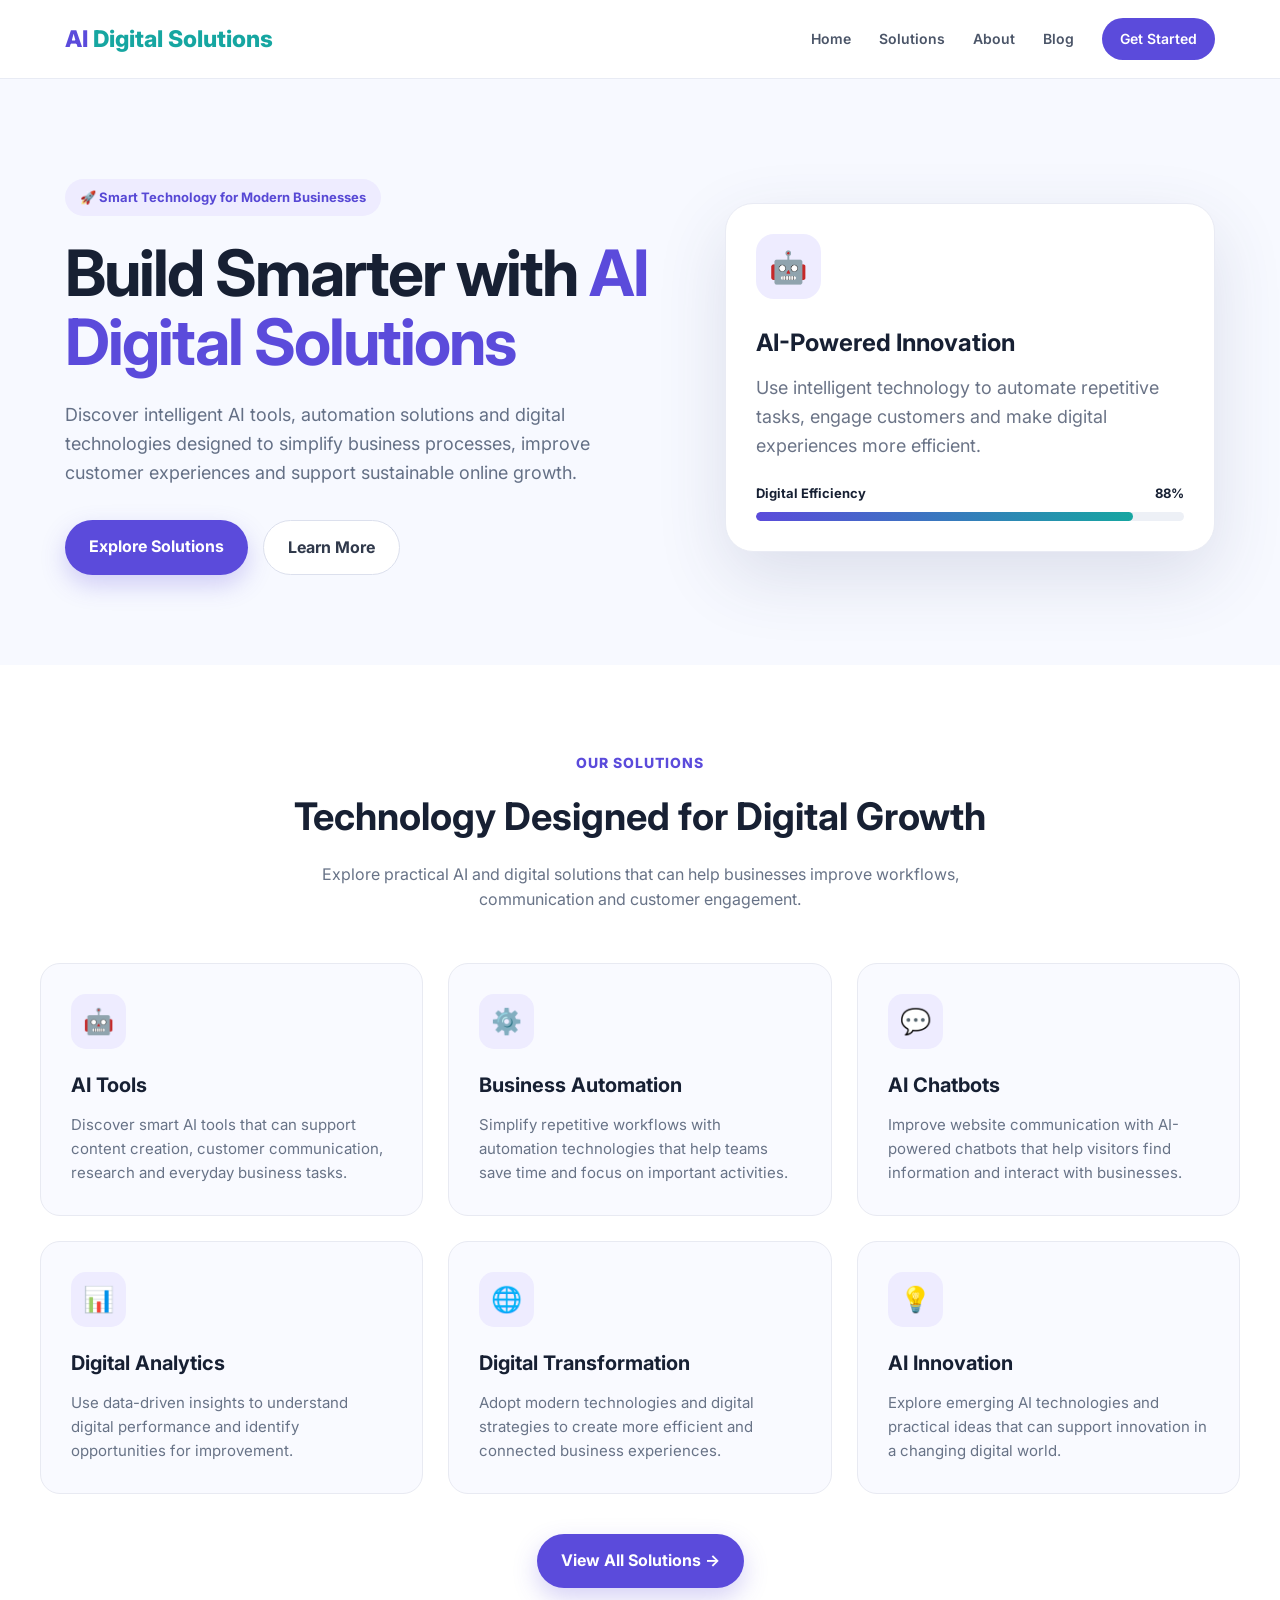
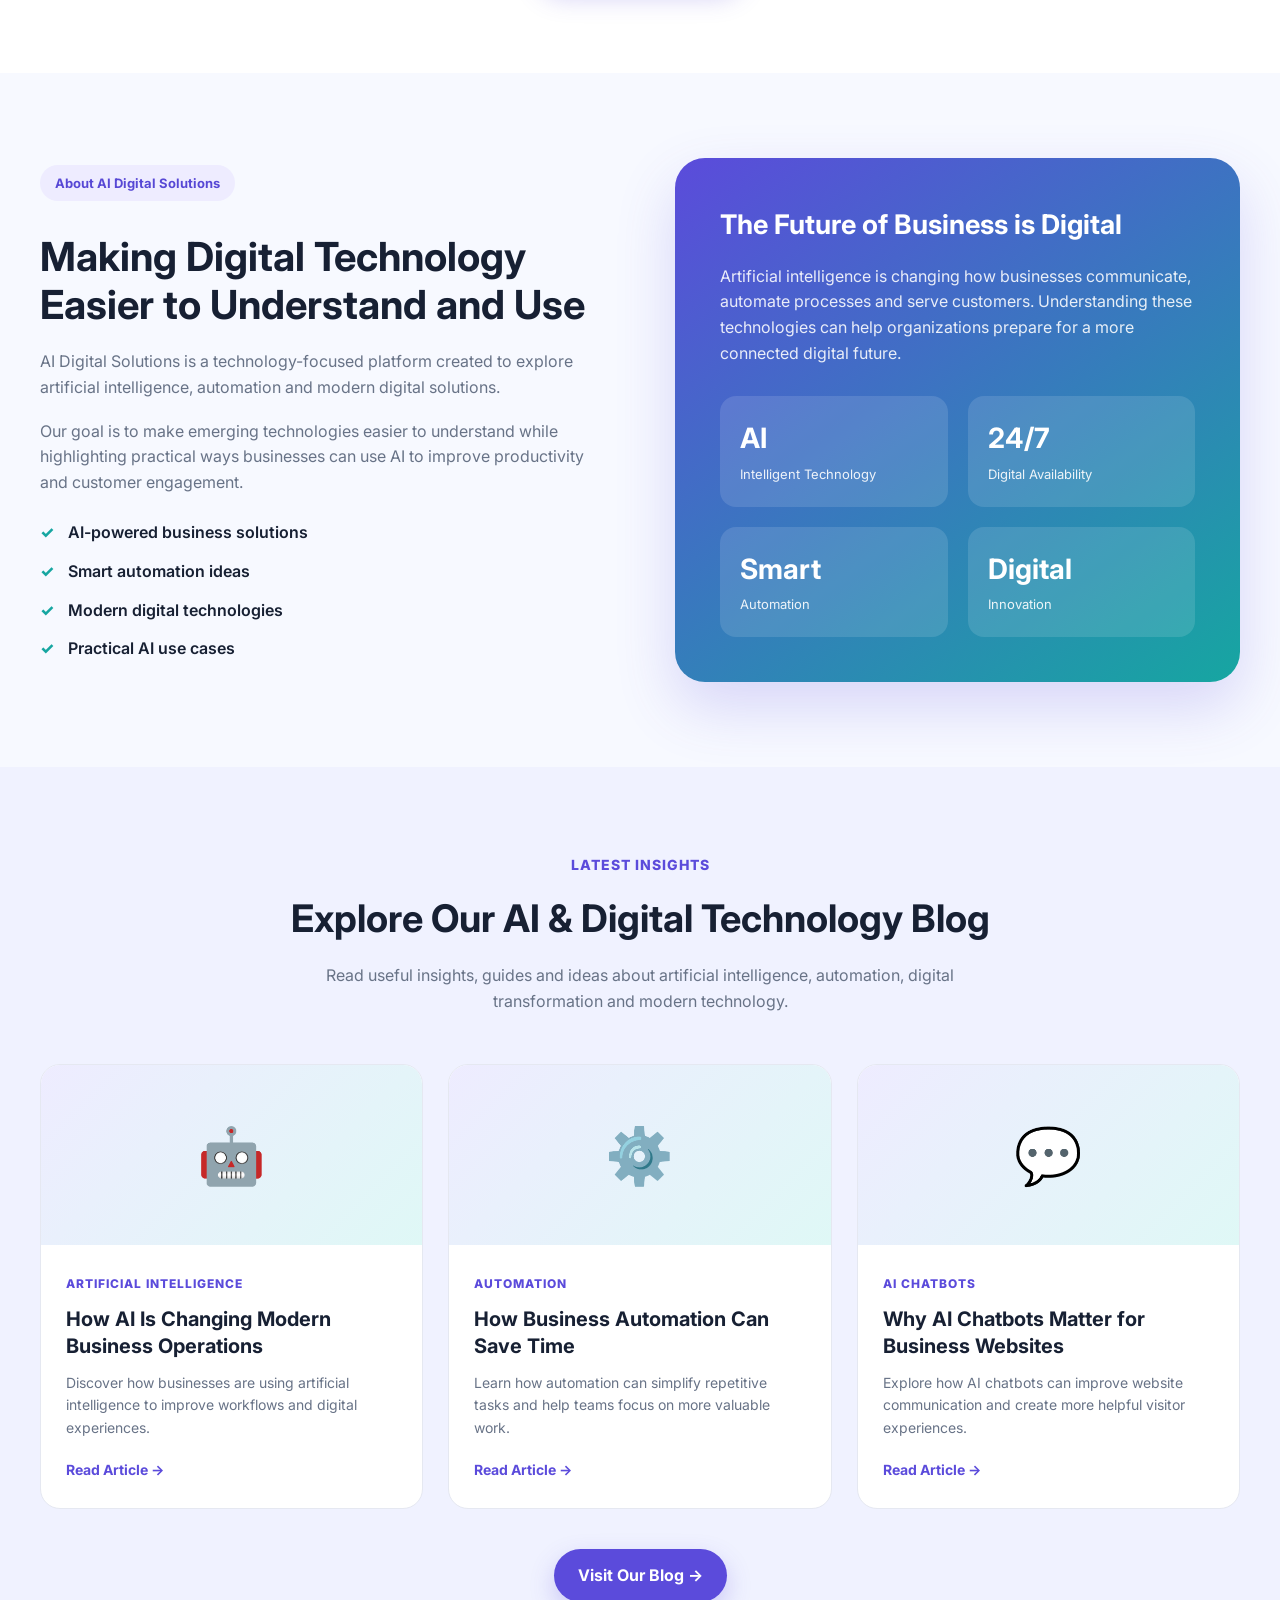
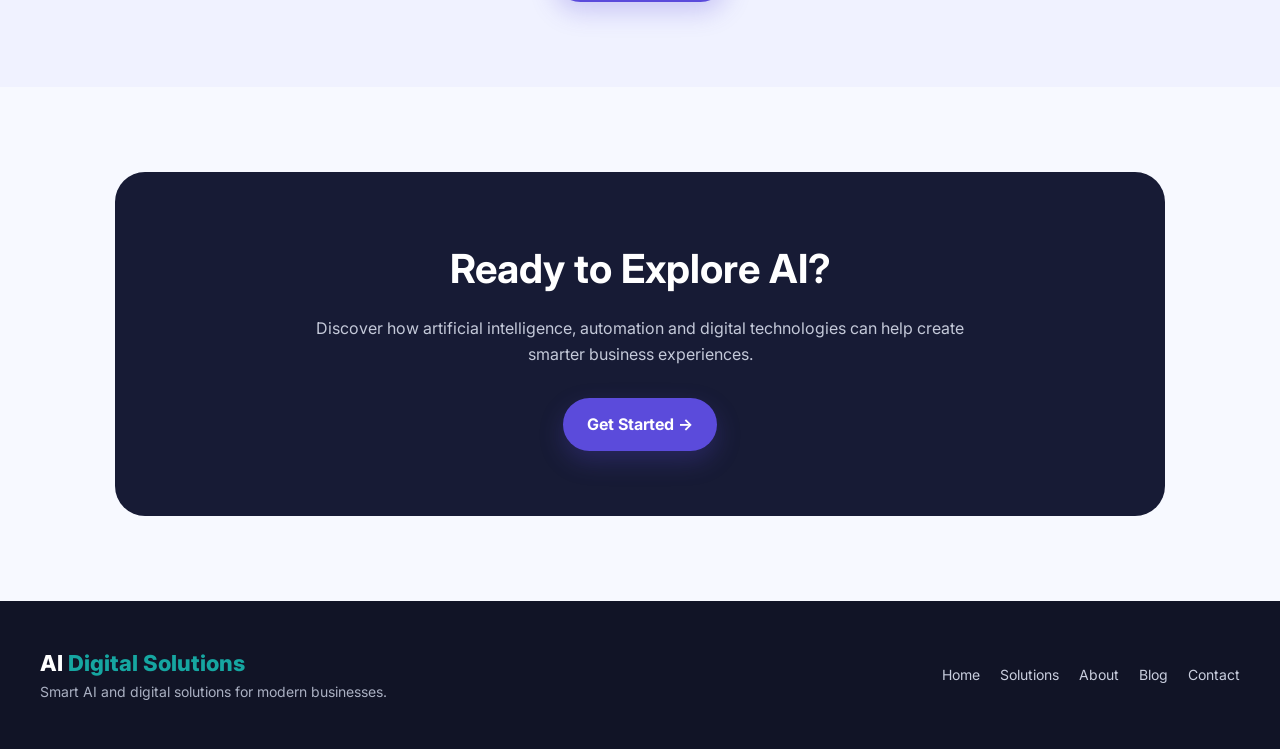
<file: index.html>
<!DOCTYPE html>
<html lang="en">

<head>

    <meta charset="UTF-8">

    <meta name="viewport" content="width=device-width, initial-scale=1.0">
<meta name="google-site-verification" content="googlea0cccf19293e3e19.html" />
    <meta name="description"
        content="AI Digital Solutions offers AI tools, automation, and digital solutions to improve business productivity, customer engagement, efficiency, and online growth.
">

    <meta name="keywords"
        content="AI Digital Solutions, AI tools, AI solutions, digital solutions, AI automation, business automation, AI technology, digital transformation">

    <meta name="author" content="AI Digital Solutions">

    <meta name="robots" content="index, follow">

    <!-- Replace this with your actual website URL -->
    <link rel="canonical" href="https://your-domain.com/">

    <title>AI Digital Solutions | Smart AI Tools & Digital Solutions</title>

    <!-- Google Font -->

    <link rel="preconnect" href="https://fonts.googleapis.com">

    <link rel="preconnect" href="https://fonts.gstatic.com" crossorigin>

    <link
        href="https://fonts.googleapis.com/css2?family=Inter:wght@400;500;600;700;800&display=swap"
        rel="stylesheet">


    <style>

        * {
            margin: 0;
            padding: 0;
            box-sizing: border-box;
        }


        html {
            scroll-behavior: smooth;
        }


        body {
            font-family: "Inter", sans-serif;
            background: #f7f9ff;
            color: #172033;
            line-height: 1.6;
        }


        a {
            text-decoration: none;
            color: inherit;
        }


        /* =========================
           NAVBAR
        ========================= */

        header {
            position: sticky;
            top: 0;
            z-index: 1000;

            background: rgba(255, 255, 255, 0.94);

            backdrop-filter: blur(12px);

            border-bottom: 1px solid #e8ebf4;
        }


        .navbar {
            max-width: 1200px;

            margin: auto;

            padding: 18px 25px;

            display: flex;

            justify-content: space-between;

            align-items: center;
        }


        .logo {
            font-size: 23px;

            font-weight: 800;

            color: #5b4bdb;
        }


        .logo span {
            color: #16a6a1;
        }


        nav {
            display: flex;

            gap: 28px;

            align-items: center;
        }


        nav a {
            font-size: 14px;

            font-weight: 600;

            color: #4b5568;

            transition: 0.3s;
        }


        nav a:hover {
            color: #5b4bdb;
        }


        .nav-button {
            background: #5b4bdb;

            color: white !important;

            padding: 10px 18px;

            border-radius: 25px;
        }


        .nav-button:hover {
            background: #4636c4;
        }


        /* =========================
           HERO
        ========================= */

        .hero {
            max-width: 1200px;

            margin: auto;

            padding: 100px 25px 90px;

            display: grid;

            grid-template-columns: 1.1fr 0.9fr;

            gap: 60px;

            align-items: center;
        }


        .badge {
            display: inline-block;

            padding: 8px 15px;

            background: #eeecff;

            color: #5748d5;

            border-radius: 30px;

            font-size: 13px;

            font-weight: 700;

            margin-bottom: 22px;
        }


        .hero h1 {
            font-size: clamp(40px, 5vw, 68px);

            line-height: 1.08;

            margin-bottom: 25px;

            letter-spacing: -2px;
        }


        .hero h1 span {
            color: #5b4bdb;
        }


        .hero p {
            max-width: 650px;

            font-size: 18px;

            color: #647086;

            margin-bottom: 32px;
        }


        .hero-buttons {
            display: flex;

            gap: 15px;

            flex-wrap: wrap;
        }


        .primary-btn,
        .secondary-btn {
            display: inline-block;

            padding: 14px 24px;

            border-radius: 30px;

            font-weight: 700;

            transition: 0.3s;
        }


        .primary-btn {
            background: #5b4bdb;

            color: white;

            box-shadow:
                0 10px 25px rgba(91, 75, 219, 0.25);
        }


        .primary-btn:hover {
            transform: translateY(-3px);

            background: #4636c4;
        }


        .secondary-btn {
            border: 1px solid #dce0ed;

            background: white;

            color: #30394b;
        }


        .secondary-btn:hover {
            transform: translateY(-3px);

            border-color: #5b4bdb;

            color: #5b4bdb;
        }


        /* =========================
           HERO CARD
        ========================= */

        .hero-visual {
            position: relative;
        }


        .ai-card {
            background: white;

            border-radius: 28px;

            padding: 30px;

            box-shadow:
                0 25px 70px rgba(55, 65, 110, 0.14);

            border: 1px solid #e9ebf4;
        }


        .ai-icon {
            width: 65px;

            height: 65px;

            border-radius: 18px;

            background: #eeecff;

            display: flex;

            justify-content: center;

            align-items: center;

            font-size: 31px;

            margin-bottom: 25px;
        }


        .ai-card h3 {
            font-size: 24px;

            margin-bottom: 12px;
        }


        .ai-card p {
            color: #6b7487;

            margin-bottom: 22px;
        }


        .progress-box {
            margin-top: 20px;
        }


        .progress-title {
            display: flex;

            justify-content: space-between;

            margin-bottom: 8px;

            font-size: 13px;

            font-weight: 700;
        }


        .progress {
            height: 9px;

            background: #edf0f6;

            border-radius: 20px;

            overflow: hidden;
        }


        .progress div {
            width: 88%;

            height: 100%;

            background:
                linear-gradient(90deg, #5b4bdb, #16a6a1);

            border-radius: 20px;
        }


        /* =========================
           GENERAL SECTION
        ========================= */

        section {
            padding: 85px 25px;
        }


        .container {
            max-width: 1200px;

            margin: auto;
        }


        .section-heading {
            text-align: center;

            max-width: 720px;

            margin: 0 auto 50px;
        }


        .section-heading span {
            color: #5b4bdb;

            font-size: 14px;

            font-weight: 800;

            text-transform: uppercase;

            letter-spacing: 1px;
        }


        .section-heading h2 {
            font-size: 38px;

            margin: 10px 0 15px;
        }


        .section-heading p {
            color: #687387;
        }


        /* =========================
           SOLUTIONS
        ========================= */

        .solutions {
            background: white;
        }


        .cards {
            display: grid;

            grid-template-columns: repeat(3, 1fr);

            gap: 25px;
        }


        .card {
            padding: 30px;

            border-radius: 20px;

            background: #f9faff;

            border: 1px solid #e8eaf2;

            transition: 0.3s;
        }


        .card:hover {
            transform: translateY(-7px);

            box-shadow:
                0 18px 40px rgba(50, 60, 100, 0.1);
        }


        .card-icon {
            width: 55px;

            height: 55px;

            display: flex;

            justify-content: center;

            align-items: center;

            border-radius: 15px;

            background: #eeecff;

            font-size: 25px;

            margin-bottom: 20px;
        }


        .card h3 {
            font-size: 20px;

            margin-bottom: 12px;
        }


        .card p {
            color: #687387;

            font-size: 15px;
        }


        /* =========================
           ABOUT
        ========================= */

        .about {
            display: grid;

            grid-template-columns: 1fr 1fr;

            gap: 70px;

            align-items: center;
        }


        .about-content h2 {
            font-size: 40px;

            line-height: 1.2;

            margin: 10px 0 20px;
        }


        .about-content p {
            color: #687387;

            margin-bottom: 18px;
        }


        .check-list {
            list-style: none;

            margin-top: 25px;
        }


        .check-list li {
            margin-bottom: 13px;

            font-weight: 600;
        }


        .check-list li::before {
            content: "✓";

            color: #16a6a1;

            font-weight: 800;

            margin-right: 10px;
        }


        .about-box {
            background:
                linear-gradient(145deg, #5b4bdb, #16a6a1);

            color: white;

            padding: 45px;

            border-radius: 30px;

            box-shadow:
                0 25px 60px rgba(91, 75, 219, 0.2);
        }


        .about-box h3 {
            font-size: 27px;

            margin-bottom: 18px;
        }


        .about-box p {
            color: rgba(255, 255, 255, 0.88);
        }


        .stats {
            display: grid;

            grid-template-columns: repeat(2, 1fr);

            gap: 20px;

            margin-top: 30px;
        }


        .stat {
            background: rgba(255, 255, 255, 0.12);

            padding: 20px;

            border-radius: 16px;
        }


        .stat strong {
            display: block;

            font-size: 28px;
        }


        .stat span {
            font-size: 13px;

            opacity: 0.9;
        }


        /* =========================
           BLOG PREVIEW
        ========================= */

        .blog-preview {
            background: #f0f2ff;
        }


        .blog-grid {
            display: grid;

            grid-template-columns: repeat(3, 1fr);

            gap: 25px;
        }


        .blog-card {
            background: white;

            border-radius: 20px;

            overflow: hidden;

            border: 1px solid #e5e8f1;

            transition: 0.3s;
        }


        .blog-card:hover {
            transform: translateY(-7px);

            box-shadow:
                0 18px 40px rgba(50, 60, 100, 0.12);
        }


        .blog-image {
            height: 180px;

            display: flex;

            justify-content: center;

            align-items: center;

            background:
                linear-gradient(135deg, #eeecff, #dff8f6);

            font-size: 55px;
        }


        .blog-content {
            padding: 25px;
        }


        .blog-category {
            color: #5b4bdb;

            font-size: 12px;

            font-weight: 800;

            text-transform: uppercase;

            letter-spacing: 1px;
        }


        .blog-content h3 {
            font-size: 20px;

            line-height: 1.35;

            margin: 10px 0 12px;
        }


        .blog-content p {
            color: #687387;

            font-size: 14px;

            margin-bottom: 18px;
        }


        .read-more {
            color: #5b4bdb;

            font-size: 14px;

            font-weight: 700;
        }


        .blog-button {
            text-align: center;

            margin-top: 40px;
        }


        /* =========================
           CTA
        ========================= */

        .cta {
            max-width: 1050px;

            margin: 0 auto;

            padding: 65px 35px;

            text-align: center;

            border-radius: 30px;

            background: #171b35;

            color: white;
        }


        .cta h2 {
            font-size: 40px;

            margin-bottom: 15px;
        }


        .cta p {
            color: #c4c9d9;

            max-width: 650px;

            margin: 0 auto 30px;
        }


        /* =========================
           FOOTER
        ========================= */

        footer {
            background: #111426;

            color: white;

            padding: 45px 25px;
        }


        .footer-content {
            max-width: 1200px;

            margin: auto;

            display: flex;

            justify-content: space-between;

            gap: 30px;

            align-items: center;
        }


        .footer-logo {
            font-size: 22px;

            font-weight: 800;
        }


        .footer-logo span {
            color: #16a6a1;
        }


        .footer-text {
            color: #aab0c2;

            font-size: 14px;
        }


        .footer-links {
            display: flex;

            gap: 20px;
        }


        .footer-links a {
            color: #c9cede;

            font-size: 14px;
        }


        .footer-links a:hover {
            color: white;
        }


        /* =========================
           RESPONSIVE
        ========================= */

        @media (max-width: 900px) {

            nav {
                gap: 15px;
            }


            .hero {
                grid-template-columns: 1fr;

                padding-top: 70px;
            }


            .cards,
            .blog-grid {
                grid-template-columns: repeat(2, 1fr);
            }


            .about {
                grid-template-columns: 1fr;
            }

        }


        @media (max-width: 650px) {

            .navbar {
                flex-direction: column;

                gap: 15px;
            }


            nav {
                flex-wrap: wrap;

                justify-content: center;
            }


            .hero {
                text-align: center;
            }


            .hero p {
                margin-left: auto;

                margin-right: auto;
            }


            .hero-buttons {
                justify-content: center;
            }


            .cards,
            .blog-grid {
                grid-template-columns: 1fr;
            }


            .section-heading h2,
            .about-content h2,
            .cta h2 {
                font-size: 30px;
            }


            .footer-content {
                flex-direction: column;

                text-align: center;
            }


            .footer-links {
                flex-wrap: wrap;

                justify-content: center;
            }

        }

    </style>


    <!-- WebSite Schema -->

    <script type="application/ld+json">

    {
        "@context": "https://schema.org",
        "@type": "WebSite",
        "name": "AI Digital Solutions",
        "url": "https://your-domain.com/",
        "description": "AI-powered digital solutions, automation tools and innovative technologies for modern businesses."
    }

    </script>

</head>


<body>


    <!-- =========================
         HEADER
    ========================= -->

    <header>

        <div class="navbar">

            <a href="index.html" class="logo">
                AI <span>Digital Solutions</span>
            </a>


            <nav>

                <a href="index.html">
                    Home
                </a>

                <a href="solutions.html">
                    Solutions
                </a>

                <a href="about.html">
                    About
                </a>

                <a href="blog.html">
                    Blog
                </a>

                <a href="contact.html" class="nav-button">
                    Get Started
                </a>

            </nav>

        </div>

    </header>


    <!-- =========================
         HERO
    ========================= -->

    <main>

        <section class="hero" id="home">

            <div class="hero-content">

                <span class="badge">
                    🚀 Smart Technology for Modern Businesses
                </span>


                <h1>
                    Build Smarter with
                    <span>AI Digital Solutions</span>
                </h1>


                <p>
                    Discover intelligent AI tools, automation solutions and
                    digital technologies designed to simplify business processes,
                    improve customer experiences and support sustainable online growth.
                </p>


                <div class="hero-buttons">

                    <a href="solutions.html" class="primary-btn">
                        Explore Solutions
                    </a>


                    <a href="about.html" class="secondary-btn">
                        Learn More
                    </a>

                </div>

            </div>


            <div class="hero-visual">

                <div class="ai-card">

                    <div class="ai-icon">
                        🤖
                    </div>


                    <h3>
                        AI-Powered Innovation
                    </h3>


                    <p>
                        Use intelligent technology to automate repetitive tasks,
                        engage customers and make digital experiences more efficient.
                    </p>


                    <div class="progress-box">

                        <div class="progress-title">

                            <span>
                                Digital Efficiency
                            </span>

                            <span>
                                88%
                            </span>

                        </div>


                        <div class="progress">

                            <div></div>

                        </div>

                    </div>

                </div>

            </div>

        </section>


        <!-- =========================
             SOLUTIONS
        ========================= -->

        <section class="solutions" id="solutions">

            <div class="container">

                <div class="section-heading">

                    <span>
                        Our Solutions
                    </span>


                    <h2>
                        Technology Designed for Digital Growth
                    </h2>


                    <p>
                        Explore practical AI and digital solutions that can help
                        businesses improve workflows, communication and customer engagement.
                    </p>

                </div>


                <div class="cards">


                    <article class="card">

                        <div class="card-icon">
                            🤖
                        </div>

                        <h3>
                            AI Tools
                        </h3>

                        <p>
                            Discover smart AI tools that can support content creation,
                            customer communication, research and everyday business tasks.
                        </p>

                    </article>


                    <article class="card">

                        <div class="card-icon">
                            ⚙️
                        </div>

                        <h3>
                            Business Automation
                        </h3>

                        <p>
                            Simplify repetitive workflows with automation technologies
                            that help teams save time and focus on important activities.
                        </p>

                    </article>


                    <article class="card">

                        <div class="card-icon">
                            💬
                        </div>

                        <h3>
                            AI Chatbots
                        </h3>

                        <p>
                            Improve website communication with AI-powered chatbots
                            that help visitors find information and interact with businesses.
                        </p>

                    </article>


                    <article class="card">

                        <div class="card-icon">
                            📊
                        </div>

                        <h3>
                            Digital Analytics
                        </h3>

                        <p>
                            Use data-driven insights to understand digital performance
                            and identify opportunities for improvement.
                        </p>

                    </article>


                    <article class="card">

                        <div class="card-icon">
                            🌐
                        </div>

                        <h3>
                            Digital Transformation
                        </h3>

                        <p>
                            Adopt modern technologies and digital strategies to create
                            more efficient and connected business experiences.
                        </p>

                    </article>


                    <article class="card">

                        <div class="card-icon">
                            💡
                        </div>

                        <h3>
                            AI Innovation
                        </h3>

                        <p>
                            Explore emerging AI technologies and practical ideas
                            that can support innovation in a changing digital world.
                        </p>

                    </article>

                </div>


                <div class="blog-button">

                    <a href="solutions.html" class="primary-btn">
                        View All Solutions →
                    </a>

                </div>

            </div>

        </section>


        <!-- =========================
             ABOUT
        ========================= -->

        <section id="about">

            <div class="container">

                <div class="about">


                    <div class="about-content">

                        <span class="badge">
                            About AI Digital Solutions
                        </span>


                        <h2>
                            Making Digital Technology Easier to Understand and Use
                        </h2>


                        <p>
                            AI Digital Solutions is a technology-focused platform
                            created to explore artificial intelligence, automation
                            and modern digital solutions.
                        </p>


                        <p>
                            Our goal is to make emerging technologies easier to
                            understand while highlighting practical ways businesses
                            can use AI to improve productivity and customer engagement.
                        </p>


                        <ul class="check-list">

                            <li>
                                AI-powered business solutions
                            </li>

                            <li>
                                Smart automation ideas
                            </li>

                            <li>
                                Modern digital technologies
                            </li>

                            <li>
                                Practical AI use cases
                            </li>

                        </ul>

                    </div>


                    <div class="about-box">

                        <h3>
                            The Future of Business is Digital
                        </h3>


                        <p>
                            Artificial intelligence is changing how businesses
                            communicate, automate processes and serve customers.
                            Understanding these technologies can help organizations
                            prepare for a more connected digital future.
                        </p>


                        <div class="stats">

                            <div class="stat">

                                <strong>
                                    AI
                                </strong>

                                <span>
                                    Intelligent Technology
                                </span>

                            </div>


                            <div class="stat">

                                <strong>
                                    24/7
                                </strong>

                                <span>
                                    Digital Availability
                                </span>

                            </div>


                            <div class="stat">

                                <strong>
                                    Smart
                                </strong>

                                <span>
                                    Automation
                                </span>

                            </div>


                            <div class="stat">

                                <strong>
                                    Digital
                                </strong>

                                <span>
                                    Innovation
                                </span>

                            </div>

                        </div>

                    </div>

                </div>

            </div>

        </section>


        <!-- =========================
             BLOG PREVIEW
        ========================= -->

        <section class="blog-preview">

            <div class="container">

                <div class="section-heading">

                    <span>
                        Latest Insights
                    </span>


                    <h2>
                        Explore Our AI & Digital Technology Blog
                    </h2>


                    <p>
                        Read useful insights, guides and ideas about artificial
                        intelligence, automation, digital transformation and modern technology.
                    </p>

                </div>


                <div class="blog-grid">


                    <!-- BLOG 1 -->

                    <article class="blog-card">

                        <div class="blog-image">
                            🤖
                        </div>


                        <div class="blog-content">

                            <span class="blog-category">
                                Artificial Intelligence
                            </span>


                            <h3>
                                How AI Is Changing Modern Business Operations
                            </h3>


                            <p>
                                Discover how businesses are using artificial
                                intelligence to improve workflows and digital experiences.
                            </p>


                            <a href="blog.html" class="read-more">
                                Read Article →
                            </a>

                        </div>

                    </article>


                    <!-- BLOG 2 -->

                    <article class="blog-card">

                        <div class="blog-image">
                            ⚙️
                        </div>


                        <div class="blog-content">

                            <span class="blog-category">
                                Automation
                            </span>


                            <h3>
                                How Business Automation Can Save Time
                            </h3>


                            <p>
                                Learn how automation can simplify repetitive
                                tasks and help teams focus on more valuable work.
                            </p>


                            <a href="blog.html" class="read-more">
                                Read Article →
                            </a>

                        </div>

                    </article>


                    <!-- BLOG 3 -->

                    <article class="blog-card">

                        <div class="blog-image">
                            💬
                        </div>


                        <div class="blog-content">

                            <span class="blog-category">
                                AI Chatbots
                            </span>


                            <h3>
                                Why AI Chatbots Matter for Business Websites
                            </h3>


                            <p>
                                Explore how AI chatbots can improve website
                                communication and create more helpful visitor experiences.
                            </p>


                            <a href="blog.html" class="read-more">
                                Read Article →
                            </a>

                        </div>

                    </article>

                </div>


                <div class="blog-button">

                    <a href="blog.html" class="primary-btn">
                        Visit Our Blog →
                    </a>

                </div>

            </div>

        </section>


        <!-- =========================
             CTA
        ========================= -->

        <section id="contact">

            <div class="cta">

                <h2>
                    Ready to Explore AI?
                </h2>


                <p>
                    Discover how artificial intelligence, automation and digital
                    technologies can help create smarter business experiences.
                </p>


                <a href="contact.html" class="primary-btn">
                    Get Started →
                </a>

            </div>

        </section>

    </main>


    <!-- =========================
         FOOTER
    ========================= -->

    <footer>

        <div class="footer-content">


            <div>

                <div class="footer-logo">
                    AI <span>Digital Solutions</span>
                </div>


                <p class="footer-text">
                    Smart AI and digital solutions for modern businesses.
                </p>

            </div>


            <div class="footer-links">

                <a href="index.html">
                    Home
                </a>

                <a href="solutions.html">
                    Solutions
                </a>

                <a href="about.html">
                    About
                </a>

                <a href="blog.html">
                    Blog
                </a>

                <a href="contact.html">
                    Contact
                </a>

            </div>

        </div>

    </footer>


</body>

</html>
</file>
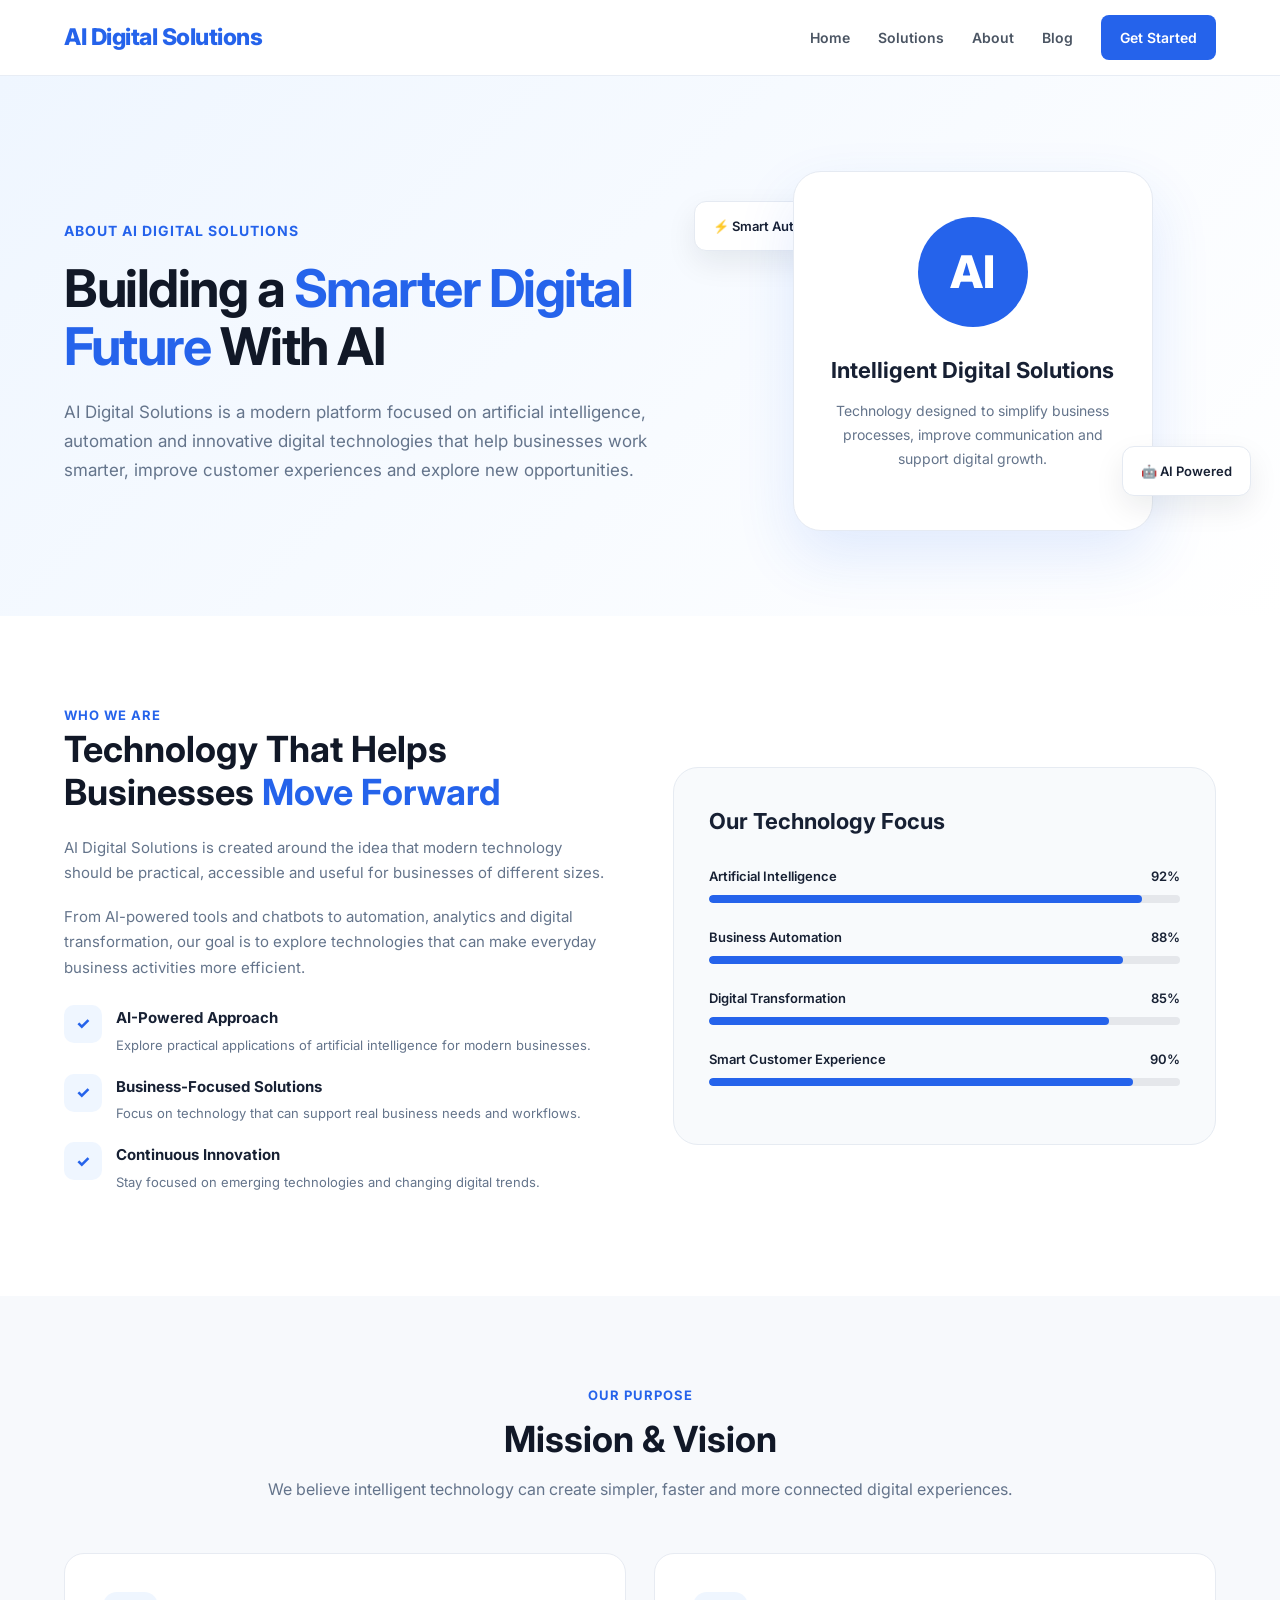
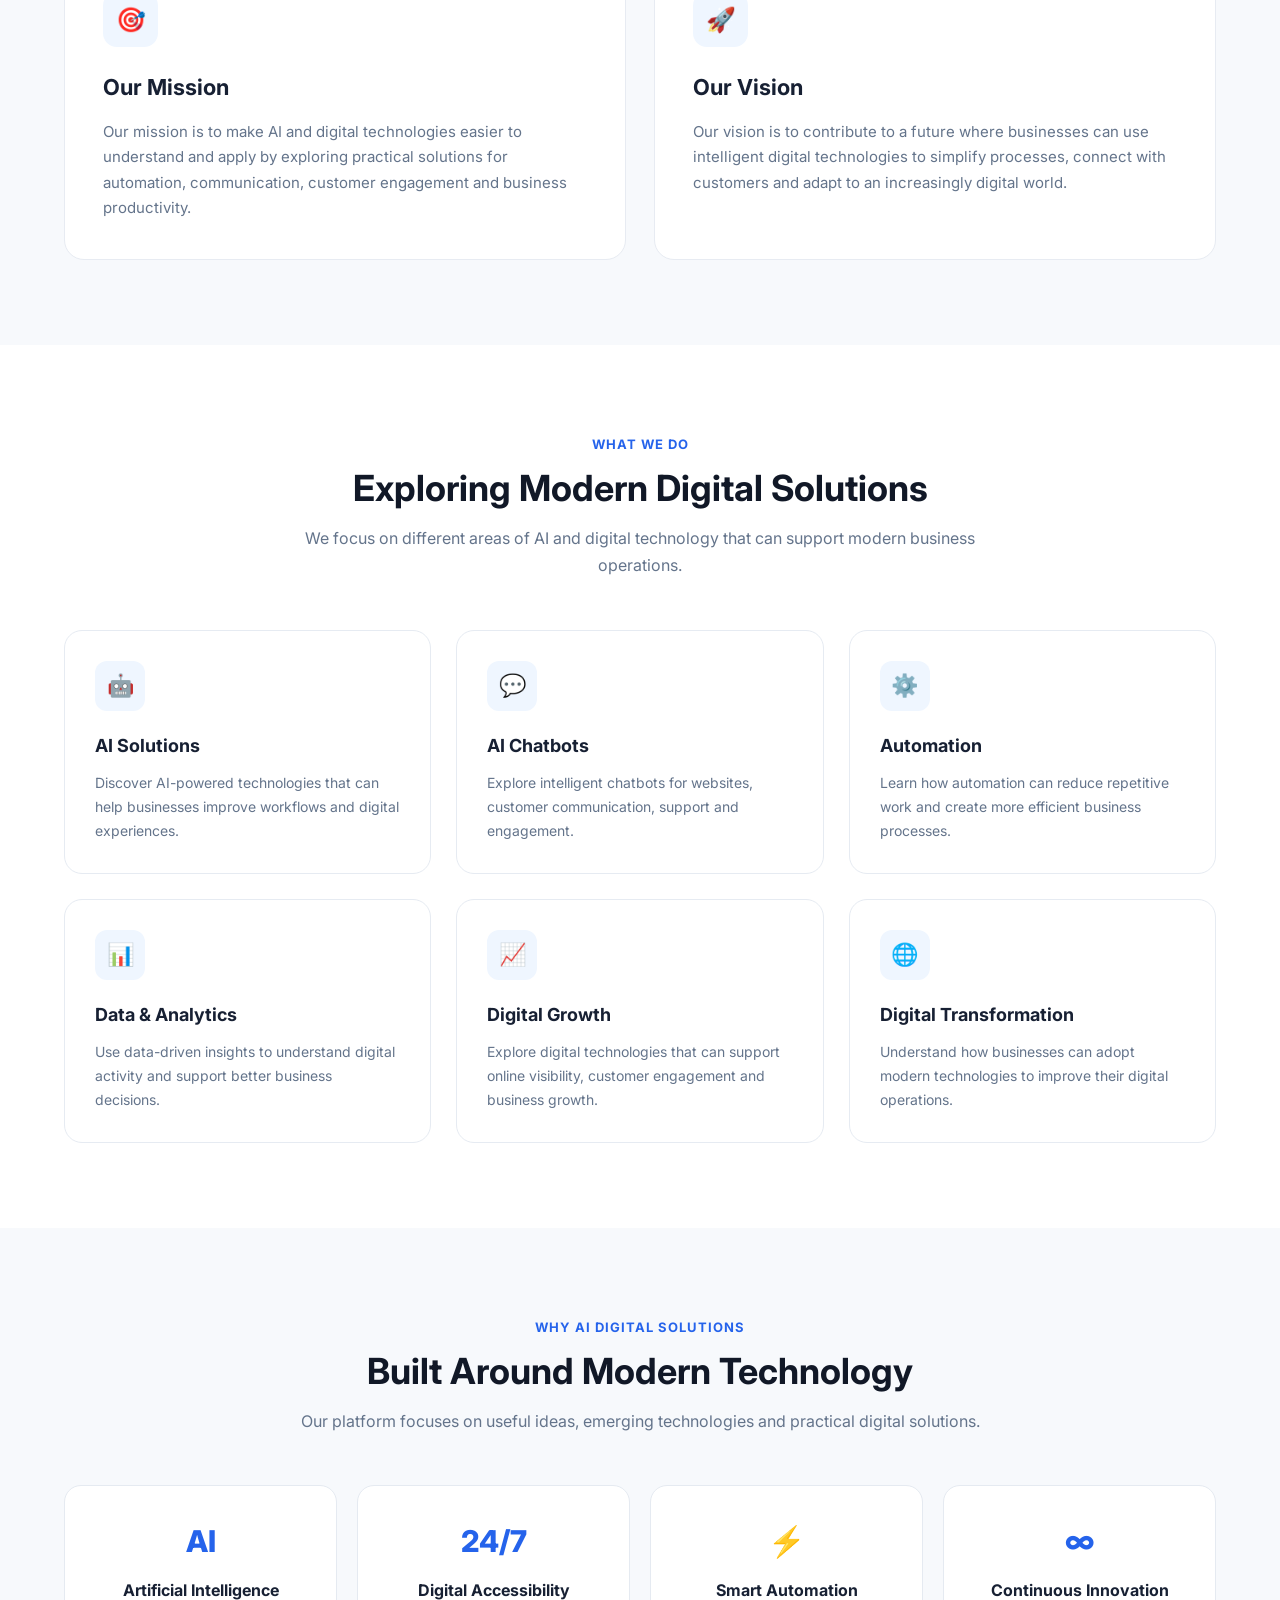
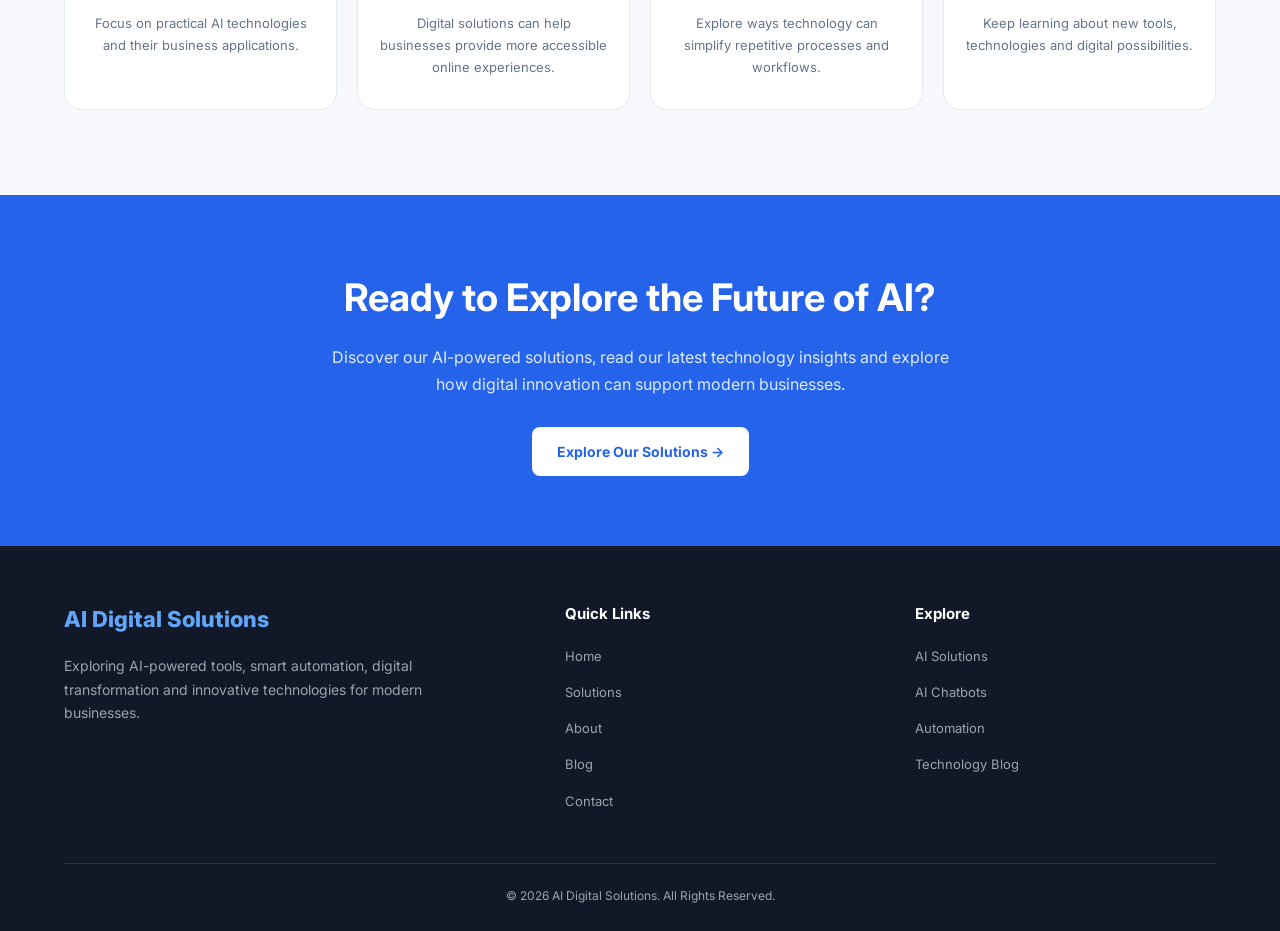
<file: about.html>
<!DOCTYPE html>
<html lang="en">
<head>
    <meta charset="UTF-8">
    <meta name="viewport" content="width=device-width, initial-scale=1.0">

    <title>About AI Digital Solutions | AI & Digital Technology</title>

    <meta name="description" content="Learn about AI Digital Solutions, a modern platform focused on AI-powered tools, automation, digital transformation, chatbots and smart business solutions.">

    <meta name="keywords" content="AI Digital Solutions, AI tools, AI automation, digital transformation, AI chatbot, business automation, artificial intelligence solutions">

    <meta name="author" content="AI Digital Solutions">

    <meta name="robots" content="index, follow">

    <link rel="canonical" href="https://your-domain.com/about.html">

    <link rel="preconnect" href="https://fonts.googleapis.com">
    <link rel="preconnect" href="https://fonts.gstatic.com" crossorigin>
    <link href="https://fonts.googleapis.com/css2?family=Inter:wght@400;500;600;700;800&display=swap" rel="stylesheet">

    <style>

        * {
            margin: 0;
            padding: 0;
            box-sizing: border-box;
        }

        html {
            scroll-behavior: smooth;
        }

        body {
            font-family: 'Inter', sans-serif;
            background: #f7f9fc;
            color: #172033;
            line-height: 1.7;
        }

        a {
            text-decoration: none;
        }

        .container {
            width: 90%;
            max-width: 1180px;
            margin: auto;
        }

        /* ================= NAVBAR ================= */

        header {
            background: rgba(255,255,255,0.96);
            border-bottom: 1px solid #e8edf5;
            position: sticky;
            top: 0;
            z-index: 1000;
            backdrop-filter: blur(10px);
        }

        .navbar {
            min-height: 75px;
            display: flex;
            align-items: center;
            justify-content: space-between;
        }

        .logo {
            font-size: 23px;
            font-weight: 800;
            color: #2563eb;
            letter-spacing: -0.5px;
        }

        nav {
            display: flex;
            align-items: center;
            gap: 28px;
        }

        nav a {
            color: #4b5563;
            font-size: 14px;
            font-weight: 600;
            transition: 0.3s;
        }

        nav a:hover {
            color: #2563eb;
        }

        .nav-button {
            background: #2563eb;
            color: white !important;
            padding: 11px 19px;
            border-radius: 8px;
        }

        .nav-button:hover {
            background: #1d4ed8;
        }

        /* ================= HERO ================= */

        .about-hero {
            padding: 95px 0 85px;
            background: linear-gradient(135deg, #eff6ff, #ffffff);
        }

        .about-hero-content {
            display: grid;
            grid-template-columns: 1.1fr 0.9fr;
            align-items: center;
            gap: 70px;
        }

        .hero-text span {
            color: #2563eb;
            font-size: 14px;
            font-weight: 700;
            text-transform: uppercase;
            letter-spacing: 1px;
        }

        .hero-text h1 {
            font-size: 52px;
            line-height: 1.12;
            margin: 15px 0 22px;
            color: #111827;
            letter-spacing: -1.5px;
        }

        .hero-text h1 strong {
            color: #2563eb;
        }

        .hero-text p {
            font-size: 17px;
            color: #64748b;
            max-width: 650px;
        }

        /* Hero Visual */

        .hero-visual {
            position: relative;
            display: flex;
            justify-content: center;
        }

        .ai-card {
            width: 360px;
            min-height: 360px;
            border-radius: 28px;
            background: white;
            border: 1px solid #e5eaf2;
            box-shadow: 0 25px 60px rgba(37, 99, 235, 0.12);
            padding: 35px;
            position: relative;
        }

        .ai-circle {
            width: 110px;
            height: 110px;
            border-radius: 50%;
            background: #2563eb;
            display: flex;
            align-items: center;
            justify-content: center;
            color: white;
            font-size: 45px;
            font-weight: 800;
            margin: 10px auto 25px;
        }

        .ai-card h3 {
            text-align: center;
            font-size: 22px;
            margin-bottom: 10px;
        }

        .ai-card p {
            text-align: center;
            color: #64748b;
            font-size: 14px;
        }

        .mini-box {
            position: absolute;
            background: white;
            border: 1px solid #e5eaf2;
            box-shadow: 0 12px 30px rgba(15,23,42,0.08);
            padding: 13px 18px;
            border-radius: 12px;
            font-size: 13px;
            font-weight: 600;
        }

        .mini-one {
            top: 30px;
            left: -35px;
        }

        .mini-two {
            bottom: 35px;
            right: -35px;
        }

        /* ================= SECTION ================= */

        section {
            padding: 85px 0;
        }

        .section-heading {
            text-align: center;
            max-width: 750px;
            margin: 0 auto 50px;
        }

        .section-heading span {
            color: #2563eb;
            font-size: 13px;
            font-weight: 700;
            text-transform: uppercase;
            letter-spacing: 1px;
        }

        .section-heading h2 {
            font-size: 36px;
            line-height: 1.2;
            margin: 10px 0 15px;
            color: #111827;
        }

        .section-heading p {
            color: #64748b;
            font-size: 16px;
        }

        /* ================= ABOUT ================= */

        .about-section {
            background: white;
        }

        .about-grid {
            display: grid;
            grid-template-columns: 1fr 1fr;
            gap: 65px;
            align-items: center;
        }

        .about-content h2 {
            font-size: 36px;
            line-height: 1.2;
            margin-bottom: 20px;
            color: #111827;
        }

        .about-content h2 span {
            color: #2563eb;
        }

        .about-content p {
            color: #64748b;
            margin-bottom: 18px;
            font-size: 15px;
        }

        .about-points {
            margin-top: 25px;
        }

        .point {
            display: flex;
            gap: 14px;
            margin-bottom: 18px;
        }

        .point-icon {
            min-width: 38px;
            height: 38px;
            border-radius: 10px;
            background: #eff6ff;
            color: #2563eb;
            display: flex;
            align-items: center;
            justify-content: center;
            font-weight: 800;
        }

        .point h4 {
            margin-bottom: 3px;
            font-size: 15px;
        }

        .point p {
            margin: 0;
            font-size: 13px;
        }

        /* About Visual */

        .about-visual {
            background: #f8fafc;
            border: 1px solid #e6ebf2;
            border-radius: 25px;
            padding: 35px;
        }

        .about-visual h3 {
            font-size: 22px;
            margin-bottom: 25px;
        }

        .progress-item {
            margin-bottom: 23px;
        }

        .progress-title {
            display: flex;
            justify-content: space-between;
            font-size: 13px;
            font-weight: 600;
            margin-bottom: 8px;
        }

        .progress-bar {
            height: 8px;
            background: #e5e7eb;
            border-radius: 20px;
            overflow: hidden;
        }

        .progress-fill {
            height: 100%;
            background: #2563eb;
            border-radius: 20px;
        }

        .fill-one {
            width: 92%;
        }

        .fill-two {
            width: 88%;
        }

        .fill-three {
            width: 85%;
        }

        .fill-four {
            width: 90%;
        }

        /* ================= MISSION VISION ================= */

        .mission-section {
            background: #f7f9fc;
        }

        .mission-grid {
            display: grid;
            grid-template-columns: 1fr 1fr;
            gap: 28px;
        }

        .mission-card {
            background: white;
            border: 1px solid #e7ebf2;
            padding: 38px;
            border-radius: 20px;
            transition: 0.3s;
        }

        .mission-card:hover {
            transform: translateY(-5px);
            box-shadow: 0 18px 40px rgba(15,23,42,0.08);
        }

        .mission-icon {
            width: 55px;
            height: 55px;
            border-radius: 14px;
            background: #eff6ff;
            color: #2563eb;
            display: flex;
            align-items: center;
            justify-content: center;
            font-size: 24px;
            margin-bottom: 22px;
        }

        .mission-card h3 {
            font-size: 22px;
            margin-bottom: 12px;
        }

        .mission-card p {
            color: #64748b;
            font-size: 15px;
        }

        /* ================= WHAT WE DO ================= */

        .what-we-do {
            background: white;
        }

        .work-grid {
            display: grid;
            grid-template-columns: repeat(3, 1fr);
            gap: 25px;
        }

        .work-card {
            padding: 30px;
            border: 1px solid #e6ebf2;
            border-radius: 18px;
            background: #fff;
            transition: 0.3s;
        }

        .work-card:hover {
            transform: translateY(-6px);
            box-shadow: 0 18px 40px rgba(37,99,235,0.09);
        }

        .work-icon {
            width: 50px;
            height: 50px;
            border-radius: 12px;
            background: #eff6ff;
            color: #2563eb;
            display: flex;
            align-items: center;
            justify-content: center;
            font-size: 22px;
            margin-bottom: 20px;
        }

        .work-card h3 {
            font-size: 18px;
            margin-bottom: 10px;
        }

        .work-card p {
            color: #64748b;
            font-size: 14px;
        }

        /* ================= WHY US ================= */

        .why-section {
            background: #f7f9fc;
        }

        .why-grid {
            display: grid;
            grid-template-columns: repeat(4, 1fr);
            gap: 20px;
        }

        .why-card {
            background: white;
            padding: 30px 22px;
            border-radius: 17px;
            border: 1px solid #e5eaf1;
            text-align: center;
        }

        .why-number {
            font-size: 30px;
            font-weight: 800;
            color: #2563eb;
            margin-bottom: 10px;
        }

        .why-card h3 {
            font-size: 16px;
            margin-bottom: 8px;
        }

        .why-card p {
            color: #64748b;
            font-size: 13px;
        }

        /* ================= CTA ================= */

        .cta-section {
            background: #2563eb;
            padding: 70px 0;
        }

        .cta-content {
            text-align: center;
            color: white;
        }

        .cta-content h2 {
            font-size: 38px;
            margin-bottom: 15px;
        }

        .cta-content p {
            max-width: 650px;
            margin: 0 auto 28px;
            color: #dbeafe;
        }

        .cta-button {
            display: inline-block;
            background: white;
            color: #2563eb;
            padding: 13px 25px;
            border-radius: 8px;
            font-weight: 700;
            font-size: 14px;
            transition: 0.3s;
        }

        .cta-button:hover {
            transform: translateY(-2px);
            box-shadow: 0 10px 25px rgba(0,0,0,0.15);
        }

        /* ================= FOOTER ================= */

        footer {
            background: #111827;
            color: white;
            padding: 55px 0 25px;
        }

        .footer-grid {
            display: grid;
            grid-template-columns: 1.5fr 1fr 1fr;
            gap: 50px;
            margin-bottom: 40px;
        }

        .footer-logo {
            font-size: 22px;
            font-weight: 800;
            color: #60a5fa;
            margin-bottom: 15px;
        }

        .footer-about {
            color: #9ca3af;
            font-size: 14px;
            max-width: 400px;
        }

        footer h4 {
            margin-bottom: 15px;
            font-size: 15px;
        }

        footer ul {
            list-style: none;
        }

        footer li {
            margin-bottom: 9px;
        }

        footer a {
            color: #9ca3af;
            font-size: 13px;
        }

        footer a:hover {
            color: white;
        }

        .copyright {
            border-top: 1px solid #273244;
            padding-top: 22px;
            text-align: center;
            color: #9ca3af;
            font-size: 12px;
        }

        /* ================= RESPONSIVE ================= */

        @media (max-width: 900px) {

            .about-hero-content,
            .about-grid {
                grid-template-columns: 1fr;
            }

            .hero-text {
                text-align: center;
            }

            .hero-text p {
                margin: auto;
            }

            .hero-visual {
                margin-top: 20px;
            }

            .work-grid {
                grid-template-columns: 1fr 1fr;
            }

            .why-grid {
                grid-template-columns: 1fr 1fr;
            }

            .footer-grid {
                grid-template-columns: 1fr 1fr;
            }
        }

        @media (max-width: 650px) {

            nav {
                gap: 12px;
            }

            nav a {
                font-size: 12px;
            }

            .nav-button {
                padding: 8px 12px;
            }

            .hero-text h1 {
                font-size: 38px;
            }

            .section-heading h2,
            .about-content h2 {
                font-size: 29px;
            }

            .mission-grid,
            .work-grid,
            .why-grid,
            .footer-grid {
                grid-template-columns: 1fr;
            }

            .ai-card {
                width: 100%;
                max-width: 340px;
            }

            .mini-one {
                left: -5px;
            }

            .mini-two {
                right: -5px;
            }
        }

    </style>
</head>

<body>

    <!-- ================= NAVBAR ================= -->

    <header>
        <div class="container navbar">

            <a href="index.html" class="logo">
                AI Digital Solutions
            </a>

            <nav>
                <a href="index.html">Home</a>
                <a href="solutions.html">Solutions</a>
                <a href="about.html">About</a>
                <a href="blog.html">Blog</a>
                <a href="contact.html" class="nav-button">Get Started</a>
            </nav>

        </div>
    </header>


    <!-- ================= HERO ================= -->

    <section class="about-hero">

        <div class="container about-hero-content">

            <div class="hero-text">

                <span>About AI Digital Solutions</span>

                <h1>
                    Building a <strong>Smarter Digital Future</strong> With AI
                </h1>

                <p>
                    AI Digital Solutions is a modern platform focused on
                    artificial intelligence, automation and innovative digital
                    technologies that help businesses work smarter, improve
                    customer experiences and explore new opportunities.
                </p>

            </div>


            <div class="hero-visual">

                <div class="mini-box mini-one">
                    ⚡ Smart Automation
                </div>

                <div class="ai-card">

                    <div class="ai-circle">
                        AI
                    </div>

                    <h3>
                        Intelligent Digital Solutions
                    </h3>

                    <p>
                        Technology designed to simplify business processes,
                        improve communication and support digital growth.
                    </p>

                </div>

                <div class="mini-box mini-two">
                    🤖 AI Powered
                </div>

            </div>

        </div>

    </section>


    <!-- ================= ABOUT US ================= -->

    <section class="about-section">

        <div class="container">

            <div class="about-grid">

                <div class="about-content">

                    <span style="color:#2563eb;font-size:13px;font-weight:700;text-transform:uppercase;letter-spacing:1px;">
                        Who We Are
                    </span>

                    <h2>
                        Technology That Helps Businesses
                        <span>Move Forward</span>
                    </h2>

                    <p>
                        AI Digital Solutions is created around the idea that
                        modern technology should be practical, accessible and
                        useful for businesses of different sizes.
                    </p>

                    <p>
                        From AI-powered tools and chatbots to automation,
                        analytics and digital transformation, our goal is to
                        explore technologies that can make everyday business
                        activities more efficient.
                    </p>

                    <div class="about-points">

                        <div class="point">

                            <div class="point-icon">✓</div>

                            <div>
                                <h4>AI-Powered Approach</h4>
                                <p>
                                    Explore practical applications of artificial
                                    intelligence for modern businesses.
                                </p>
                            </div>

                        </div>


                        <div class="point">

                            <div class="point-icon">✓</div>

                            <div>
                                <h4>Business-Focused Solutions</h4>
                                <p>
                                    Focus on technology that can support real
                                    business needs and workflows.
                                </p>
                            </div>

                        </div>


                        <div class="point">

                            <div class="point-icon">✓</div>

                            <div>
                                <h4>Continuous Innovation</h4>
                                <p>
                                    Stay focused on emerging technologies and
                                    changing digital trends.
                                </p>
                            </div>

                        </div>

                    </div>

                </div>


                <div class="about-visual">

                    <h3>Our Technology Focus</h3>

                    <div class="progress-item">

                        <div class="progress-title">
                            <span>Artificial Intelligence</span>
                            <span>92%</span>
                        </div>

                        <div class="progress-bar">
                            <div class="progress-fill fill-one"></div>
                        </div>

                    </div>


                    <div class="progress-item">

                        <div class="progress-title">
                            <span>Business Automation</span>
                            <span>88%</span>
                        </div>

                        <div class="progress-bar">
                            <div class="progress-fill fill-two"></div>
                        </div>

                    </div>


                    <div class="progress-item">

                        <div class="progress-title">
                            <span>Digital Transformation</span>
                            <span>85%</span>
                        </div>

                        <div class="progress-bar">
                            <div class="progress-fill fill-three"></div>
                        </div>

                    </div>


                    <div class="progress-item">

                        <div class="progress-title">
                            <span>Smart Customer Experience</span>
                            <span>90%</span>
                        </div>

                        <div class="progress-bar">
                            <div class="progress-fill fill-four"></div>
                        </div>

                    </div>

                </div>

            </div>

        </div>

    </section>


    <!-- ================= MISSION & VISION ================= -->

    <section class="mission-section">

        <div class="container">

            <div class="section-heading">

                <span>Our Purpose</span>

                <h2>
                    Mission & Vision
                </h2>

                <p>
                    We believe intelligent technology can create simpler,
                    faster and more connected digital experiences.
                </p>

            </div>


            <div class="mission-grid">

                <div class="mission-card">

                    <div class="mission-icon">
                        🎯
                    </div>

                    <h3>
                        Our Mission
                    </h3>

                    <p>
                        Our mission is to make AI and digital technologies easier
                        to understand and apply by exploring practical solutions
                        for automation, communication, customer engagement and
                        business productivity.
                    </p>

                </div>


                <div class="mission-card">

                    <div class="mission-icon">
                        🚀
                    </div>

                    <h3>
                        Our Vision
                    </h3>

                    <p>
                        Our vision is to contribute to a future where businesses
                        can use intelligent digital technologies to simplify
                        processes, connect with customers and adapt to an
                        increasingly digital world.
                    </p>

                </div>

            </div>

        </div>

    </section>


    <!-- ================= WHAT WE DO ================= -->

    <section class="what-we-do">

        <div class="container">

            <div class="section-heading">

                <span>What We Do</span>

                <h2>
                    Exploring Modern Digital Solutions
                </h2>

                <p>
                    We focus on different areas of AI and digital technology
                    that can support modern business operations.
                </p>

            </div>


            <div class="work-grid">

                <div class="work-card">

                    <div class="work-icon">
                        🤖
                    </div>

                    <h3>
                        AI Solutions
                    </h3>

                    <p>
                        Discover AI-powered technologies that can help
                        businesses improve workflows and digital experiences.
                    </p>

                </div>


                <div class="work-card">

                    <div class="work-icon">
                        💬
                    </div>

                    <h3>
                        AI Chatbots
                    </h3>

                    <p>
                        Explore intelligent chatbots for websites, customer
                        communication, support and engagement.
                    </p>

                </div>


                <div class="work-card">

                    <div class="work-icon">
                        ⚙️
                    </div>

                    <h3>
                        Automation
                    </h3>

                    <p>
                        Learn how automation can reduce repetitive work and
                        create more efficient business processes.
                    </p>

                </div>


                <div class="work-card">

                    <div class="work-icon">
                        📊
                    </div>

                    <h3>
                        Data & Analytics
                    </h3>

                    <p>
                        Use data-driven insights to understand digital activity
                        and support better business decisions.
                    </p>

                </div>


                <div class="work-card">

                    <div class="work-icon">
                        📈
                    </div>

                    <h3>
                        Digital Growth
                    </h3>

                    <p>
                        Explore digital technologies that can support online
                        visibility, customer engagement and business growth.
                    </p>

                </div>


                <div class="work-card">

                    <div class="work-icon">
                        🌐
                    </div>

                    <h3>
                        Digital Transformation
                    </h3>

                    <p>
                        Understand how businesses can adopt modern technologies
                        to improve their digital operations.
                    </p>

                </div>

            </div>

        </div>

    </section>


    <!-- ================= WHY AI DIGITAL SOLUTIONS ================= -->

    <section class="why-section">

        <div class="container">

            <div class="section-heading">

                <span>Why AI Digital Solutions</span>

                <h2>
                    Built Around Modern Technology
                </h2>

                <p>
                    Our platform focuses on useful ideas, emerging technologies
                    and practical digital solutions.
                </p>

            </div>


            <div class="why-grid">

                <div class="why-card">

                    <div class="why-number">
                        AI
                    </div>

                    <h3>
                        Artificial Intelligence
                    </h3>

                    <p>
                        Focus on practical AI technologies and their business
                        applications.
                    </p>

                </div>


                <div class="why-card">

                    <div class="why-number">
                        24/7
                    </div>

                    <h3>
                        Digital Accessibility
                    </h3>

                    <p>
                        Digital solutions can help businesses provide more
                        accessible online experiences.
                    </p>

                </div>


                <div class="why-card">

                    <div class="why-number">
                        ⚡
                    </div>

                    <h3>
                        Smart Automation
                    </h3>

                    <p>
                        Explore ways technology can simplify repetitive
                        processes and workflows.
                    </p>

                </div>


                <div class="why-card">

                    <div class="why-number">
                        ∞
                    </div>

                    <h3>
                        Continuous Innovation
                    </h3>

                    <p>
                        Keep learning about new tools, technologies and digital
                        possibilities.
                    </p>

                </div>

            </div>

        </div>

    </section>


    <!-- ================= CTA ================= -->

    <section class="cta-section">

        <div class="container">

            <div class="cta-content">

                <h2>
                    Ready to Explore the Future of AI?
                </h2>

                <p>
                    Discover our AI-powered solutions, read our latest
                    technology insights and explore how digital innovation can
                    support modern businesses.
                </p>

                <a href="solutions.html" class="cta-button">
                    Explore Our Solutions →
                </a>

            </div>

        </div>

    </section>


    <!-- ================= FOOTER ================= -->

    <footer>

        <div class="container">

            <div class="footer-grid">

                <div>

                    <div class="footer-logo">
                        AI Digital Solutions
                    </div>

                    <p class="footer-about">
                        Exploring AI-powered tools, smart automation,
                        digital transformation and innovative technologies
                        for modern businesses.
                    </p>

                </div>


                <div>

                    <h4>Quick Links</h4>

                    <ul>
                        <li>
                            <a href="index.html">Home</a>
                        </li>

                        <li>
                            <a href="solutions.html">Solutions</a>
                        </li>

                        <li>
                            <a href="about.html">About</a>
                        </li>

                        <li>
                            <a href="blog.html">Blog</a>
                        </li>

                        <li>
                            <a href="contact.html">Contact</a>
                        </li>
                    </ul>

                </div>


                <div>

                    <h4>Explore</h4>

                    <ul>
                        <li>
                            <a href="solutions.html">AI Solutions</a>
                        </li>

                        <li>
                            <a href="solutions.html">AI Chatbots</a>
                        </li>

                        <li>
                            <a href="solutions.html">Automation</a>
                        </li>

                        <li>
                            <a href="blog.html">Technology Blog</a>
                        </li>
                    </ul>

                </div>

            </div>


            <div class="copyright">
                © 2026 AI Digital Solutions. All Rights Reserved.
            </div>

        </div>

    </footer>

</body>
</html>
</file>
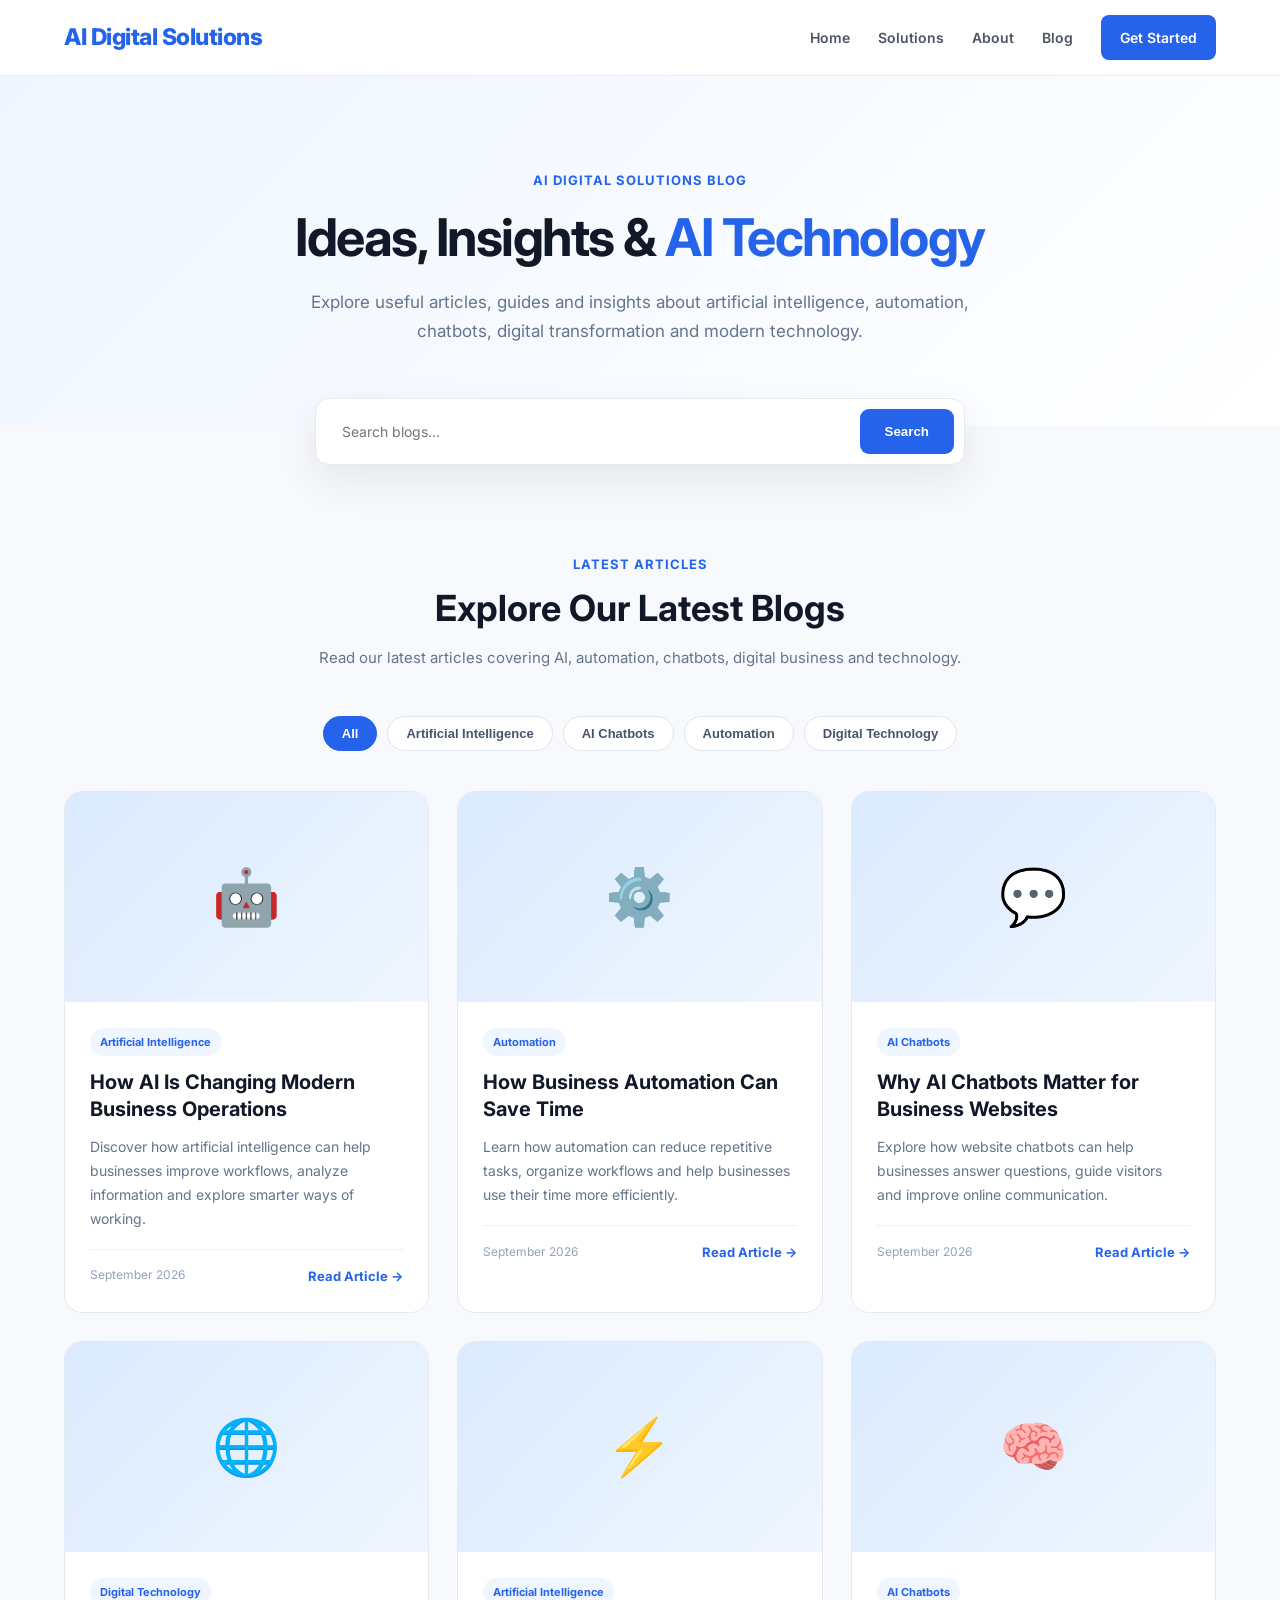
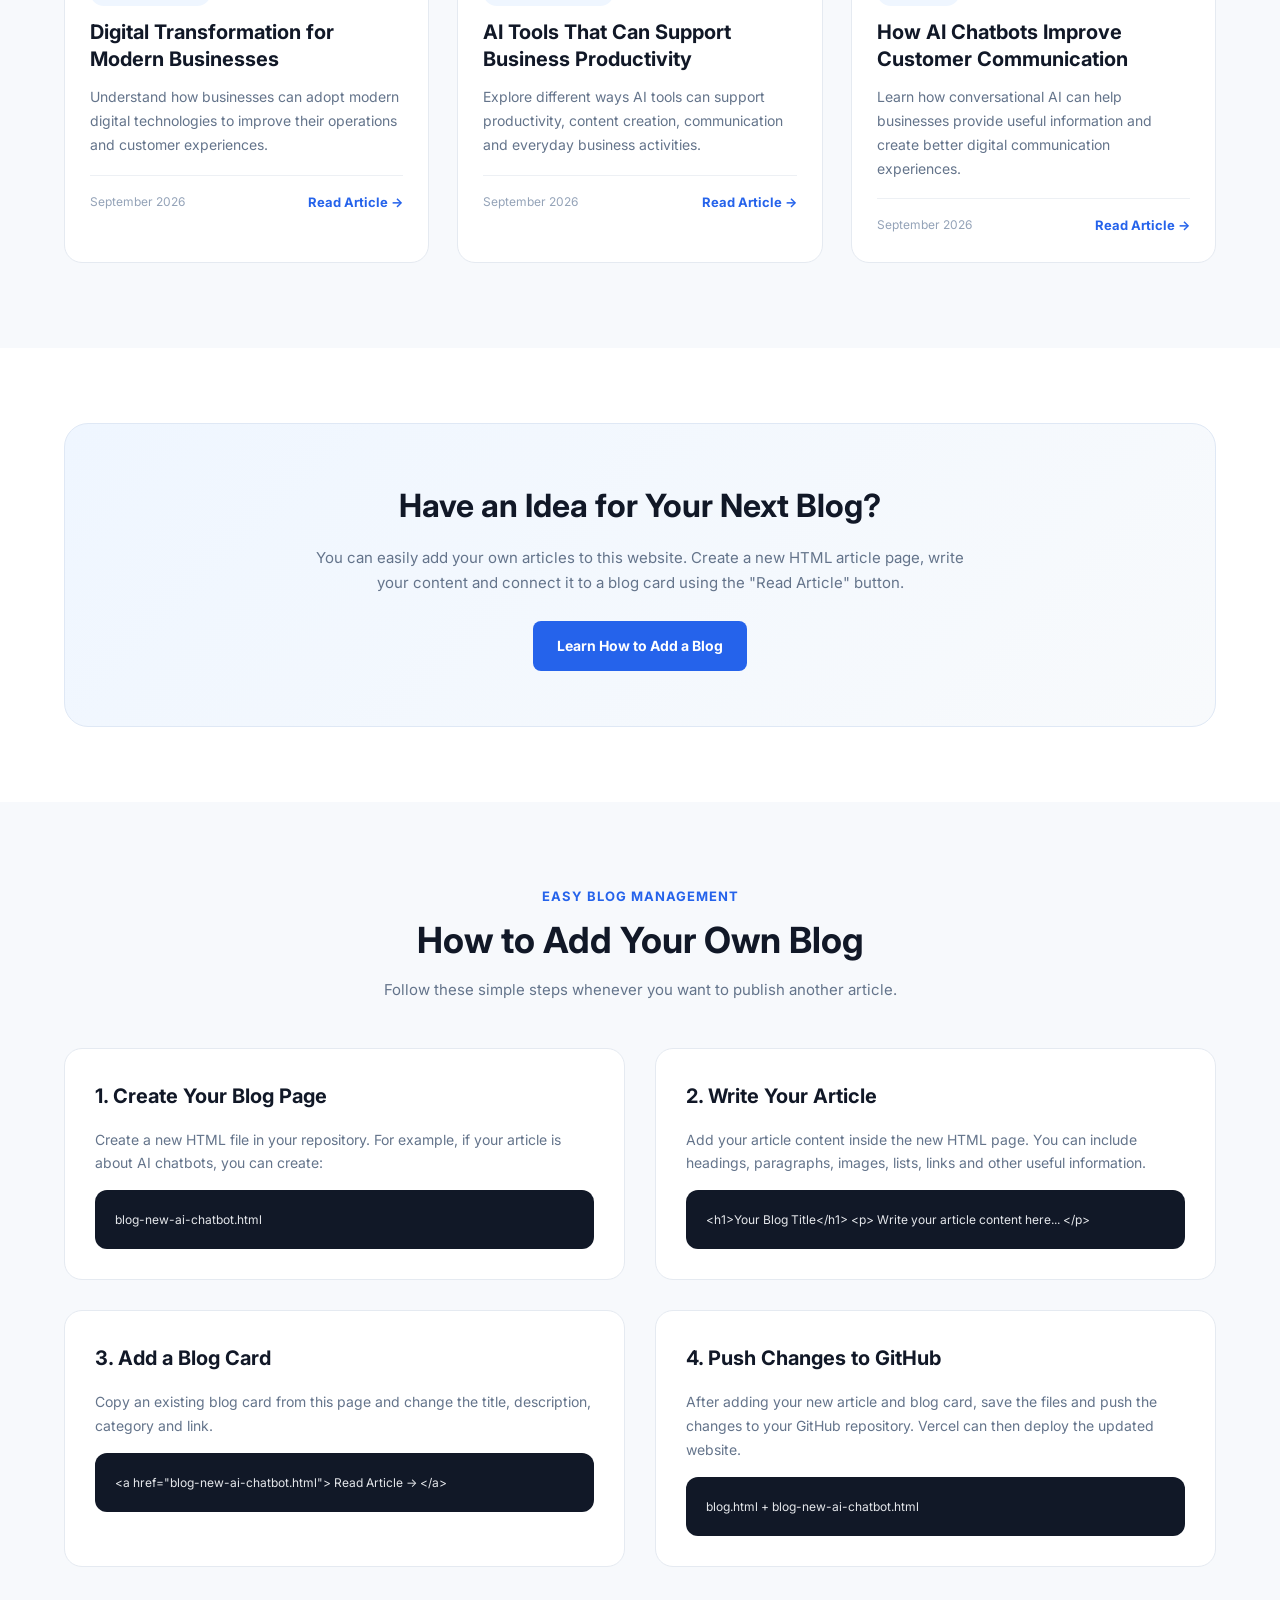
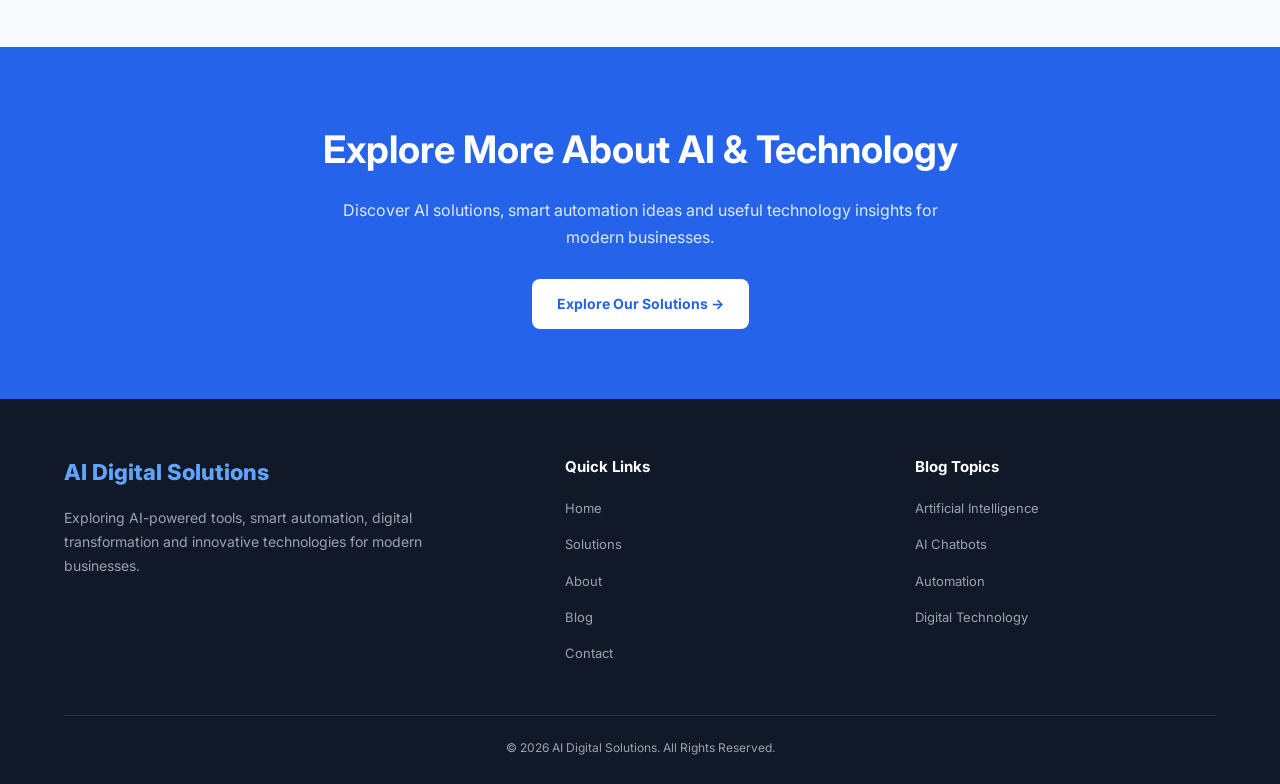
<file: blog.html>
<!DOCTYPE html>
<html lang="en">

<head>

    <meta charset="UTF-8">

    <meta name="viewport" content="width=device-width, initial-scale=1.0">

    <title>AI & Digital Technology Blog | AI Digital Solutions</title>

    <meta name="description"
        content="Read useful articles and insights about artificial intelligence, AI chatbots, automation, digital transformation, AI tools and modern technology.">

    <meta name="keywords"
        content="AI blog, artificial intelligence blog, AI chatbot, AI tools, business automation, digital transformation, technology blog">

    <meta name="author" content="AI Digital Solutions">

    <meta name="robots" content="index, follow">

    <link rel="canonical" href="https://your-domain.com/blog.html">

    <!-- Google Font -->

    <link rel="preconnect" href="https://fonts.googleapis.com">

    <link rel="preconnect" href="https://fonts.gstatic.com" crossorigin>

    <link href="https://fonts.googleapis.com/css2?family=Inter:wght@400;500;600;700;800&display=swap"
        rel="stylesheet">


    <style>

        /* ================= GENERAL ================= */

        * {
            margin: 0;
            padding: 0;
            box-sizing: border-box;
        }

        html {
            scroll-behavior: smooth;
        }

        body {
            font-family: 'Inter', sans-serif;
            background: #f7f9fc;
            color: #172033;
            line-height: 1.7;
        }

        a {
            text-decoration: none;
        }

        .container {
            width: 90%;
            max-width: 1180px;
            margin: auto;
        }


        /* ================= NAVBAR ================= */

        header {
            background: rgba(255, 255, 255, 0.96);
            border-bottom: 1px solid #e8edf5;
            position: sticky;
            top: 0;
            z-index: 1000;
            backdrop-filter: blur(10px);
        }

        .navbar {
            min-height: 75px;
            display: flex;
            align-items: center;
            justify-content: space-between;
        }

        .logo {
            font-size: 23px;
            font-weight: 800;
            color: #2563eb;
            letter-spacing: -0.5px;
        }

        nav {
            display: flex;
            align-items: center;
            gap: 28px;
        }

        nav a {
            color: #4b5563;
            font-size: 14px;
            font-weight: 600;
            transition: 0.3s;
        }

        nav a:hover {
            color: #2563eb;
        }

        .nav-button {
            background: #2563eb;
            color: white !important;
            padding: 11px 19px;
            border-radius: 8px;
        }

        .nav-button:hover {
            background: #1d4ed8;
        }


        /* ================= BLOG HERO ================= */

        .blog-hero {
            padding: 90px 0 80px;
            background: linear-gradient(135deg, #eff6ff, #ffffff);
            text-align: center;
        }

        .blog-hero span {
            color: #2563eb;
            font-size: 13px;
            font-weight: 700;
            text-transform: uppercase;
            letter-spacing: 1px;
        }

        .blog-hero h1 {
            font-size: 52px;
            line-height: 1.15;
            color: #111827;
            margin: 15px auto 20px;
            max-width: 850px;
            letter-spacing: -1.5px;
        }

        .blog-hero h1 strong {
            color: #2563eb;
        }

        .blog-hero p {
            max-width: 720px;
            margin: auto;
            color: #64748b;
            font-size: 17px;
        }


        /* ================= SEARCH ================= */

        .search-area {
            margin-top: -28px;
            position: relative;
            z-index: 5;
        }

        .search-box {
            max-width: 650px;
            margin: auto;
            background: white;
            padding: 10px;
            border-radius: 14px;
            border: 1px solid #e5eaf1;
            box-shadow: 0 15px 40px rgba(15, 23, 42, 0.08);
            display: flex;
        }

        .search-box input {
            flex: 1;
            border: none;
            outline: none;
            padding: 14px 16px;
            font-size: 14px;
            font-family: inherit;
        }

        .search-box button {
            border: none;
            background: #2563eb;
            color: white;
            padding: 0 25px;
            border-radius: 9px;
            font-weight: 600;
            cursor: pointer;
        }

        .search-box button:hover {
            background: #1d4ed8;
        }


        /* ================= BLOG SECTION ================= */

        .blog-section {
            padding: 85px 0;
        }

        .section-heading {
            text-align: center;
            max-width: 750px;
            margin: 0 auto 45px;
        }

        .section-heading span {
            color: #2563eb;
            font-size: 13px;
            font-weight: 700;
            text-transform: uppercase;
            letter-spacing: 1px;
        }

        .section-heading h2 {
            font-size: 36px;
            color: #111827;
            line-height: 1.2;
            margin: 10px 0 15px;
        }

        .section-heading p {
            color: #64748b;
            font-size: 15px;
        }


        /* ================= CATEGORY FILTER ================= */

        .categories {
            display: flex;
            justify-content: center;
            flex-wrap: wrap;
            gap: 10px;
            margin-bottom: 40px;
        }

        .category-btn {
            border: 1px solid #dfe5ee;
            background: white;
            color: #475569;
            padding: 9px 18px;
            border-radius: 30px;
            font-size: 13px;
            font-weight: 600;
            cursor: pointer;
            transition: 0.3s;
        }

        .category-btn:hover,
        .category-btn.active {
            background: #2563eb;
            color: white;
            border-color: #2563eb;
        }


        /* ================= BLOG GRID ================= */

        .blog-grid {
            display: grid;
            grid-template-columns: repeat(3, 1fr);
            gap: 28px;
        }


        /* ================= BLOG CARD ================= */

        .blog-card {
            background: white;
            border: 1px solid #e5eaf1;
            border-radius: 18px;
            overflow: hidden;
            transition: 0.3s;
        }

        .blog-card:hover {
            transform: translateY(-7px);
            box-shadow: 0 18px 40px rgba(37, 99, 235, 0.10);
        }


        /* ================= BLOG IMAGE ================= */

        .blog-image {
            height: 210px;
            background: linear-gradient(135deg, #dbeafe, #eff6ff);
            display: flex;
            align-items: center;
            justify-content: center;
            position: relative;
            overflow: hidden;
        }

        .blog-image img {
            width: 100%;
            height: 100%;
            object-fit: cover;
        }

        .image-placeholder {
            font-size: 55px;
            color: #2563eb;
        }


        /* ================= BLOG CONTENT ================= */

        .blog-content {
            padding: 25px;
        }

        .blog-category {
            display: inline-block;
            background: #eff6ff;
            color: #2563eb;
            padding: 5px 10px;
            border-radius: 20px;
            font-size: 11px;
            font-weight: 700;
            margin-bottom: 13px;
        }

        .blog-content h3 {
            font-size: 20px;
            line-height: 1.35;
            margin-bottom: 12px;
            color: #111827;
        }

        .blog-content p {
            color: #64748b;
            font-size: 14px;
            margin-bottom: 18px;
        }

        .blog-meta {
            display: flex;
            justify-content: space-between;
            align-items: center;
            border-top: 1px solid #edf0f4;
            padding-top: 15px;
            margin-top: 15px;
        }

        .blog-date {
            color: #94a3b8;
            font-size: 12px;
        }

        .read-more {
            color: #2563eb;
            font-size: 13px;
            font-weight: 700;
        }

        .read-more:hover {
            color: #1d4ed8;
        }


        /* ================= ADD BLOG ================= */

        .add-blog-section {
            padding: 75px 0;
            background: white;
        }

        .add-blog-box {
            background: linear-gradient(135deg, #eff6ff, #f8fafc);
            border: 1px solid #dfe8f5;
            border-radius: 24px;
            padding: 55px;
            text-align: center;
        }

        .add-blog-box h2 {
            font-size: 32px;
            color: #111827;
            margin-bottom: 12px;
        }

        .add-blog-box p {
            max-width: 650px;
            margin: 0 auto 25px;
            color: #64748b;
            font-size: 15px;
        }

        .add-blog-button {
            display: inline-block;
            background: #2563eb;
            color: white;
            padding: 13px 24px;
            border-radius: 8px;
            font-size: 14px;
            font-weight: 700;
        }

        .add-blog-button:hover {
            background: #1d4ed8;
        }


        /* ================= BLOG WRITING GUIDE ================= */

        .writing-guide {
            padding: 80px 0;
            background: #f7f9fc;
        }

        .guide-grid {
            display: grid;
            grid-template-columns: 1fr 1fr;
            gap: 30px;
        }

        .guide-card {
            background: white;
            border: 1px solid #e5eaf1;
            border-radius: 18px;
            padding: 30px;
        }

        .guide-card h3 {
            font-size: 20px;
            margin-bottom: 15px;
            color: #111827;
        }

        .guide-card p {
            color: #64748b;
            font-size: 14px;
            margin-bottom: 15px;
        }

        .guide-card ul {
            padding-left: 20px;
            color: #64748b;
            font-size: 14px;
        }

        .guide-card li {
            margin-bottom: 8px;
        }

        .code-example {
            background: #111827;
            color: #e5e7eb;
            padding: 20px;
            border-radius: 12px;
            overflow-x: auto;
            font-size: 12px;
            line-height: 1.6;
            margin-top: 15px;
        }


        /* ================= CTA ================= */

        .cta-section {
            background: #2563eb;
            padding: 70px 0;
        }

        .cta-content {
            text-align: center;
            color: white;
        }

        .cta-content h2 {
            font-size: 38px;
            margin-bottom: 15px;
        }

        .cta-content p {
            max-width: 650px;
            margin: 0 auto 28px;
            color: #dbeafe;
        }

        .cta-button {
            display: inline-block;
            background: white;
            color: #2563eb;
            padding: 13px 25px;
            border-radius: 8px;
            font-weight: 700;
            font-size: 14px;
        }

        .cta-button:hover {
            box-shadow: 0 10px 25px rgba(0,0,0,0.15);
        }


        /* ================= FOOTER ================= */

        footer {
            background: #111827;
            color: white;
            padding: 55px 0 25px;
        }

        .footer-grid {
            display: grid;
            grid-template-columns: 1.5fr 1fr 1fr;
            gap: 50px;
            margin-bottom: 40px;
        }

        .footer-logo {
            font-size: 22px;
            font-weight: 800;
            color: #60a5fa;
            margin-bottom: 15px;
        }

        .footer-about {
            color: #9ca3af;
            font-size: 14px;
            max-width: 400px;
        }

        footer h4 {
            margin-bottom: 15px;
            font-size: 15px;
        }

        footer ul {
            list-style: none;
        }

        footer li {
            margin-bottom: 9px;
        }

        footer a {
            color: #9ca3af;
            font-size: 13px;
        }

        footer a:hover {
            color: white;
        }

        .copyright {
            border-top: 1px solid #273244;
            padding-top: 22px;
            text-align: center;
            color: #9ca3af;
            font-size: 12px;
        }


        /* ================= RESPONSIVE ================= */

        @media (max-width: 950px) {

            .blog-grid {
                grid-template-columns: 1fr 1fr;
            }

            .guide-grid {
                grid-template-columns: 1fr;
            }

            .footer-grid {
                grid-template-columns: 1fr 1fr;
            }

        }


        @media (max-width: 700px) {

            .navbar {
                flex-direction: column;
                padding: 15px 0;
                gap: 12px;
            }

            nav {
                gap: 12px;
                flex-wrap: wrap;
                justify-content: center;
            }

            nav a {
                font-size: 12px;
            }

            .blog-hero {
                padding: 65px 0;
            }

            .blog-hero h1 {
                font-size: 38px;
            }

            .blog-hero p {
                font-size: 15px;
            }

            .blog-grid {
                grid-template-columns: 1fr;
            }

            .section-heading h2 {
                font-size: 29px;
            }

            .search-box {
                width: 95%;
            }

            .search-box button {
                padding: 0 15px;
            }

            .add-blog-box {
                padding: 35px 20px;
            }

            .add-blog-box h2 {
                font-size: 27px;
            }

            .footer-grid {
                grid-template-columns: 1fr;
                gap: 30px;
            }

        }

    </style>

</head>


<body>


    <!-- ================= NAVBAR ================= -->

    <header>

        <div class="container navbar">

            <a href="index.html" class="logo">
                AI Digital Solutions
            </a>

            <nav>

                <a href="index.html">
                    Home
                </a>

                <a href="solutions.html">
                    Solutions
                </a>

                <a href="about.html">
                    About
                </a>

                <a href="blog.html">
                    Blog
                </a>

                <a href="contact.html" class="nav-button">
                    Get Started
                </a>

            </nav>

        </div>

    </header>



    <!-- ================= BLOG HERO ================= -->

    <section class="blog-hero">

        <div class="container">

            <span>
                AI Digital Solutions Blog
            </span>

            <h1>
                Ideas, Insights & <strong>AI Technology</strong>
            </h1>

            <p>
                Explore useful articles, guides and insights about artificial
                intelligence, automation, chatbots, digital transformation
                and modern technology.
            </p>

        </div>

    </section>



    <!-- ================= SEARCH ================= -->

    <div class="search-area">

        <div class="container">

            <div class="search-box">

                <input
                    type="text"
                    id="searchInput"
                    placeholder="Search blogs..."
                    onkeyup="searchBlogs()"
                >

                <button onclick="searchBlogs()">
                    Search
                </button>

            </div>

        </div>

    </div>



    <!-- ================= BLOGS ================= -->

    <section class="blog-section">

        <div class="container">

            <div class="section-heading">

                <span>
                    Latest Articles
                </span>

                <h2>
                    Explore Our Latest Blogs
                </h2>

                <p>
                    Read our latest articles covering AI, automation,
                    chatbots, digital business and technology.
                </p>

            </div>



            <!-- CATEGORY BUTTONS -->

            <div class="categories">

                <button
                    class="category-btn active"
                    onclick="filterBlogs('all', this)">
                    All
                </button>

                <button
                    class="category-btn"
                    onclick="filterBlogs('ai', this)">
                    Artificial Intelligence
                </button>

                <button
                    class="category-btn"
                    onclick="filterBlogs('chatbot', this)">
                    AI Chatbots
                </button>

                <button
                    class="category-btn"
                    onclick="filterBlogs('automation', this)">
                    Automation
                </button>

                <button
                    class="category-btn"
                    onclick="filterBlogs('digital', this)">
                    Digital Technology
                </button>

            </div>



            <!-- ================= BLOG GRID ================= -->

            <div class="blog-grid" id="blogGrid">



                <!-- BLOG 1 -->

                <article class="blog-card"
                    data-category="ai"
                    data-title="How AI Is Changing Modern Business Operations">

                    <div class="blog-image">

                        <div class="image-placeholder">
                            🤖
                        </div>

                    </div>

                    <div class="blog-content">

                        <span class="blog-category">
                            Artificial Intelligence
                        </span>

                        <h3>
                            How AI Is Changing Modern Business Operations
                        </h3>

                        <p>
                            Discover how artificial intelligence can help
                            businesses improve workflows, analyze information
                            and explore smarter ways of working.
                        </p>

                        <div class="blog-meta">

                            <span class="blog-date">
                                September 2026
                            </span>

                            <!-- Change this link to your article page -->

                            <a href="blog-ai-business.html"
                                class="read-more">
                                Read Article →
                            </a>

                        </div>

                    </div>

                </article>



                <!-- BLOG 2 -->

                <article class="blog-card"
                    data-category="automation"
                    data-title="How Business Automation Can Save Time">

                    <div class="blog-image">

                        <div class="image-placeholder">
                            ⚙️
                        </div>

                    </div>

                    <div class="blog-content">

                        <span class="blog-category">
                            Automation
                        </span>

                        <h3>
                            How Business Automation Can Save Time
                        </h3>

                        <p>
                            Learn how automation can reduce repetitive tasks,
                            organize workflows and help businesses use their
                            time more efficiently.
                        </p>

                        <div class="blog-meta">

                            <span class="blog-date">
                                September 2026
                            </span>

                            <a href="blog-business-automation.html"
                                class="read-more">
                                Read Article →
                            </a>

                        </div>

                    </div>

                </article>



                <!-- BLOG 3 -->

                <article class="blog-card"
                    data-category="chatbot"
                    data-title="Why AI Chatbots Matter for Business Websites">

                    <div class="blog-image">

                        <div class="image-placeholder">
                            💬
                        </div>

                    </div>

                    <div class="blog-content">

                        <span class="blog-category">
                            AI Chatbots
                        </span>

                        <h3>
                            Why AI Chatbots Matter for Business Websites
                        </h3>

                        <p>
                            Explore how website chatbots can help businesses
                            answer questions, guide visitors and improve online
                            communication.
                        </p>

                        <div class="blog-meta">

                            <span class="blog-date">
                                September 2026
                            </span>

                            <a href="blog-ai-chatbots.html"
                                class="read-more">
                                Read Article →
                            </a>

                        </div>

                    </div>

                </article>



                <!-- BLOG 4 -->

                <article class="blog-card"
                    data-category="digital"
                    data-title="Digital Transformation for Modern Businesses">

                    <div class="blog-image">

                        <div class="image-placeholder">
                            🌐
                        </div>

                    </div>

                    <div class="blog-content">

                        <span class="blog-category">
                            Digital Technology
                        </span>

                        <h3>
                            Digital Transformation for Modern Businesses
                        </h3>

                        <p>
                            Understand how businesses can adopt modern digital
                            technologies to improve their operations and
                            customer experiences.
                        </p>

                        <div class="blog-meta">

                            <span class="blog-date">
                                September 2026
                            </span>

                            <a href="blog-digital-transformation.html"
                                class="read-more">
                                Read Article →
                            </a>

                        </div>

                    </div>

                </article>



                <!-- BLOG 5 -->

                <article class="blog-card"
                    data-category="ai"
                    data-title="AI Tools That Can Support Business Productivity">

                    <div class="blog-image">

                        <div class="image-placeholder">
                            ⚡
                        </div>

                    </div>

                    <div class="blog-content">

                        <span class="blog-category">
                            Artificial Intelligence
                        </span>

                        <h3>
                            AI Tools That Can Support Business Productivity
                        </h3>

                        <p>
                            Explore different ways AI tools can support
                            productivity, content creation, communication and
                            everyday business activities.
                        </p>

                        <div class="blog-meta">

                            <span class="blog-date">
                                September 2026
                            </span>

                            <a href="blog-ai-productivity.html"
                                class="read-more">
                                Read Article →
                            </a>

                        </div>

                    </div>

                </article>



                <!-- BLOG 6 -->

                <article class="blog-card"
                    data-category="chatbot"
                    data-title="How AI Chatbots Improve Customer Communication">

                    <div class="blog-image">

                        <div class="image-placeholder">
                            🧠
                        </div>

                    </div>

                    <div class="blog-content">

                        <span class="blog-category">
                            AI Chatbots
                        </span>

                        <h3>
                            How AI Chatbots Improve Customer Communication
                        </h3>

                        <p>
                            Learn how conversational AI can help businesses
                            provide useful information and create better
                            digital communication experiences.
                        </p>

                        <div class="blog-meta">

                            <span class="blog-date">
                                September 2026
                            </span>

                            <a href="blog-customer-communication.html"
                                class="read-more">
                                Read Article →
                            </a>

                        </div>

                    </div>

                </article>



            </div>

        </div>

    </section>



    <!-- ================= ADD YOUR OWN BLOG ================= -->

    <section class="add-blog-section">

        <div class="container">

            <div class="add-blog-box">

                <h2>
                    Have an Idea for Your Next Blog?
                </h2>

                <p>
                    You can easily add your own articles to this website.
                    Create a new HTML article page, write your content and
                    connect it to a blog card using the "Read Article" button.
                </p>

                <a href="#blogGuide" class="add-blog-button">
                    Learn How to Add a Blog
                </a>

            </div>

        </div>

    </section>



    <!-- ================= BLOG GUIDE ================= -->

    <section class="writing-guide" id="blogGuide">

        <div class="container">

            <div class="section-heading">

                <span>
                    Easy Blog Management
                </span>

                <h2>
                    How to Add Your Own Blog
                </h2>

                <p>
                    Follow these simple steps whenever you want to publish
                    another article.
                </p>

            </div>


            <div class="guide-grid">


                <!-- STEP 1 -->

                <div class="guide-card">

                    <h3>
                        1. Create Your Blog Page
                    </h3>

                    <p>
                        Create a new HTML file in your repository. For example,
                        if your article is about AI chatbots, you can create:
                    </p>

                    <div class="code-example">
                        blog-new-ai-chatbot.html
                    </div>

                </div>


                <!-- STEP 2 -->

                <div class="guide-card">

                    <h3>
                        2. Write Your Article
                    </h3>

                    <p>
                        Add your article content inside the new HTML page.
                        You can include headings, paragraphs, images, lists,
                        links and other useful information.
                    </p>

                    <div class="code-example">
                        &lt;h1&gt;Your Blog Title&lt;/h1&gt;

                        &lt;p&gt;
                        Write your article content here...
                        &lt;/p&gt;
                    </div>

                </div>


                <!-- STEP 3 -->

                <div class="guide-card">

                    <h3>
                        3. Add a Blog Card
                    </h3>

                    <p>
                        Copy an existing blog card from this page and change
                        the title, description, category and link.
                    </p>

                    <div class="code-example">
                        &lt;a href="blog-new-ai-chatbot.html"&gt;
                        Read Article →
                        &lt;/a&gt;
                    </div>

                </div>


                <!-- STEP 4 -->

                <div class="guide-card">

                    <h3>
                        4. Push Changes to GitHub
                    </h3>

                    <p>
                        After adding your new article and blog card, save the
                        files and push the changes to your GitHub repository.
                        Vercel can then deploy the updated website.
                    </p>

                    <div class="code-example">
                        blog.html
                        +
                        blog-new-ai-chatbot.html
                    </div>

                </div>


            </div>

        </div>

    </section>



    <!-- ================= CTA ================= -->

    <section class="cta-section">

        <div class="container">

            <div class="cta-content">

                <h2>
                    Explore More About AI & Technology
                </h2>

                <p>
                    Discover AI solutions, smart automation ideas and useful
                    technology insights for modern businesses.
                </p>

                <a href="solutions.html" class="cta-button">
                    Explore Our Solutions →
                </a>

            </div>

        </div>

    </section>



    <!-- ================= FOOTER ================= -->

    <footer>

        <div class="container">

            <div class="footer-grid">


                <div>

                    <div class="footer-logo">
                        AI Digital Solutions
                    </div>

                    <p class="footer-about">
                        Exploring AI-powered tools, smart automation,
                        digital transformation and innovative technologies
                        for modern businesses.
                    </p>

                </div>


                <div>

                    <h4>
                        Quick Links
                    </h4>

                    <ul>

                        <li>
                            <a href="index.html">
                                Home
                            </a>
                        </li>

                        <li>
                            <a href="solutions.html">
                                Solutions
                            </a>
                        </li>

                        <li>
                            <a href="about.html">
                                About
                            </a>
                        </li>

                        <li>
                            <a href="blog.html">
                                Blog
                            </a>
                        </li>

                        <li>
                            <a href="contact.html">
                                Contact
                            </a>
                        </li>

                    </ul>

                </div>


                <div>

                    <h4>
                        Blog Topics
                    </h4>

                    <ul>

                        <li>
                            <a href="blog.html">
                                Artificial Intelligence
                            </a>
                        </li>

                        <li>
                            <a href="blog.html">
                                AI Chatbots
                            </a>
                        </li>

                        <li>
                            <a href="blog.html">
                                Automation
                            </a>
                        </li>

                        <li>
                            <a href="blog.html">
                                Digital Technology
                            </a>
                        </li>

                    </ul>

                </div>


            </div>


            <div class="copyright">

                © 2026 AI Digital Solutions. All Rights Reserved.

            </div>

        </div>

    </footer>



    <!-- ================= JAVASCRIPT ================= -->

    <script>

        /* ================= SEARCH BLOGS ================= */

        function searchBlogs() {

            let input =
                document.getElementById("searchInput")
                    .value
                    .toLowerCase();

            let cards =
                document.querySelectorAll(".blog-card");

            cards.forEach(function(card) {

                let title =
                    card.getAttribute("data-title")
                        .toLowerCase();

                let category =
                    card.getAttribute("data-category")
                        .toLowerCase();

                let content =
                    card.innerText.toLowerCase();

                if (
                    title.includes(input) ||
                    category.includes(input) ||
                    content.includes(input)
                ) {

                    card.style.display = "block";

                } else {

                    card.style.display = "none";

                }

            });

        }



        /* ================= CATEGORY FILTER ================= */

        function filterBlogs(category, button) {

            let cards =
                document.querySelectorAll(".blog-card");

            let buttons =
                document.querySelectorAll(".category-btn");


            buttons.forEach(function(btn) {

                btn.classList.remove("active");

            });


            button.classList.add("active");


            cards.forEach(function(card) {

                let cardCategory =
                    card.getAttribute("data-category");


                if (
                    category === "all" ||
                    cardCategory === category
                ) {

                    card.style.display = "block";

                } else {

                    card.style.display = "none";

                }

            });


            /* Clear search */

            document.getElementById("searchInput").value = "";

        }

    </script>


</body>

</html>
</file>
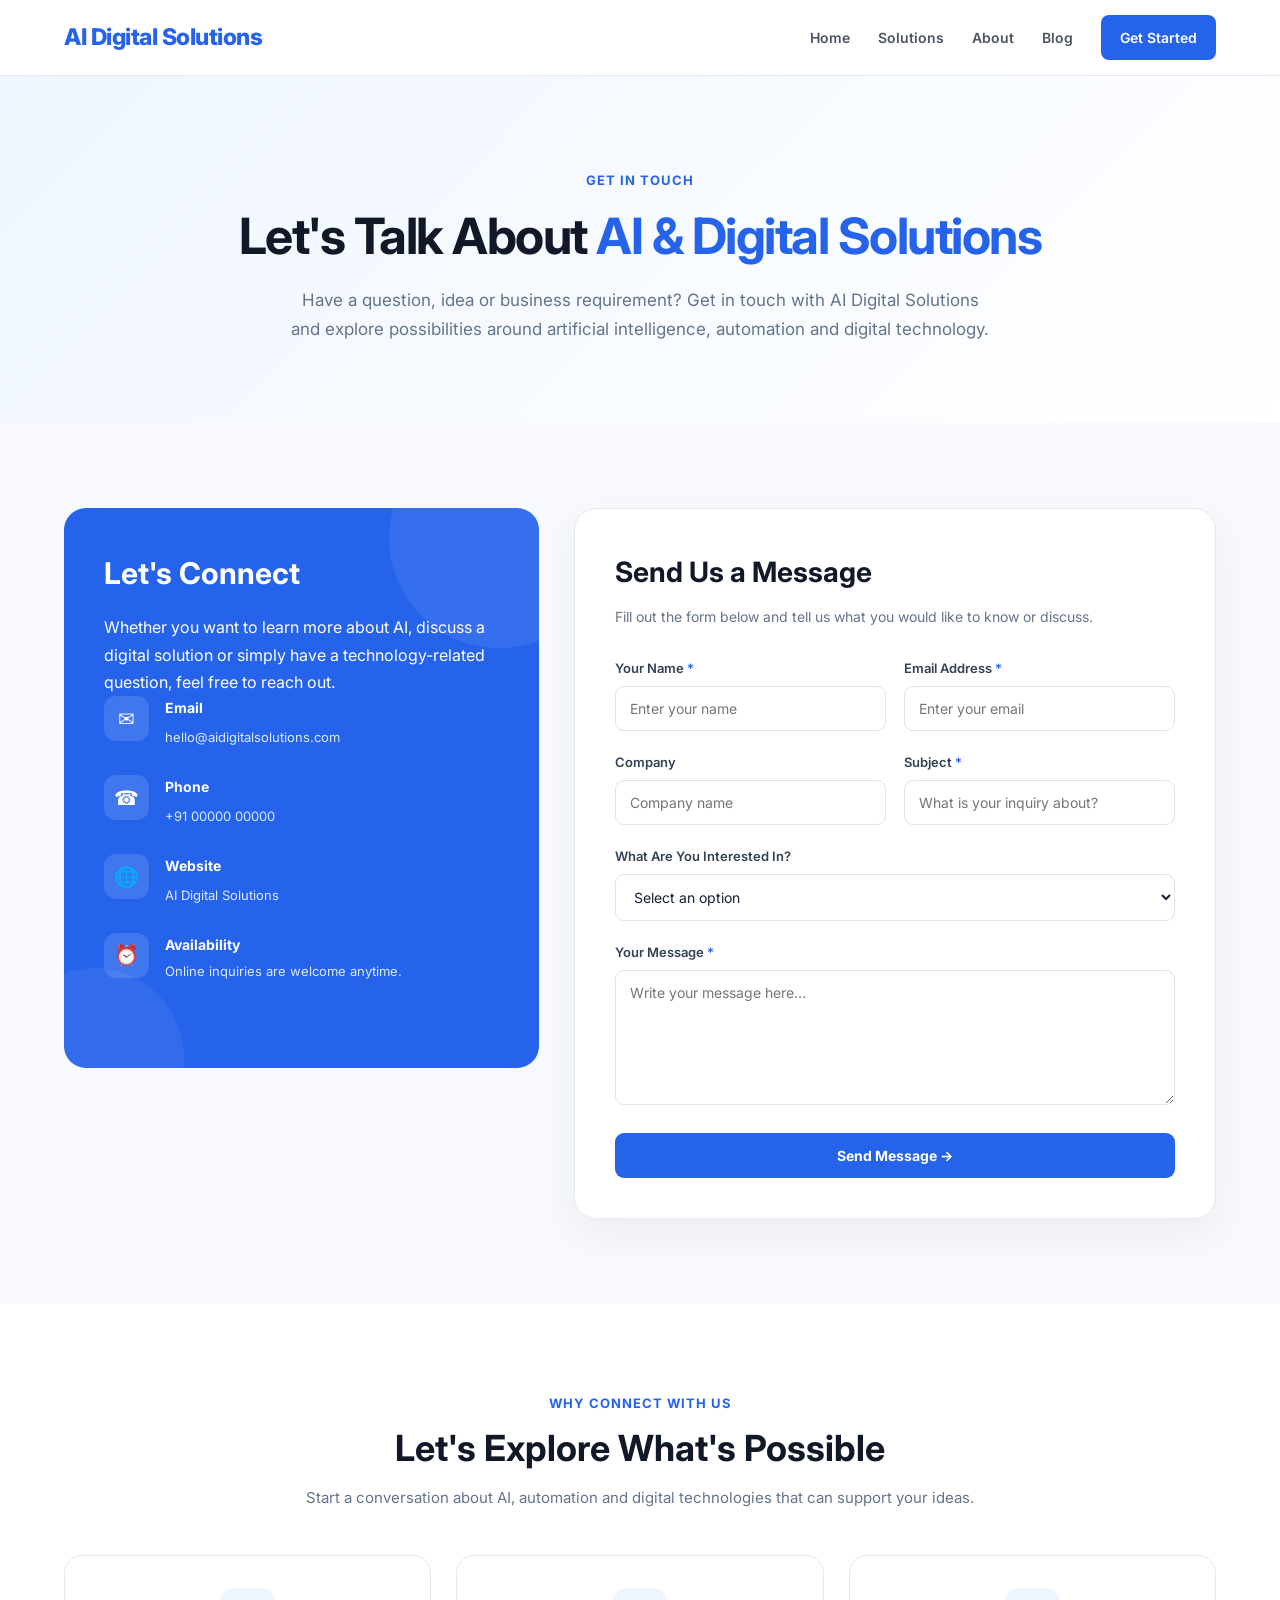
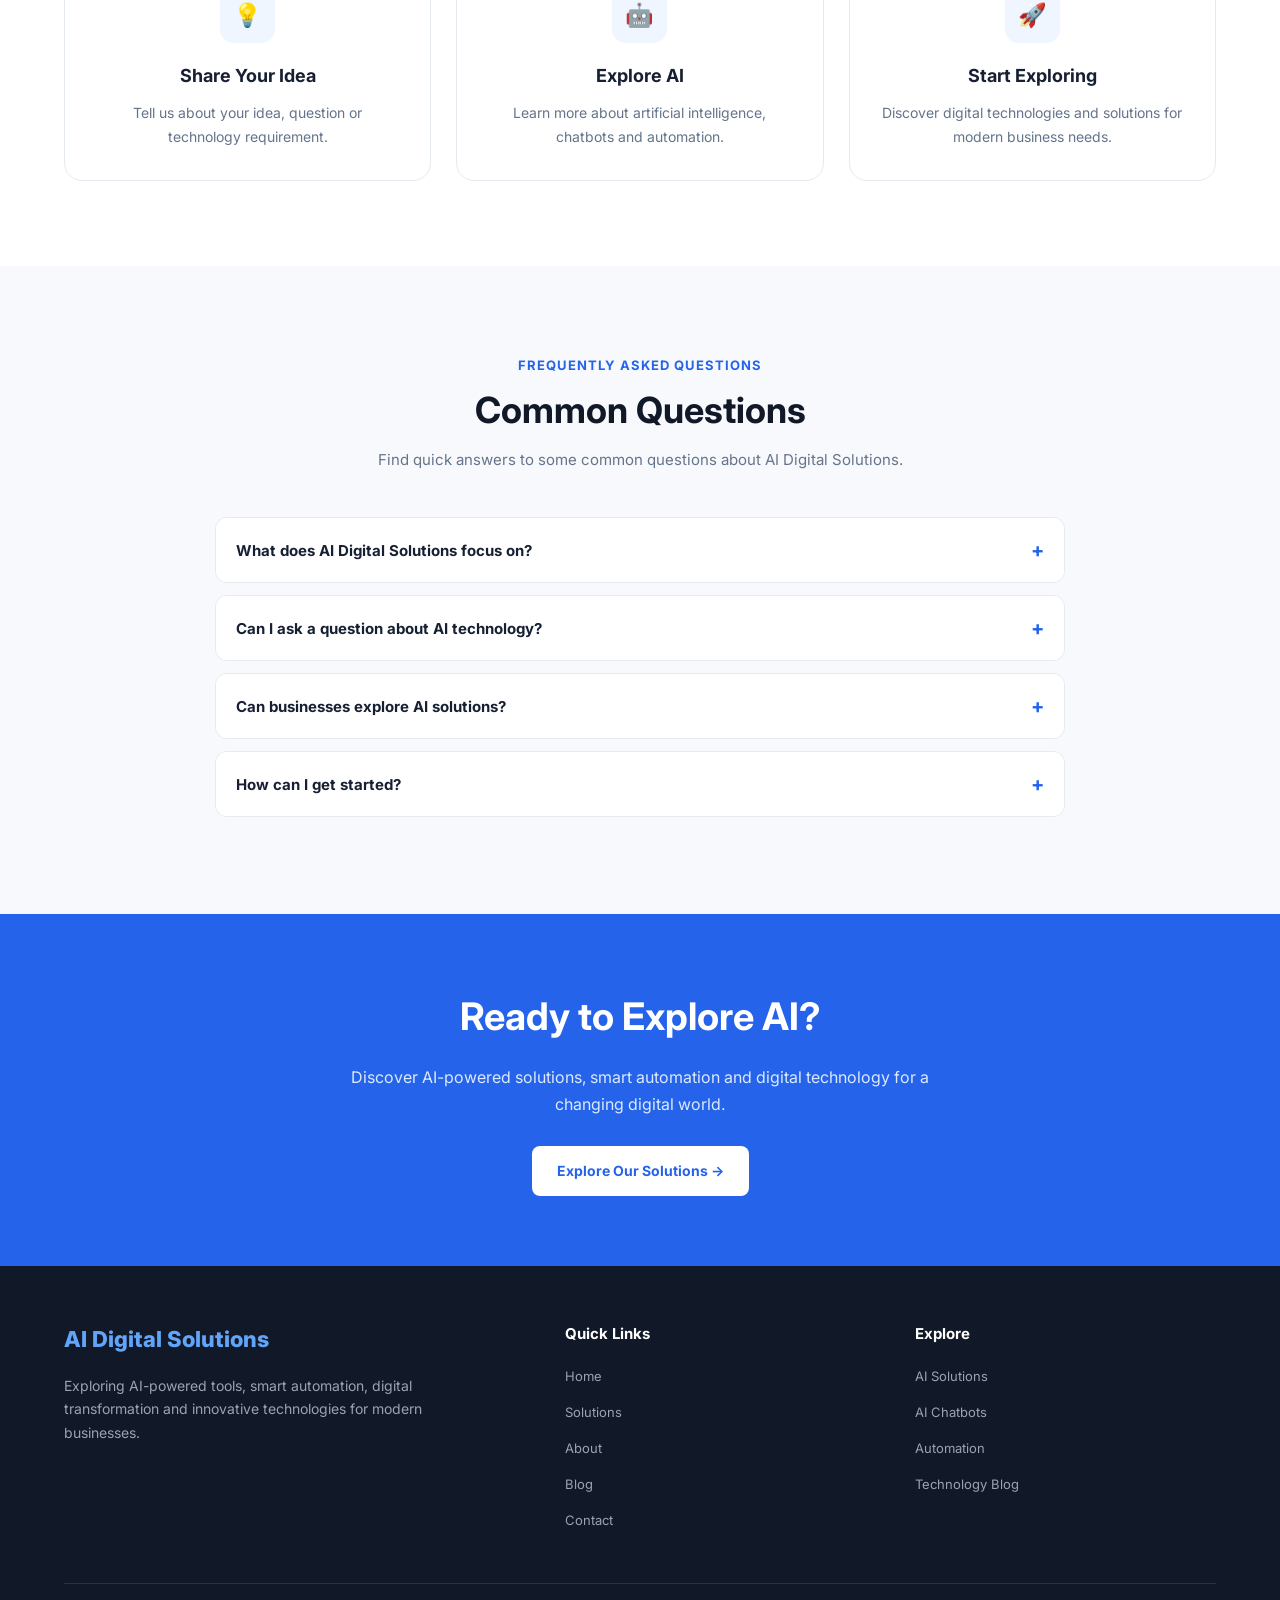
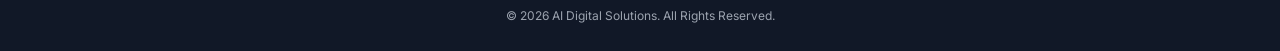
<file: contact.html>
<!DOCTYPE html>
<html lang="en">

<head>

    <meta charset="UTF-8">

    <meta name="viewport" content="width=device-width, initial-scale=1.0">

    <title>Contact AI Digital Solutions | Get in Touch With Us</title>

    <meta name="description"
        content="**156 characters:**

Contact AI Digital Solutions to explore AI tools, chatbots, automation, digital transformation, and modern technology solutions for your business growth.
">

    <meta name="keywords"
        content="contact AI Digital Solutions, AI solutions, AI chatbot, business automation, digital transformation, AI technology">

    <meta name="author" content="AI Digital Solutions">

    <meta name="robots" content="index, follow">

    <link rel="canonical" href="https://your-domain.com/contact.html">


    <!-- Google Font -->

    <link rel="preconnect" href="https://fonts.googleapis.com">

    <link rel="preconnect" href="https://fonts.gstatic.com" crossorigin>

    <link href="https://fonts.googleapis.com/css2?family=Inter:wght@400;500;600;700;800&display=swap"
        rel="stylesheet">


    <style>

        /* ================= GENERAL ================= */

        * {
            margin: 0;
            padding: 0;
            box-sizing: border-box;
        }

        html {
            scroll-behavior: smooth;
        }

        body {
            font-family: 'Inter', sans-serif;
            background: #f7f9fc;
            color: #172033;
            line-height: 1.7;
        }

        a {
            text-decoration: none;
        }

        .container {
            width: 90%;
            max-width: 1180px;
            margin: auto;
        }


        /* ================= NAVBAR ================= */

        header {
            background: rgba(255, 255, 255, 0.96);
            border-bottom: 1px solid #e8edf5;
            position: sticky;
            top: 0;
            z-index: 1000;
            backdrop-filter: blur(10px);
        }

        .navbar {
            min-height: 75px;
            display: flex;
            align-items: center;
            justify-content: space-between;
        }

        .logo {
            font-size: 23px;
            font-weight: 800;
            color: #2563eb;
            letter-spacing: -0.5px;
        }

        nav {
            display: flex;
            align-items: center;
            gap: 28px;
        }

        nav a {
            color: #4b5563;
            font-size: 14px;
            font-weight: 600;
            transition: 0.3s;
        }

        nav a:hover {
            color: #2563eb;
        }

        .nav-button {
            background: #2563eb;
            color: white !important;
            padding: 11px 19px;
            border-radius: 8px;
        }

        .nav-button:hover {
            background: #1d4ed8;
        }


        /* ================= HERO ================= */

        .contact-hero {
            padding: 90px 0 80px;
            background: linear-gradient(135deg, #eff6ff, #ffffff);
            text-align: center;
        }

        .contact-hero span {
            color: #2563eb;
            font-size: 13px;
            font-weight: 700;
            text-transform: uppercase;
            letter-spacing: 1px;
        }

        .contact-hero h1 {
            font-size: 50px;
            line-height: 1.15;
            color: #111827;
            margin: 15px auto 20px;
            max-width: 850px;
            letter-spacing: -1.5px;
        }

        .contact-hero h1 strong {
            color: #2563eb;
        }

        .contact-hero p {
            max-width: 700px;
            margin: auto;
            color: #64748b;
            font-size: 17px;
        }


        /* ================= CONTACT SECTION ================= */

        .contact-section {
            padding: 85px 0;
            background: #f7f9fc;
        }

        .contact-grid {
            display: grid;
            grid-template-columns: 0.85fr 1.15fr;
            gap: 35px;
            align-items: start;
        }


        /* ================= CONTACT INFO ================= */

        .contact-info {
            background: #2563eb;
            color: white;
            border-radius: 22px;
            padding: 40px;
            min-height: 560px;
            position: relative;
            overflow: hidden;
        }

        .contact-info::before {
            content: "";
            position: absolute;
            width: 220px;
            height: 220px;
            border-radius: 50%;
            background: rgba(255,255,255,0.08);
            top: -80px;
            right: -70px;
        }

        .contact-info::after {
            content: "";
            position: absolute;
            width: 180px;
            height: 180px;
            border-radius: 50%;
            background: rgba(255,255,255,0.06);
            bottom: -80px;
            left: -60px;
        }

        .contact-info-content {
            position: relative;
            z-index: 2;
        }

        .contact-info h2 {
            font-size: 30px;
            margin-bottom: 15px;
        }

        .contact-info > p {
            color: #dbeafe;
            font-size: 14px;
            margin-bottom: 35px;
        }


        /* ================= INFO ITEM ================= */

        .info-item {
            display: flex;
            align-items: flex-start;
            gap: 16px;
            margin-bottom: 25px;
        }

        .info-icon {
            width: 45px;
            height: 45px;
            min-width: 45px;
            border-radius: 12px;
            background: rgba(255,255,255,0.12);
            display: flex;
            align-items: center;
            justify-content: center;
            font-size: 20px;
        }

        .info-item h4 {
            font-size: 14px;
            margin-bottom: 3px;
        }

        .info-item p,
        .info-item a {
            color: #dbeafe;
            font-size: 13px;
        }

        .info-item a:hover {
            color: white;
        }


        /* ================= CONTACT FORM ================= */

        .contact-form {
            background: white;
            border: 1px solid #e5eaf1;
            border-radius: 22px;
            padding: 40px;
            box-shadow: 0 15px 40px rgba(15,23,42,0.05);
        }

        .contact-form h2 {
            font-size: 28px;
            color: #111827;
            margin-bottom: 8px;
        }

        .form-description {
            color: #64748b;
            font-size: 14px;
            margin-bottom: 28px;
        }


        /* ================= FORM ================= */

        .form-row {
            display: grid;
            grid-template-columns: 1fr 1fr;
            gap: 18px;
        }

        .form-group {
            margin-bottom: 20px;
        }

        .form-group label {
            display: block;
            font-size: 13px;
            font-weight: 600;
            color: #334155;
            margin-bottom: 7px;
        }

        .form-group input,
        .form-group select,
        .form-group textarea {
            width: 100%;
            border: 1px solid #dce3ec;
            border-radius: 9px;
            padding: 13px 14px;
            font-family: inherit;
            font-size: 14px;
            color: #172033;
            outline: none;
            background: white;
            transition: 0.3s;
        }

        .form-group input:focus,
        .form-group select:focus,
        .form-group textarea:focus {
            border-color: #2563eb;
            box-shadow: 0 0 0 3px rgba(37,99,235,0.08);
        }

        .form-group textarea {
            min-height: 135px;
            resize: vertical;
        }

        .required {
            color: #2563eb;
        }

        .submit-button {
            width: 100%;
            border: none;
            background: #2563eb;
            color: white;
            padding: 14px 20px;
            border-radius: 9px;
            font-family: inherit;
            font-size: 14px;
            font-weight: 700;
            cursor: pointer;
            transition: 0.3s;
        }

        .submit-button:hover {
            background: #1d4ed8;
            transform: translateY(-1px);
        }


        /* ================= SUCCESS MESSAGE ================= */

        .success-message {
            display: none;
            background: #ecfdf5;
            border: 1px solid #a7f3d0;
            color: #047857;
            padding: 13px 15px;
            border-radius: 8px;
            margin-top: 18px;
            font-size: 13px;
            text-align: center;
        }


        /* ================= WHY CONTACT ================= */

        .why-contact {
            padding: 85px 0;
            background: white;
        }

        .section-heading {
            text-align: center;
            max-width: 750px;
            margin: 0 auto 45px;
        }

        .section-heading span {
            color: #2563eb;
            font-size: 13px;
            font-weight: 700;
            text-transform: uppercase;
            letter-spacing: 1px;
        }

        .section-heading h2 {
            font-size: 36px;
            color: #111827;
            line-height: 1.2;
            margin: 10px 0 15px;
        }

        .section-heading p {
            color: #64748b;
            font-size: 15px;
        }


        /* ================= CONTACT BENEFITS ================= */

        .contact-benefits {
            display: grid;
            grid-template-columns: repeat(3, 1fr);
            gap: 25px;
        }

        .benefit-card {
            padding: 32px;
            border: 1px solid #e5eaf1;
            border-radius: 18px;
            text-align: center;
            transition: 0.3s;
        }

        .benefit-card:hover {
            transform: translateY(-6px);
            box-shadow: 0 18px 40px rgba(37,99,235,0.09);
        }

        .benefit-icon {
            width: 55px;
            height: 55px;
            border-radius: 14px;
            background: #eff6ff;
            color: #2563eb;
            display: flex;
            align-items: center;
            justify-content: center;
            margin: 0 auto 18px;
            font-size: 23px;
        }

        .benefit-card h3 {
            font-size: 18px;
            margin-bottom: 9px;
        }

        .benefit-card p {
            color: #64748b;
            font-size: 14px;
        }


        /* ================= FAQ ================= */

        .faq-section {
            padding: 85px 0;
            background: #f7f9fc;
        }

        .faq-container {
            max-width: 850px;
            margin: auto;
        }

        .faq-item {
            background: white;
            border: 1px solid #e5eaf1;
            border-radius: 12px;
            margin-bottom: 12px;
            overflow: hidden;
        }

        .faq-question {
            width: 100%;
            border: none;
            background: white;
            padding: 20px;
            text-align: left;
            font-family: inherit;
            font-size: 15px;
            font-weight: 700;
            color: #172033;
            cursor: pointer;
            display: flex;
            justify-content: space-between;
            align-items: center;
        }

        .faq-question span {
            color: #2563eb;
            font-size: 20px;
        }

        .faq-answer {
            display: none;
            padding: 0 20px 20px;
            color: #64748b;
            font-size: 14px;
        }


        /* ================= CTA ================= */

        .cta-section {
            background: #2563eb;
            padding: 70px 0;
        }

        .cta-content {
            text-align: center;
            color: white;
        }

        .cta-content h2 {
            font-size: 38px;
            margin-bottom: 15px;
        }

        .cta-content p {
            max-width: 650px;
            margin: 0 auto 28px;
            color: #dbeafe;
        }

        .cta-button {
            display: inline-block;
            background: white;
            color: #2563eb;
            padding: 13px 25px;
            border-radius: 8px;
            font-weight: 700;
            font-size: 14px;
            transition: 0.3s;
        }

        .cta-button:hover {
            transform: translateY(-2px);
            box-shadow: 0 10px 25px rgba(0,0,0,0.15);
        }


        /* ================= FOOTER ================= */

        footer {
            background: #111827;
            color: white;
            padding: 55px 0 25px;
        }

        .footer-grid {
            display: grid;
            grid-template-columns: 1.5fr 1fr 1fr;
            gap: 50px;
            margin-bottom: 40px;
        }

        .footer-logo {
            font-size: 22px;
            font-weight: 800;
            color: #60a5fa;
            margin-bottom: 15px;
        }

        .footer-about {
            color: #9ca3af;
            font-size: 14px;
            max-width: 400px;
        }

        footer h4 {
            margin-bottom: 15px;
            font-size: 15px;
        }

        footer ul {
            list-style: none;
        }

        footer li {
            margin-bottom: 9px;
        }

        footer a {
            color: #9ca3af;
            font-size: 13px;
        }

        footer a:hover {
            color: white;
        }

        .copyright {
            border-top: 1px solid #273244;
            padding-top: 22px;
            text-align: center;
            color: #9ca3af;
            font-size: 12px;
        }


        /* ================= RESPONSIVE ================= */

        @media (max-width: 900px) {

            .contact-grid {
                grid-template-columns: 1fr;
            }

            .contact-info {
                min-height: auto;
            }

            .contact-benefits {
                grid-template-columns: 1fr 1fr;
            }

            .footer-grid {
                grid-template-columns: 1fr 1fr;
            }

        }


        @media (max-width: 650px) {

            .navbar {
                flex-direction: column;
                padding: 15px 0;
                gap: 12px;
            }

            nav {
                gap: 12px;
                flex-wrap: wrap;
                justify-content: center;
            }

            nav a {
                font-size: 12px;
            }

            .contact-hero {
                padding: 65px 0;
            }

            .contact-hero h1 {
                font-size: 37px;
            }

            .contact-hero p {
                font-size: 15px;
            }

            .contact-info,
            .contact-form {
                padding: 28px 22px;
            }

            .form-row {
                grid-template-columns: 1fr;
                gap: 0;
            }

            .contact-benefits {
                grid-template-columns: 1fr;
            }

            .section-heading h2 {
                font-size: 29px;
            }

            .cta-content h2 {
                font-size: 29px;
            }

            .footer-grid {
                grid-template-columns: 1fr;
                gap: 30px;
            }

        }

    </style>

</head>


<body>


    <!-- ================= NAVBAR ================= -->

    <header>

        <div class="container navbar">

            <a href="index.html" class="logo">
                AI Digital Solutions
            </a>

            <nav>

                <a href="index.html">
                    Home
                </a>

                <a href="solutions.html">
                    Solutions
                </a>

                <a href="about.html">
                    About
                </a>

                <a href="blog.html">
                    Blog
                </a>

                <a href="contact.html" class="nav-button">
                    Get Started
                </a>

            </nav>

        </div>

    </header>



    <!-- ================= HERO ================= -->

    <section class="contact-hero">

        <div class="container">

            <span>
                Get In Touch
            </span>

            <h1>
                Let's Talk About <strong>AI & Digital Solutions</strong>
            </h1>

            <p>
                Have a question, idea or business requirement?
                Get in touch with AI Digital Solutions and explore
                possibilities around artificial intelligence,
                automation and digital technology.
            </p>

        </div>

    </section>



    <!-- ================= CONTACT ================= -->

    <section class="contact-section">

        <div class="container">

            <div class="contact-grid">


                <!-- ================= CONTACT INFORMATION ================= -->

                <div class="contact-info">

                    <div class="contact-info-content">

                        <h2>
                            Let's Connect
                        </h2>

                        <p>
                            Whether you want to learn more about AI,
                            discuss a digital solution or simply have
                            a technology-related question, feel free
                            to reach out.
                        </p>


                        <!-- Email -->

                        <div class="info-item">

                            <div class="info-icon">
                                ✉
                            </div>

                            <div>

                                <h4>
                                    Email
                                </h4>

                                <a href="mailto:hello@aidigitalsolutions.com">
                                    hello@aidigitalsolutions.com
                                </a>

                            </div>

                        </div>


                        <!-- Phone -->

                        <div class="info-item">

                            <div class="info-icon">
                                ☎
                            </div>

                            <div>

                                <h4>
                                    Phone
                                </h4>

                                <a href="tel:+910000000000">
                                    +91 00000 00000
                                </a>

                            </div>

                        </div>


                        <!-- Website -->

                        <div class="info-item">

                            <div class="info-icon">
                                🌐
                            </div>

                            <div>

                                <h4>
                                    Website
                                </h4>

                                <a href="index.html">
                                    AI Digital Solutions
                                </a>

                            </div>

                        </div>


                        <!-- Availability -->

                        <div class="info-item">

                            <div class="info-icon">
                                ⏰
                            </div>

                            <div>

                                <h4>
                                    Availability
                                </h4>

                                <p>
                                    Online inquiries are welcome anytime.
                                </p>

                            </div>

                        </div>

                    </div>

                </div>



                <!-- ================= CONTACT FORM ================= -->

                <div class="contact-form">

                    <h2>
                        Send Us a Message
                    </h2>

                    <p class="form-description">
                        Fill out the form below and tell us what you would
                        like to know or discuss.
                    </p>


                    <form id="contactForm">


                        <!-- Name + Email -->

                        <div class="form-row">

                            <div class="form-group">

                                <label for="name">
                                    Your Name
                                    <span class="required">*</span>
                                </label>

                                <input
                                    type="text"
                                    id="name"
                                    name="name"
                                    placeholder="Enter your name"
                                    required
                                >

                            </div>


                            <div class="form-group">

                                <label for="email">
                                    Email Address
                                    <span class="required">*</span>
                                </label>

                                <input
                                    type="email"
                                    id="email"
                                    name="email"
                                    placeholder="Enter your email"
                                    required
                                >

                            </div>

                        </div>



                        <!-- Company + Subject -->

                        <div class="form-row">

                            <div class="form-group">

                                <label for="company">
                                    Company
                                </label>

                                <input
                                    type="text"
                                    id="company"
                                    name="company"
                                    placeholder="Company name"
                                >

                            </div>


                            <div class="form-group">

                                <label for="subject">
                                    Subject
                                    <span class="required">*</span>
                                </label>

                                <input
                                    type="text"
                                    id="subject"
                                    name="subject"
                                    placeholder="What is your inquiry about?"
                                    required
                                >

                            </div>

                        </div>



                        <!-- Service -->

                        <div class="form-group">

                            <label for="service">
                                What Are You Interested In?
                            </label>

                            <select id="service" name="service">

                                <option value="">
                                    Select an option
                                </option>

                                <option value="AI Solutions">
                                    AI Solutions
                                </option>

                                <option value="AI Chatbots">
                                    AI Chatbots
                                </option>

                                <option value="Business Automation">
                                    Business Automation
                                </option>

                                <option value="Digital Transformation">
                                    Digital Transformation
                                </option>

                                <option value="AI Tools">
                                    AI Tools
                                </option>

                                <option value="Other">
                                    Other
                                </option>

                            </select>

                        </div>



                        <!-- Message -->

                        <div class="form-group">

                            <label for="message">
                                Your Message
                                <span class="required">*</span>
                            </label>

                            <textarea
                                id="message"
                                name="message"
                                placeholder="Write your message here..."
                                required
                            ></textarea>

                        </div>



                        <!-- Submit -->

                        <button
                            type="submit"
                            class="submit-button">
                            Send Message →
                        </button>


                        <div
                            class="success-message"
                            id="successMessage">

                            Thank you! Your message has been submitted
                            successfully.

                        </div>


                    </form>

                </div>

            </div>

        </div>

    </section>



    <!-- ================= WHY CONTACT US ================= -->

    <section class="why-contact">

        <div class="container">

            <div class="section-heading">

                <span>
                    Why Connect With Us
                </span>

                <h2>
                    Let's Explore What's Possible
                </h2>

                <p>
                    Start a conversation about AI, automation and
                    digital technologies that can support your ideas.
                </p>

            </div>


            <div class="contact-benefits">


                <div class="benefit-card">

                    <div class="benefit-icon">
                        💡
                    </div>

                    <h3>
                        Share Your Idea
                    </h3>

                    <p>
                        Tell us about your idea, question or technology
                        requirement.
                    </p>

                </div>


                <div class="benefit-card">

                    <div class="benefit-icon">
                        🤖
                    </div>

                    <h3>
                        Explore AI
                    </h3>

                    <p>
                        Learn more about artificial intelligence,
                        chatbots and automation.
                    </p>

                </div>


                <div class="benefit-card">

                    <div class="benefit-icon">
                        🚀
                    </div>

                    <h3>
                        Start Exploring
                    </h3>

                    <p>
                        Discover digital technologies and solutions
                        for modern business needs.
                    </p>

                </div>


            </div>

        </div>

    </section>



    <!-- ================= FAQ ================= -->

    <section class="faq-section">

        <div class="container">

            <div class="section-heading">

                <span>
                    Frequently Asked Questions
                </span>

                <h2>
                    Common Questions
                </h2>

                <p>
                    Find quick answers to some common questions about
                    AI Digital Solutions.
                </p>

            </div>


            <div class="faq-container">


                <!-- FAQ 1 -->

                <div class="faq-item">

                    <button
                        class="faq-question"
                        onclick="toggleFAQ(this)">

                        What does AI Digital Solutions focus on?

                        <span>
                            +
                        </span>

                    </button>

                    <div class="faq-answer">

                        AI Digital Solutions focuses on artificial
                        intelligence, AI tools, chatbots, business
                        automation, digital transformation and modern
                        technology.

                    </div>

                </div>



                <!-- FAQ 2 -->

                <div class="faq-item">

                    <button
                        class="faq-question"
                        onclick="toggleFAQ(this)">

                        Can I ask a question about AI technology?

                        <span>
                            +
                        </span>

                    </button>

                    <div class="faq-answer">

                        Yes. You can use the contact form to send your
                        question or inquiry about AI, automation,
                        chatbots or digital technology.

                    </div>

                </div>



                <!-- FAQ 3 -->

                <div class="faq-item">

                    <button
                        class="faq-question"
                        onclick="toggleFAQ(this)">

                        Can businesses explore AI solutions?

                        <span>
                            +
                        </span>

                    </button>

                    <div class="faq-answer">

                        Businesses can explore different AI technologies,
                        automation tools and digital solutions based on
                        their individual requirements and workflows.

                    </div>

                </div>



                <!-- FAQ 4 -->

                <div class="faq-item">

                    <button
                        class="faq-question"
                        onclick="toggleFAQ(this)">

                        How can I get started?

                        <span>
                            +
                        </span>

                    </button>

                    <div class="faq-answer">

                        Start by sending a message through the contact
                        form. Describe your requirement or question and
                        provide enough information to help understand
                        your inquiry.

                    </div>

                </div>


            </div>

        </div>

    </section>



    <!-- ================= CTA ================= -->

    <section class="cta-section">

        <div class="container">

            <div class="cta-content">

                <h2>
                    Ready to Explore AI?
                </h2>

                <p>
                    Discover AI-powered solutions, smart automation
                    and digital technology for a changing digital world.
                </p>

                <a href="solutions.html" class="cta-button">
                    Explore Our Solutions →
                </a>

            </div>

        </div>

    </section>



    <!-- ================= FOOTER ================= -->

    <footer>

        <div class="container">

            <div class="footer-grid">


                <!-- Footer About -->

                <div>

                    <div class="footer-logo">
                        AI Digital Solutions
                    </div>

                    <p class="footer-about">
                        Exploring AI-powered tools, smart automation,
                        digital transformation and innovative
                        technologies for modern businesses.
                    </p>

                </div>


                <!-- Quick Links -->

                <div>

                    <h4>
                        Quick Links
                    </h4>

                    <ul>

                        <li>
                            <a href="index.html">
                                Home
                            </a>
                        </li>

                        <li>
                            <a href="solutions.html">
                                Solutions
                            </a>
                        </li>

                        <li>
                            <a href="about.html">
                                About
                            </a>
                        </li>

                        <li>
                            <a href="blog.html">
                                Blog
                            </a>
                        </li>

                        <li>
                            <a href="contact.html">
                                Contact
                            </a>
                        </li>

                    </ul>

                </div>


                <!-- Explore -->

                <div>

                    <h4>
                        Explore
                    </h4>

                    <ul>

                        <li>
                            <a href="solutions.html">
                                AI Solutions
                            </a>
                        </li>

                        <li>
                            <a href="solutions.html">
                                AI Chatbots
                            </a>
                        </li>

                        <li>
                            <a href="solutions.html">
                                Automation
                            </a>
                        </li>

                        <li>
                            <a href="blog.html">
                                Technology Blog
                            </a>
                        </li>

                    </ul>

                </div>


            </div>


            <div class="copyright">

                © 2026 AI Digital Solutions. All Rights Reserved.

            </div>

        </div>

    </footer>



    <!-- ================= JAVASCRIPT ================= -->

    <script>


        /* ================= CONTACT FORM ================= */

        document
            .getElementById("contactForm")
            .addEventListener("submit", function(event) {

                event.preventDefault();

                document
                    .getElementById("successMessage")
                    .style.display = "block";

                this.reset();

            });



        /* ================= FAQ ================= */

        function toggleFAQ(button) {

            let answer =
                button.nextElementSibling;

            let icon =
                button.querySelector("span");


            if (answer.style.display === "block") {

                answer.style.display = "none";

                icon.textContent = "+";

            } else {

                answer.style.display = "block";

                icon.textContent = "−";

            }

        }

    </script>


</body>

</html>
</file>
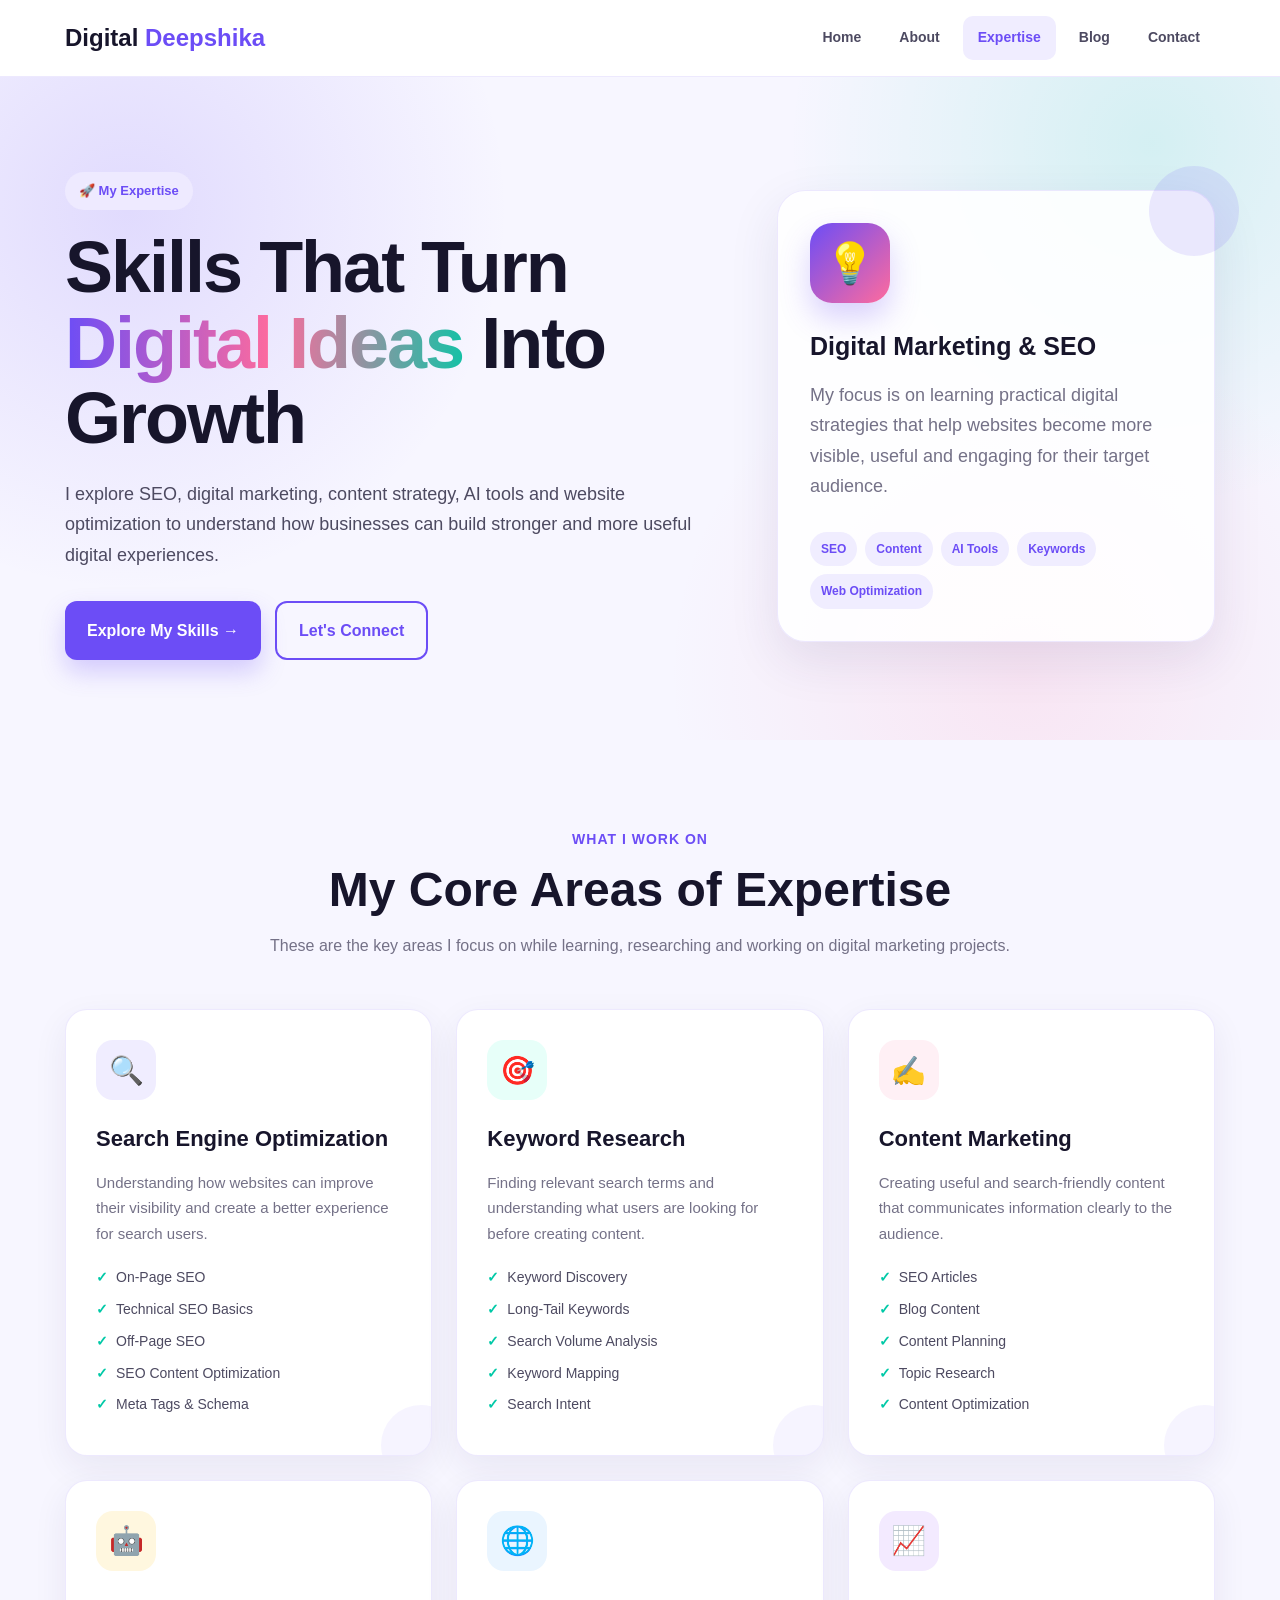
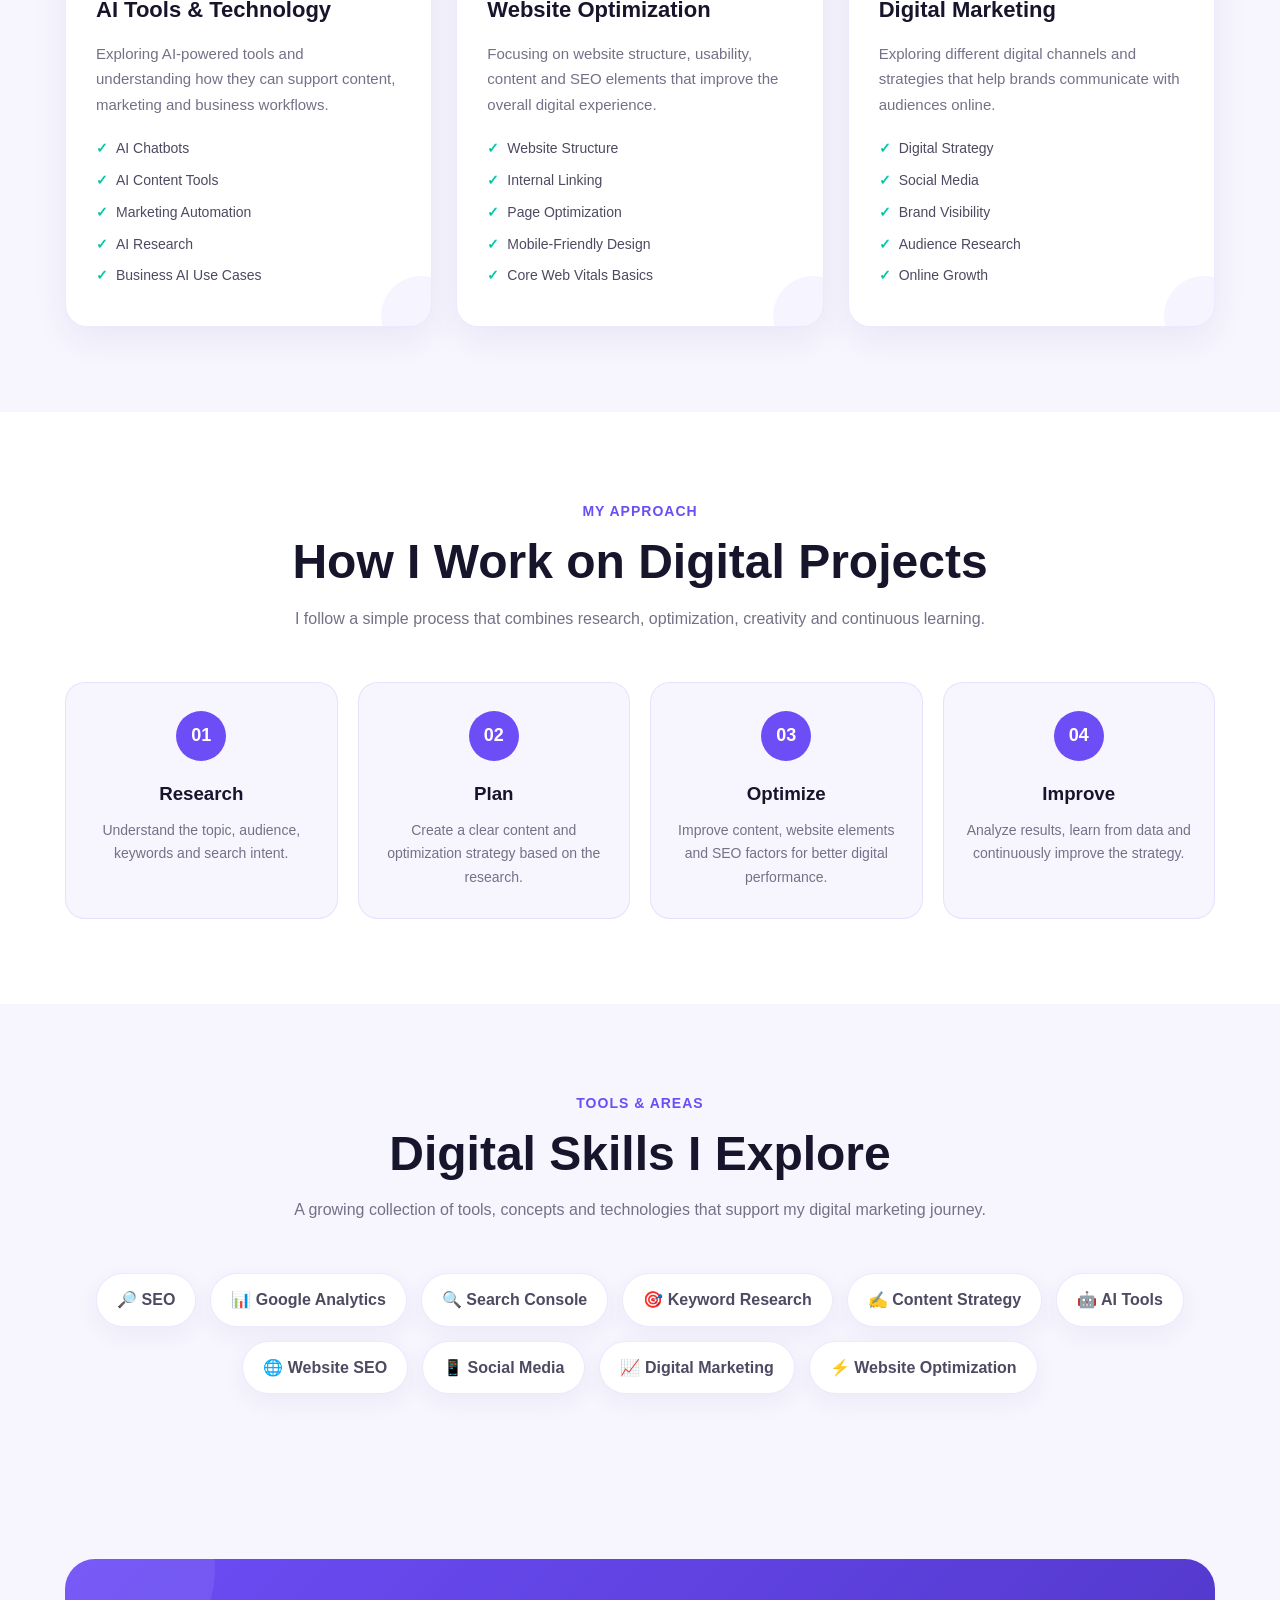
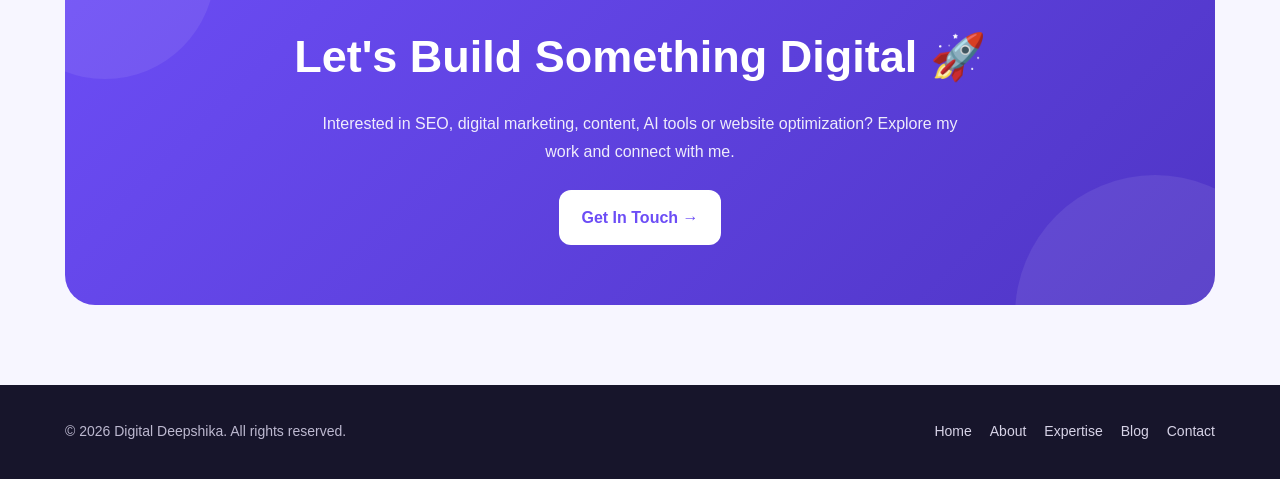
<file: expertise.html>
<!DOCTYPE html>
<html lang="en">
<head>
    <meta charset="UTF-8">

    <meta name="viewport" content="width=device-width, initial-scale=1.0">

    <title>My Expertise | SEO & Digital Marketing | Digital Deepshika</title>

    <meta name="description" content="Explore Digital Deepshika's expertise in SEO, keyword research, content marketing, AI tools, website optimization, search intent, and digital marketing.">

    <meta name="keywords" content="SEO expertise, digital marketing, keyword research, content marketing, AI tools, website optimization, search intent, Digital Deepshika">

    <meta name="author" content="Deepshika Saini">

    <meta name="robots" content="index, follow">

    <link rel="canonical" href="https://digitaldeepshika.com/expertise.html">

    <!-- Open Graph -->
    <meta property="og:title" content="My Expertise | Digital Deepshika">
    <meta property="og:description" content="Explore my expertise in SEO, digital marketing, content strategy, AI tools, keyword research and website optimization.">
    <meta property="og:type" content="website">
    <meta property="og:url" content="https://digitaldeepshika.com/expertise.html">

    <!-- Twitter -->
    <meta name="twitter:card" content="summary_large_image">
    <meta name="twitter:title" content="My Expertise | Digital Deepshika">
    <meta name="twitter:description" content="Explore Digital Deepshika's expertise in SEO, digital marketing, AI tools, content and website optimization.">

    <!-- Schema Markup -->
    <script type="application/ld+json">
    {
        "@context": "https://schema.org",
        "@type": "Person",
        "name": "Deepshika Saini",
        "url": "https://digitaldeepshika.com/",
        "jobTitle": "SEO & Digital Marketing Professional",
        "knowsAbout": [
            "Search Engine Optimization",
            "Keyword Research",
            "Content Marketing",
            "Digital Marketing",
            "AI Tools",
            "Website Optimization",
            "Search Intent"
        ]
    }
    </script>

    <style>

        * {
            margin: 0;
            padding: 0;
            box-sizing: border-box;
        }

        html {
            scroll-behavior: smooth;
        }

        body {
            font-family: Arial, Helvetica, sans-serif;
            background: #f7f6ff;
            color: #17152b;
            line-height: 1.7;
        }

        :root {
            --primary: #6c4df6;
            --primary-dark: #4f35c5;
            --secondary: #00c9a7;
            --accent: #ff6b9d;
            --yellow: #ffbf47;
            --dark: #17152b;
            --text: #4d4a61;
            --muted: #747187;
            --white: #ffffff;
            --light: #f7f6ff;
            --border: rgba(108,77,246,.12);
            --shadow: 0 18px 50px rgba(48,35,103,.10);
        }

        a {
            text-decoration: none;
            color: inherit;
        }

        img {
            max-width: 100%;
            display: block;
        }

        .container {
            width: min(1150px, 92%);
            margin: auto;
        }

        /* HEADER */

        header {
            position: sticky;
            top: 0;
            z-index: 1000;
            background: rgba(255,255,255,.94);
            backdrop-filter: blur(15px);
            border-bottom: 1px solid var(--border);
        }

        .nav {
            min-height: 76px;
            display: flex;
            align-items: center;
            justify-content: space-between;
            gap: 25px;
        }

        .logo {
            font-size: 24px;
            font-weight: 900;
            color: var(--dark);
        }

        .logo span {
            color: var(--primary);
        }

        nav {
            display: flex;
            gap: 8px;
            align-items: center;
        }

        nav a {
            padding: 10px 15px;
            border-radius: 10px;
            color: var(--text);
            font-weight: 700;
            font-size: 14px;
            transition: .3s;
        }

        nav a:hover,
        nav a.active {
            color: var(--primary);
            background: #f0edff;
        }

        /* HERO */

        .hero {
            padding: 95px 0 80px;
            position: relative;
            overflow: hidden;
            background:
                radial-gradient(circle at 10% 20%, rgba(108,77,246,.16), transparent 30%),
                radial-gradient(circle at 90% 10%, rgba(0,201,167,.14), transparent 28%),
                radial-gradient(circle at 80% 90%, rgba(255,107,157,.12), transparent 30%);
        }

        .hero-grid {
            display: grid;
            grid-template-columns: 1.2fr .8fr;
            gap: 55px;
            align-items: center;
        }

        .eyebrow {
            display: inline-flex;
            padding: 8px 14px;
            border-radius: 50px;
            background: #eeeaff;
            color: var(--primary);
            font-size: 13px;
            font-weight: 800;
            margin-bottom: 20px;
        }

        .hero h1 {
            font-size: clamp(42px, 6vw, 72px);
            line-height: 1.05;
            margin-bottom: 22px;
            letter-spacing: -2px;
        }

        .gradient-text {
            background: linear-gradient(
                90deg,
                var(--primary),
                var(--accent),
                var(--secondary)
            );
            -webkit-background-clip: text;
            background-clip: text;
            color: transparent;
        }

        .hero p {
            font-size: 18px;
            color: var(--text);
            max-width: 680px;
            margin-bottom: 30px;
        }

        .buttons {
            display: flex;
            gap: 14px;
            flex-wrap: wrap;
        }

        .btn {
            display: inline-flex;
            align-items: center;
            justify-content: center;
            padding: 14px 22px;
            border-radius: 12px;
            font-weight: 800;
            transition: .3s;
        }

        .btn-primary {
            background: var(--primary);
            color: white;
            box-shadow: 0 12px 25px rgba(108,77,246,.25);
        }

        .btn-primary:hover {
            background: var(--primary-dark);
            transform: translateY(-3px);
        }

        .btn-outline {
            border: 2px solid var(--primary);
            color: var(--primary);
        }

        .btn-outline:hover {
            background: var(--primary);
            color: white;
            transform: translateY(-3px);
        }

        /* HERO CARD */

        .expertise-card {
            background: rgba(255,255,255,.88);
            border: 1px solid var(--border);
            border-radius: 28px;
            padding: 32px;
            box-shadow: var(--shadow);
            position: relative;
        }

        .expertise-card::before {
            content: "";
            position: absolute;
            width: 90px;
            height: 90px;
            border-radius: 50%;
            background: rgba(108,77,246,.12);
            right: -25px;
            top: -25px;
        }

        .big-icon {
            width: 80px;
            height: 80px;
            display: flex;
            align-items: center;
            justify-content: center;
            background: linear-gradient(135deg, var(--primary), var(--accent));
            border-radius: 22px;
            font-size: 40px;
            margin-bottom: 22px;
            box-shadow: 0 15px 30px rgba(108,77,246,.25);
        }

        .expertise-card h3 {
            font-size: 25px;
            margin-bottom: 12px;
        }

        .expertise-card p {
            color: var(--muted);
        }

        .mini-tags {
            display: flex;
            flex-wrap: wrap;
            gap: 8px;
            margin-top: 20px;
        }

        .mini-tags span {
            padding: 7px 11px;
            border-radius: 30px;
            background: #f0edff;
            color: var(--primary);
            font-size: 12px;
            font-weight: 700;
        }

        /* SECTION */

        section {
            padding: 85px 0;
        }

        .section-heading {
            text-align: center;
            max-width: 750px;
            margin: 0 auto 50px;
        }

        .section-heading span {
            color: var(--primary);
            font-size: 14px;
            font-weight: 900;
            text-transform: uppercase;
            letter-spacing: 1px;
        }

        .section-heading h2 {
            font-size: clamp(32px, 4vw, 48px);
            margin: 10px 0 15px;
            line-height: 1.15;
        }

        .section-heading p {
            color: var(--muted);
            font-size: 16px;
        }

        /* EXPERTISE GRID */

        .skills-grid {
            display: grid;
            grid-template-columns: repeat(3, 1fr);
            gap: 24px;
        }

        .skill-card {
            background: white;
            border: 1px solid var(--border);
            border-radius: 22px;
            padding: 30px;
            box-shadow: 0 12px 35px rgba(48,35,103,.07);
            transition: .35s;
            position: relative;
            overflow: hidden;
        }

        .skill-card:hover {
            transform: translateY(-8px);
            box-shadow: 0 22px 50px rgba(48,35,103,.13);
        }

        .skill-card::after {
            content: "";
            position: absolute;
            width: 80px;
            height: 80px;
            border-radius: 50%;
            background: rgba(108,77,246,.06);
            right: -30px;
            bottom: -30px;
        }

        .skill-icon {
            width: 60px;
            height: 60px;
            border-radius: 17px;
            display: flex;
            align-items: center;
            justify-content: center;
            font-size: 28px;
            margin-bottom: 20px;
            background: #f0edff;
        }

        .skill-card:nth-child(2) .skill-icon {
            background: #e7fff9;
        }

        .skill-card:nth-child(3) .skill-icon {
            background: #fff0f5;
        }

        .skill-card:nth-child(4) .skill-icon {
            background: #fff7df;
        }

        .skill-card:nth-child(5) .skill-icon {
            background: #eaf5ff;
        }

        .skill-card:nth-child(6) .skill-icon {
            background: #f3eaff;
        }

        .skill-card h3 {
            font-size: 22px;
            margin-bottom: 12px;
        }

        .skill-card p {
            color: var(--muted);
            font-size: 15px;
            margin-bottom: 20px;
        }

        .skill-list {
            list-style: none;
        }

        .skill-list li {
            margin: 8px 0;
            color: var(--text);
            font-size: 14px;
        }

        .skill-list li::before {
            content: "✓";
            color: var(--secondary);
            font-weight: 900;
            margin-right: 8px;
        }

        /* PROCESS */

        .process-section {
            background: white;
        }

        .process-grid {
            display: grid;
            grid-template-columns: repeat(4, 1fr);
            gap: 20px;
        }

        .process-card {
            text-align: center;
            padding: 28px 20px;
            border-radius: 20px;
            background: var(--light);
            border: 1px solid var(--border);
        }

        .number {
            width: 50px;
            height: 50px;
            border-radius: 50%;
            background: var(--primary);
            color: white;
            display: flex;
            align-items: center;
            justify-content: center;
            margin: 0 auto 17px;
            font-size: 18px;
            font-weight: 900;
        }

        .process-card h3 {
            margin-bottom: 9px;
        }

        .process-card p {
            font-size: 14px;
            color: var(--muted);
        }

        /* TOOLS */

        .tools {
            display: flex;
            justify-content: center;
            flex-wrap: wrap;
            gap: 14px;
            margin-top: 35px;
        }

        .tool {
            padding: 12px 20px;
            border-radius: 50px;
            background: white;
            border: 1px solid var(--border);
            box-shadow: 0 8px 25px rgba(48,35,103,.06);
            font-weight: 700;
            color: var(--text);
            transition: .3s;
        }

        .tool:hover {
            transform: translateY(-4px);
            color: var(--primary);
            border-color: var(--primary);
        }

        /* CTA */

        .cta {
            padding: 80px 0;
        }

        .cta-box {
            background: linear-gradient(
                135deg,
                var(--primary),
                var(--primary-dark)
            );
            color: white;
            border-radius: 30px;
            padding: 60px 40px;
            text-align: center;
            position: relative;
            overflow: hidden;
        }

        .cta-box::before,
        .cta-box::after {
            content: "";
            position: absolute;
            border-radius: 50%;
            background: rgba(255,255,255,.08);
        }

        .cta-box::before {
            width: 220px;
            height: 220px;
            top: -100px;
            left: -70px;
        }

        .cta-box::after {
            width: 280px;
            height: 280px;
            bottom: -150px;
            right: -80px;
        }

        .cta-box h2 {
            font-size: clamp(30px, 4vw, 45px);
            margin-bottom: 15px;
            position: relative;
            z-index: 1;
        }

        .cta-box p {
            max-width: 650px;
            margin: 0 auto 25px;
            opacity: .9;
            position: relative;
            z-index: 1;
        }

        .cta-box .btn {
            background: white;
            color: var(--primary);
            position: relative;
            z-index: 1;
        }

        .cta-box .btn:hover {
            transform: translateY(-3px);
            background: #f4f1ff;
        }

        /* FOOTER */

        footer {
            background: var(--dark);
            color: white;
            padding: 35px 0;
        }

        .footer-content {
            display: flex;
            align-items: center;
            justify-content: space-between;
            gap: 20px;
        }

        footer p {
            color: #bdb9d0;
            font-size: 14px;
        }

        .footer-links {
            display: flex;
            gap: 18px;
        }

        .footer-links a {
            color: #d7d3e7;
            font-size: 14px;
        }

        .footer-links a:hover {
            color: white;
        }

        /* RESPONSIVE */

        @media (max-width: 900px) {

            .hero-grid {
                grid-template-columns: 1fr;
            }

            .skills-grid {
                grid-template-columns: repeat(2, 1fr);
            }

            .process-grid {
                grid-template-columns: repeat(2, 1fr);
            }
        }

        @media (max-width: 700px) {

            .nav {
                flex-direction: column;
                padding: 15px 0;
            }

            nav {
                flex-wrap: wrap;
                justify-content: center;
            }

            .hero {
                padding: 65px 0;
            }

            .hero h1 {
                letter-spacing: -1px;
            }

            .skills-grid,
            .process-grid {
                grid-template-columns: 1fr;
            }

            section {
                padding: 65px 0;
            }

            .footer-content {
                flex-direction: column;
                text-align: center;
            }

        }

    </style>
</head>

<body>

    <!-- HEADER -->

    <header>
        <div class="container nav">

            <a href="index.html" class="logo">
                Digital <span>Deepshika</span>
            </a>

            <nav>
                <a href="index.html">Home</a>
                <a href="about.html">About</a>
                <a href="expertise.html" class="active">Expertise</a>
                <a href="blog.html">Blog</a>
                <a href="contact.html">Contact</a>
            </nav>

        </div>
    </header>


    <!-- HERO -->

    <main>

        <section class="hero">

            <div class="container hero-grid">

                <div>

                    <span class="eyebrow">
                        🚀 My Expertise
                    </span>

                    <h1>
                        Skills That Turn
                        <span class="gradient-text">
                            Digital Ideas
                        </span>
                        Into Growth
                    </h1>

                    <p>
                        I explore SEO, digital marketing, content strategy,
                        AI tools and website optimization to understand how
                        businesses can build stronger and more useful digital
                        experiences.
                    </p>

                    <div class="buttons">

                        <a href="#skills" class="btn btn-primary">
                            Explore My Skills →
                        </a>

                        <a href="contact.html" class="btn btn-outline">
                            Let's Connect
                        </a>

                    </div>

                </div>


                <div class="expertise-card">

                    <div class="big-icon">
                        💡
                    </div>

                    <h3>
                        Digital Marketing & SEO
                    </h3>

                    <p>
                        My focus is on learning practical digital strategies
                        that help websites become more visible, useful and
                        engaging for their target audience.
                    </p>

                    <div class="mini-tags">
                        <span>SEO</span>
                        <span>Content</span>
                        <span>AI Tools</span>
                        <span>Keywords</span>
                        <span>Web Optimization</span>
                    </div>

                </div>

            </div>

        </section>


        <!-- MAIN EXPERTISE -->

        <section id="skills">

            <div class="container">

                <div class="section-heading">

                    <span>What I Work On</span>

                    <h2>
                        My Core Areas of Expertise
                    </h2>

                    <p>
                        These are the key areas I focus on while learning,
                        researching and working on digital marketing projects.
                    </p>

                </div>


                <div class="skills-grid">


                    <!-- SEO -->

                    <div class="skill-card">

                        <div class="skill-icon">
                            🔍
                        </div>

                        <h3>
                            Search Engine Optimization
                        </h3>

                        <p>
                            Understanding how websites can improve their
                            visibility and create a better experience for
                            search users.
                        </p>

                        <ul class="skill-list">
                            <li>On-Page SEO</li>
                            <li>Technical SEO Basics</li>
                            <li>Off-Page SEO</li>
                            <li>SEO Content Optimization</li>
                            <li>Meta Tags & Schema</li>
                        </ul>

                    </div>


                    <!-- KEYWORD -->

                    <div class="skill-card">

                        <div class="skill-icon">
                            🎯
                        </div>

                        <h3>
                            Keyword Research
                        </h3>

                        <p>
                            Finding relevant search terms and understanding
                            what users are looking for before creating content.
                        </p>

                        <ul class="skill-list">
                            <li>Keyword Discovery</li>
                            <li>Long-Tail Keywords</li>
                            <li>Search Volume Analysis</li>
                            <li>Keyword Mapping</li>
                            <li>Search Intent</li>
                        </ul>

                    </div>


                    <!-- CONTENT -->

                    <div class="skill-card">

                        <div class="skill-icon">
                            ✍️
                        </div>

                        <h3>
                            Content Marketing
                        </h3>

                        <p>
                            Creating useful and search-friendly content that
                            communicates information clearly to the audience.
                        </p>

                        <ul class="skill-list">
                            <li>SEO Articles</li>
                            <li>Blog Content</li>
                            <li>Content Planning</li>
                            <li>Topic Research</li>
                            <li>Content Optimization</li>
                        </ul>

                    </div>


                    <!-- AI -->

                    <div class="skill-card">

                        <div class="skill-icon">
                            🤖
                        </div>

                        <h3>
                            AI Tools & Technology
                        </h3>

                        <p>
                            Exploring AI-powered tools and understanding how
                            they can support content, marketing and business
                            workflows.
                        </p>

                        <ul class="skill-list">
                            <li>AI Chatbots</li>
                            <li>AI Content Tools</li>
                            <li>Marketing Automation</li>
                            <li>AI Research</li>
                            <li>Business AI Use Cases</li>
                        </ul>

                    </div>


                    <!-- WEBSITE -->

                    <div class="skill-card">

                        <div class="skill-icon">
                            🌐
                        </div>

                        <h3>
                            Website Optimization
                        </h3>

                        <p>
                            Focusing on website structure, usability, content
                            and SEO elements that improve the overall digital
                            experience.
                        </p>

                        <ul class="skill-list">
                            <li>Website Structure</li>
                            <li>Internal Linking</li>
                            <li>Page Optimization</li>
                            <li>Mobile-Friendly Design</li>
                            <li>Core Web Vitals Basics</li>
                        </ul>

                    </div>


                    <!-- DIGITAL MARKETING -->

                    <div class="skill-card">

                        <div class="skill-icon">
                            📈
                        </div>

                        <h3>
                            Digital Marketing
                        </h3>

                        <p>
                            Exploring different digital channels and strategies
                            that help brands communicate with audiences online.
                        </p>

                        <ul class="skill-list">
                            <li>Digital Strategy</li>
                            <li>Social Media</li>
                            <li>Brand Visibility</li>
                            <li>Audience Research</li>
                            <li>Online Growth</li>
                        </ul>

                    </div>

                </div>

            </div>

        </section>


        <!-- PROCESS -->

        <section class="process-section">

            <div class="container">

                <div class="section-heading">

                    <span>My Approach</span>

                    <h2>
                        How I Work on Digital Projects
                    </h2>

                    <p>
                        I follow a simple process that combines research,
                        optimization, creativity and continuous learning.
                    </p>

                </div>


                <div class="process-grid">

                    <div class="process-card">

                        <div class="number">
                            01
                        </div>

                        <h3>
                            Research
                        </h3>

                        <p>
                            Understand the topic, audience, keywords and
                            search intent.
                        </p>

                    </div>


                    <div class="process-card">

                        <div class="number">
                            02
                        </div>

                        <h3>
                            Plan
                        </h3>

                        <p>
                            Create a clear content and optimization strategy
                            based on the research.
                        </p>

                    </div>


                    <div class="process-card">

                        <div class="number">
                            03
                        </div>

                        <h3>
                            Optimize
                        </h3>

                        <p>
                            Improve content, website elements and SEO factors
                            for better digital performance.
                        </p>

                    </div>


                    <div class="process-card">

                        <div class="number">
                            04
                        </div>

                        <h3>
                            Improve
                        </h3>

                        <p>
                            Analyze results, learn from data and continuously
                            improve the strategy.
                        </p>

                    </div>

                </div>

            </div>

        </section>


        <!-- TOOLS -->

        <section>

            <div class="container">

                <div class="section-heading">

                    <span>Tools & Areas</span>

                    <h2>
                        Digital Skills I Explore
                    </h2>

                    <p>
                        A growing collection of tools, concepts and technologies
                        that support my digital marketing journey.
                    </p>

                </div>


                <div class="tools">

                    <div class="tool">🔎 SEO</div>
                    <div class="tool">📊 Google Analytics</div>
                    <div class="tool">🔍 Search Console</div>
                    <div class="tool">🎯 Keyword Research</div>
                    <div class="tool">✍️ Content Strategy</div>
                    <div class="tool">🤖 AI Tools</div>
                    <div class="tool">🌐 Website SEO</div>
                    <div class="tool">📱 Social Media</div>
                    <div class="tool">📈 Digital Marketing</div>
                    <div class="tool">⚡ Website Optimization</div>

                </div>

            </div>

        </section>


        <!-- CTA -->

        <section class="cta">

            <div class="container">

                <div class="cta-box">

                    <h2>
                        Let's Build Something Digital 🚀
                    </h2>

                    <p>
                        Interested in SEO, digital marketing, content,
                        AI tools or website optimization? Explore my work
                        and connect with me.
                    </p>

                    <a href="contact.html" class="btn">
                        Get In Touch →
                    </a>

                </div>

            </div>

        </section>

    </main>


    <!-- FOOTER -->

    <footer>

        <div class="container footer-content">

            <p>
                © 2026 Digital Deepshika. All rights reserved.
            </p>

            <div class="footer-links">
                <a href="index.html">Home</a>
                <a href="about.html">About</a>
                <a href="expertise.html">Expertise</a>
                <a href="blog.html">Blog</a>
                <a href="contact.html">Contact</a>
            </div>

        </div>

    </footer>

</body>
</html>
</file>
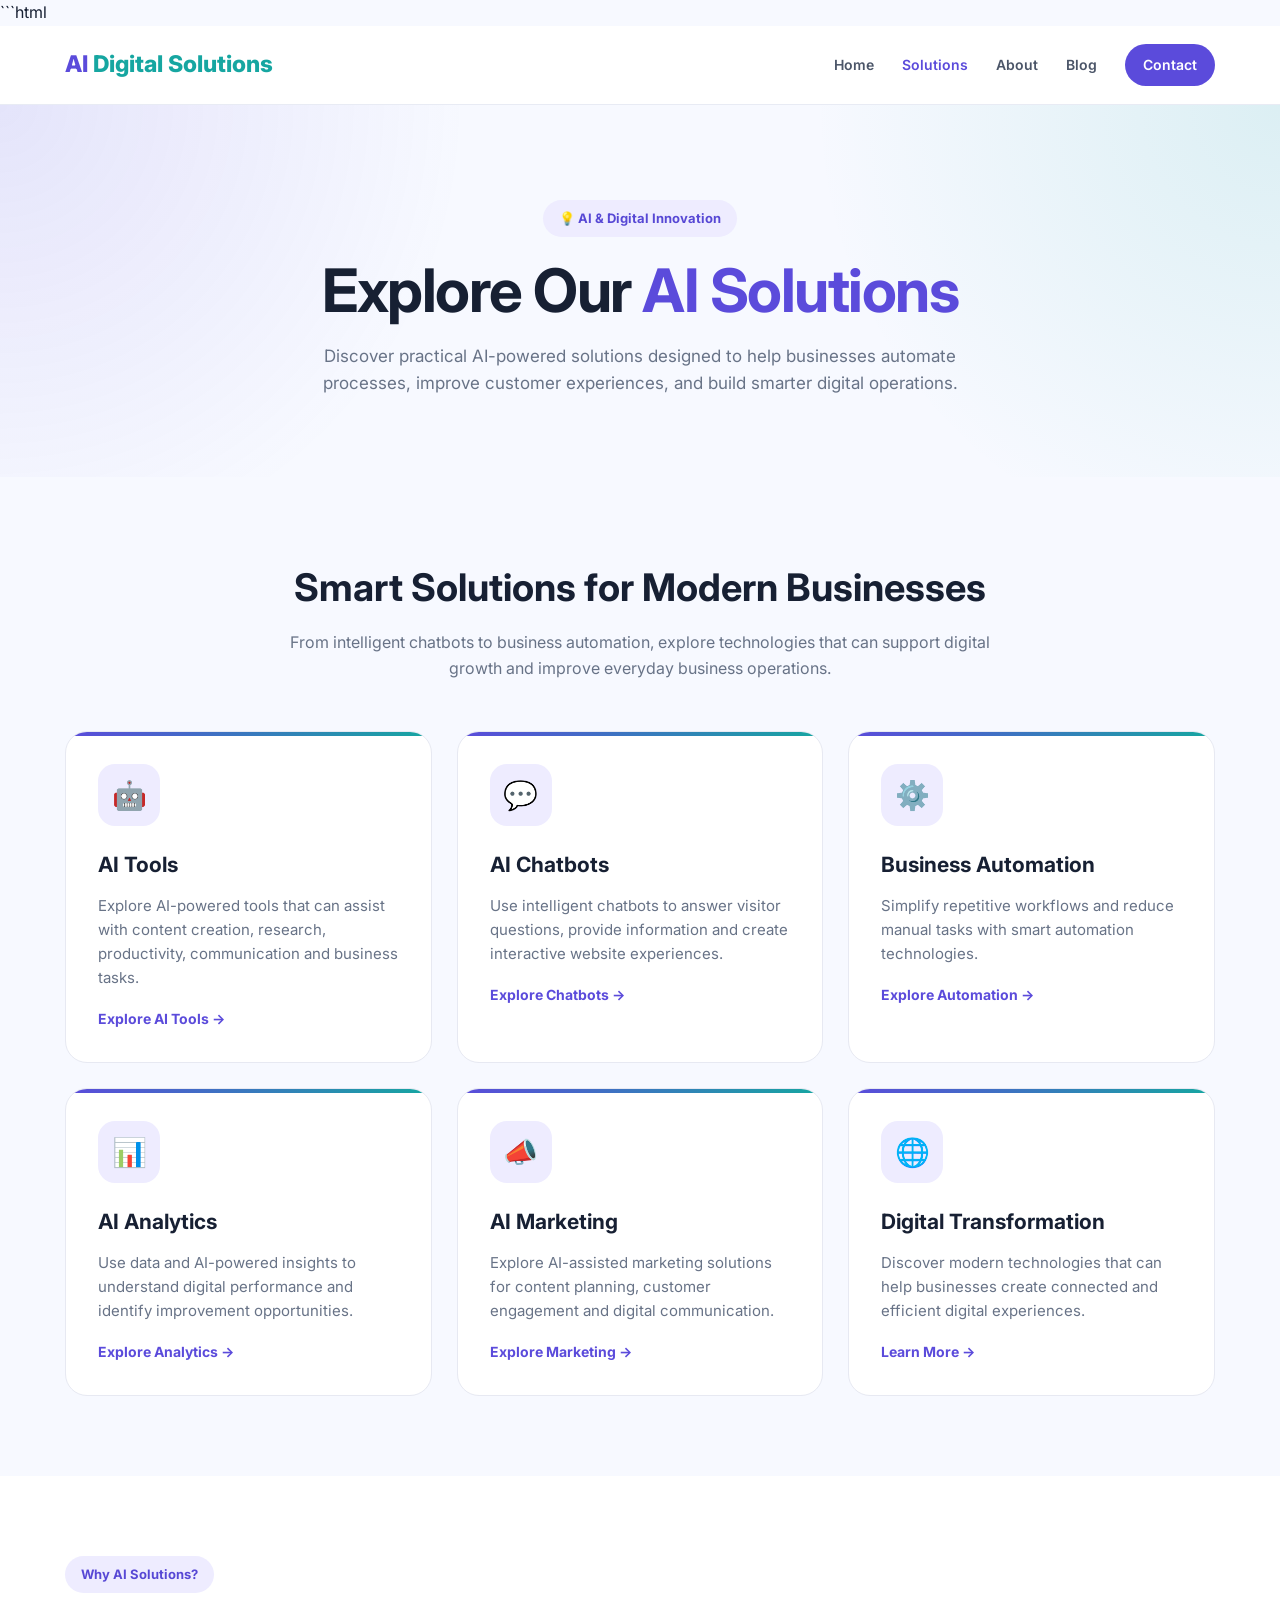
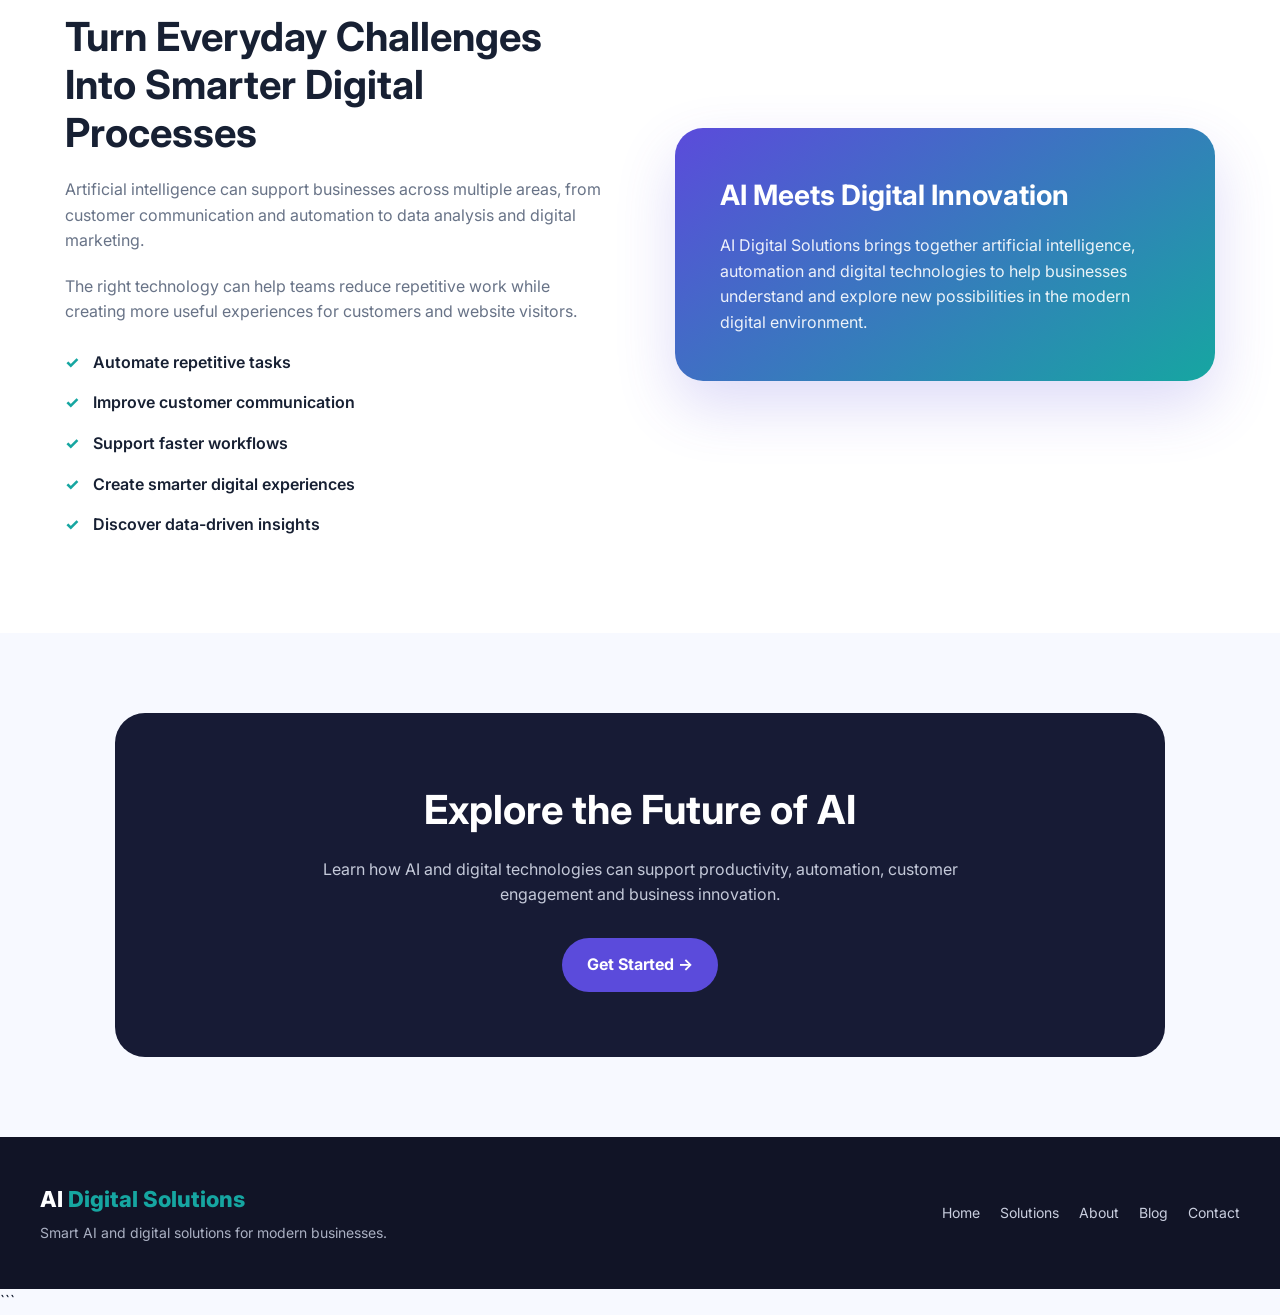
<file: solution.html>
```html
<!DOCTYPE html>
<html lang="en">

<head>
    <meta charset="UTF-8">

    <meta name="viewport" content="width=device-width, initial-scale=1.0">

    <meta name="description"
        content="Explore AI Digital Solutions including AI tools, AI chatbots, business automation, digital analytics, AI marketing and digital transformation solutions.">

    <meta name="keywords"
        content="AI Digital Solutions, AI solutions, AI tools, AI chatbot, business automation, digital transformation, AI marketing, AI analytics">

    <meta name="author" content="AI Digital Solutions">

    <meta name="robots" content="index, follow">

    <title>AI Solutions | AI Digital Solutions</title>

    <link rel="preconnect" href="https://fonts.googleapis.com">
    <link rel="preconnect" href="https://fonts.gstatic.com" crossorigin>

    <link href="https://fonts.googleapis.com/css2?family=Inter:wght@400;500;600;700;800&display=swap"
        rel="stylesheet">

    <style>
        * {
            margin: 0;
            padding: 0;
            box-sizing: border-box;
        }

        html {
            scroll-behavior: smooth;
        }

        body {
            font-family: "Inter", sans-serif;
            background: #f7f9ff;
            color: #172033;
            line-height: 1.6;
        }

        a {
            text-decoration: none;
            color: inherit;
        }

        /* NAVBAR */

        header {
            position: sticky;
            top: 0;
            z-index: 1000;
            background: rgba(255, 255, 255, 0.95);
            backdrop-filter: blur(12px);
            border-bottom: 1px solid #e8ebf4;
        }

        .navbar {
            max-width: 1200px;
            margin: auto;
            padding: 18px 25px;

            display: flex;
            justify-content: space-between;
            align-items: center;
        }

        .logo {
            font-size: 23px;
            font-weight: 800;
            color: #5b4bdb;
        }

        .logo span {
            color: #16a6a1;
        }

        nav {
            display: flex;
            align-items: center;
            gap: 28px;
        }

        nav a {
            color: #4b5568;
            font-size: 14px;
            font-weight: 600;
            transition: 0.3s;
        }

        nav a:hover {
            color: #5b4bdb;
        }

        .active {
            color: #5b4bdb !important;
        }

        .nav-button {
            background: #5b4bdb;
            color: white !important;
            padding: 10px 18px;
            border-radius: 25px;
        }

        .nav-button:hover {
            background: #4636c4;
        }

        /* HERO */

        .page-hero {
            text-align: center;
            padding: 95px 25px 80px;

            background:
                radial-gradient(circle at top left,
                    rgba(91, 75, 219, 0.12),
                    transparent 35%),
                radial-gradient(circle at top right,
                    rgba(22, 166, 161, 0.12),
                    transparent 35%);
        }

        .badge {
            display: inline-block;
            padding: 8px 16px;
            border-radius: 30px;

            background: #eeecff;
            color: #5748d5;

            font-size: 13px;
            font-weight: 700;

            margin-bottom: 20px;
        }

        .page-hero h1 {
            font-size: clamp(40px, 5vw, 60px);
            line-height: 1.1;
            letter-spacing: -1.5px;
            margin-bottom: 20px;
        }

        .page-hero h1 span {
            color: #5b4bdb;
        }

        .page-hero p {
            max-width: 720px;
            margin: auto;

            font-size: 17px;
            color: #687387;
        }

        /* MAIN */

        .container {
            max-width: 1200px;
            margin: auto;
            padding: 80px 25px;
        }

        .section-title {
            text-align: center;
            margin-bottom: 50px;
        }

        .section-title h2 {
            font-size: 38px;
            margin-bottom: 12px;
        }

        .section-title p {
            max-width: 700px;
            margin: auto;
            color: #687387;
        }

        /* SOLUTION GRID */

        .solution-grid {
            display: grid;
            grid-template-columns: repeat(3, 1fr);
            gap: 25px;
        }

        .solution-card {
            background: white;
            border: 1px solid #e7e9f2;

            padding: 32px;

            border-radius: 22px;

            transition: 0.3s;

            position: relative;
            overflow: hidden;
        }

        .solution-card::before {
            content: "";

            position: absolute;

            top: 0;
            left: 0;

            width: 100%;
            height: 4px;

            background: linear-gradient(90deg, #5b4bdb, #16a6a1);
        }

        .solution-card:hover {
            transform: translateY(-8px);

            box-shadow:
                0 20px 50px rgba(40, 50, 100, 0.12);
        }

        .solution-icon {
            width: 62px;
            height: 62px;

            display: flex;
            justify-content: center;
            align-items: center;

            background: #eeecff;

            border-radius: 17px;

            font-size: 28px;

            margin-bottom: 22px;
        }

        .solution-card h3 {
            font-size: 21px;
            margin-bottom: 12px;
        }

        .solution-card p {
            color: #687387;
            font-size: 15px;
            margin-bottom: 18px;
        }

        .learn-more {
            color: #5b4bdb;
            font-size: 14px;
            font-weight: 700;
        }

        .learn-more:hover {
            color: #16a6a1;
        }

        /* FEATURE SECTION */

        .feature-section {
            background: white;
        }

        .feature {
            display: grid;

            grid-template-columns: 1fr 1fr;

            gap: 70px;

            align-items: center;
        }

        .feature-content h2 {
            font-size: 40px;
            line-height: 1.2;

            margin-bottom: 20px;
        }

        .feature-content p {
            color: #687387;

            margin-bottom: 20px;
        }

        .feature-list {
            list-style: none;
            margin-top: 25px;
        }

        .feature-list li {
            margin-bottom: 15px;

            font-weight: 600;
        }

        .feature-list li::before {
            content: "✓";

            color: #16a6a1;

            font-weight: 800;

            margin-right: 10px;
        }

        .feature-box {
            background: linear-gradient(
                145deg,
                #5b4bdb,
                #16a6a1
            );

            color: white;

            padding: 45px;

            border-radius: 28px;

            box-shadow:
                0 25px 60px rgba(91, 75, 219, 0.2);
        }

        .feature-box h3 {
            font-size: 28px;
            margin-bottom: 15px;
        }

        .feature-box p {
            color: rgba(255, 255, 255, 0.9);
        }

        /* CTA */

        .cta-section {
            padding: 80px 25px;
        }

        .cta {
            max-width: 1050px;

            margin: auto;

            padding: 65px 35px;

            text-align: center;

            background: #171b35;

            color: white;

            border-radius: 30px;
        }

        .cta h2 {
            font-size: 40px;
            margin-bottom: 15px;
        }

        .cta p {
            max-width: 650px;

            margin: auto;

            color: #c4c9d9;

            margin-bottom: 30px;
        }

        .cta-button {
            display: inline-block;

            background: #5b4bdb;

            color: white;

            padding: 14px 25px;

            border-radius: 30px;

            font-weight: 700;

            transition: 0.3s;
        }

        .cta-button:hover {
            background: #16a6a1;

            transform: translateY(-3px);
        }

        /* FOOTER */

        footer {
            background: #111426;

            color: white;

            padding: 45px 25px;
        }

        .footer-content {
            max-width: 1200px;

            margin: auto;

            display: flex;

            justify-content: space-between;

            align-items: center;

            gap: 30px;
        }

        .footer-logo {
            font-size: 22px;
            font-weight: 800;
        }

        .footer-logo span {
            color: #16a6a1;
        }

        .footer-text {
            color: #aab0c2;
            font-size: 14px;
            margin-top: 5px;
        }

        .footer-links {
            display: flex;
            gap: 20px;
        }

        .footer-links a {
            color: #c9cede;
            font-size: 14px;
        }

        .footer-links a:hover {
            color: white;
        }

        /* RESPONSIVE */

        @media (max-width: 900px) {

            .solution-grid {
                grid-template-columns: repeat(2, 1fr);
            }

            .feature {
                grid-template-columns: 1fr;
            }

            nav {
                gap: 15px;
            }
        }

        @media (max-width: 650px) {

            .navbar {
                flex-direction: column;
                gap: 15px;
            }

            nav {
                flex-wrap: wrap;
                justify-content: center;
            }

            .solution-grid {
                grid-template-columns: 1fr;
            }

            .page-hero {
                padding-top: 65px;
            }

            .section-title h2,
            .feature-content h2,
            .cta h2 {
                font-size: 30px;
            }

            .footer-content {
                flex-direction: column;
                text-align: center;
            }

            .footer-links {
                flex-wrap: wrap;
                justify-content: center;
            }
        }
    </style>

    <!-- WebSite Schema -->

    <script type="application/ld+json">
    {
        "@context": "https://schema.org",
        "@type": "WebPage",
        "name": "AI Solutions",
        "description": "Explore AI-powered digital solutions including AI tools, chatbots, business automation and digital transformation.",
        "url": "https://your-domain.com/solutions.html"
    }
    </script>

</head>


<body>


    <!-- NAVIGATION -->

    <header>

        <div class="navbar">

            <a href="index.html" class="logo">
                AI <span>Digital Solutions</span>
            </a>

            <nav>

                <a href="index.html">
                    Home
                </a>

                <a href="solutions.html" class="active">
                    Solutions
                </a>

                <a href="about.html">
                    About
                </a>

                <a href="blog.html">
                    Blog
                </a>

                <a href="contact.html" class="nav-button">
                    Contact
                </a>

            </nav>

        </div>

    </header>


    <!-- PAGE HERO -->

    <section class="page-hero">

        <span class="badge">
            💡 AI & Digital Innovation
        </span>

        <h1>
            Explore Our
            <span>AI Solutions</span>
        </h1>

        <p>
            Discover practical AI-powered solutions designed to help
            businesses automate processes, improve customer experiences,
            and build smarter digital operations.
        </p>

    </section>


    <!-- SOLUTIONS -->

    <main>

        <section>

            <div class="container">

                <div class="section-title">

                    <h2>
                        Smart Solutions for Modern Businesses
                    </h2>

                    <p>
                        From intelligent chatbots to business automation,
                        explore technologies that can support digital growth
                        and improve everyday business operations.
                    </p>

                </div>


                <div class="solution-grid">


                    <!-- CARD 1 -->

                    <article class="solution-card">

                        <div class="solution-icon">
                            🤖
                        </div>

                        <h3>
                            AI Tools
                        </h3>

                        <p>
                            Explore AI-powered tools that can assist with
                            content creation, research, productivity,
                            communication and business tasks.
                        </p>

                        <a href="#" class="learn-more">
                            Explore AI Tools →
                        </a>

                    </article>


                    <!-- CARD 2 -->

                    <article class="solution-card">

                        <div class="solution-icon">
                            💬
                        </div>

                        <h3>
                            AI Chatbots
                        </h3>

                        <p>
                            Use intelligent chatbots to answer visitor
                            questions, provide information and create
                            interactive website experiences.
                        </p>

                        <a href="#" class="learn-more">
                            Explore Chatbots →
                        </a>

                    </article>


                    <!-- CARD 3 -->

                    <article class="solution-card">

                        <div class="solution-icon">
                            ⚙️
                        </div>

                        <h3>
                            Business Automation
                        </h3>

                        <p>
                            Simplify repetitive workflows and reduce manual
                            tasks with smart automation technologies.
                        </p>

                        <a href="#" class="learn-more">
                            Explore Automation →
                        </a>

                    </article>


                    <!-- CARD 4 -->

                    <article class="solution-card">

                        <div class="solution-icon">
                            📊
                        </div>

                        <h3>
                            AI Analytics
                        </h3>

                        <p>
                            Use data and AI-powered insights to understand
                            digital performance and identify improvement
                            opportunities.
                        </p>

                        <a href="#" class="learn-more">
                            Explore Analytics →
                        </a>

                    </article>


                    <!-- CARD 5 -->

                    <article class="solution-card">

                        <div class="solution-icon">
                            📣
                        </div>

                        <h3>
                            AI Marketing
                        </h3>

                        <p>
                            Explore AI-assisted marketing solutions for
                            content planning, customer engagement and
                            digital communication.
                        </p>

                        <a href="#" class="learn-more">
                            Explore Marketing →
                        </a>

                    </article>


                    <!-- CARD 6 -->

                    <article class="solution-card">

                        <div class="solution-icon">
                            🌐
                        </div>

                        <h3>
                            Digital Transformation
                        </h3>

                        <p>
                            Discover modern technologies that can help
                            businesses create connected and efficient
                            digital experiences.
                        </p>

                        <a href="#" class="learn-more">
                            Learn More →
                        </a>

                    </article>

                </div>

            </div>

        </section>


        <!-- FEATURE -->

        <section class="feature-section">

            <div class="container">

                <div class="feature">


                    <div class="feature-content">

                        <span class="badge">
                            Why AI Solutions?
                        </span>

                        <h2>
                            Turn Everyday Challenges Into Smarter Digital Processes
                        </h2>

                        <p>
                            Artificial intelligence can support businesses
                            across multiple areas, from customer communication
                            and automation to data analysis and digital marketing.
                        </p>

                        <p>
                            The right technology can help teams reduce repetitive
                            work while creating more useful experiences for
                            customers and website visitors.
                        </p>


                        <ul class="feature-list">

                            <li>
                                Automate repetitive tasks
                            </li>

                            <li>
                                Improve customer communication
                            </li>

                            <li>
                                Support faster workflows
                            </li>

                            <li>
                                Create smarter digital experiences
                            </li>

                            <li>
                                Discover data-driven insights
                            </li>

                        </ul>

                    </div>


                    <div class="feature-box">

                        <h3>
                            AI Meets Digital Innovation
                        </h3>

                        <p>
                            AI Digital Solutions brings together artificial
                            intelligence, automation and digital technologies
                            to help businesses understand and explore new
                            possibilities in the modern digital environment.
                        </p>

                    </div>

                </div>

            </div>

        </section>


        <!-- CTA -->

        <section class="cta-section">

            <div class="cta">

                <h2>
                    Explore the Future of AI
                </h2>

                <p>
                    Learn how AI and digital technologies can support
                    productivity, automation, customer engagement and
                    business innovation.
                </p>

                <a href="contact.html" class="cta-button">
                    Get Started →
                </a>

            </div>

        </section>

    </main>


    <!-- FOOTER -->

    <footer>

        <div class="footer-content">

            <div>

                <div class="footer-logo">
                    AI <span>Digital Solutions</span>
                </div>

                <p class="footer-text">
                    Smart AI and digital solutions for modern businesses.
                </p>

            </div>


            <div class="footer-links">

                <a href="index.html">
                    Home
                </a>

                <a href="solutions.html">
                    Solutions
                </a>

                <a href="about.html">
                    About
                </a>

                <a href="blog.html">
                    Blog
                </a>

                <a href="contact.html">
                    Contact
                </a>

            </div>

        </div>

    </footer>


</body>

</html>
```
</file>
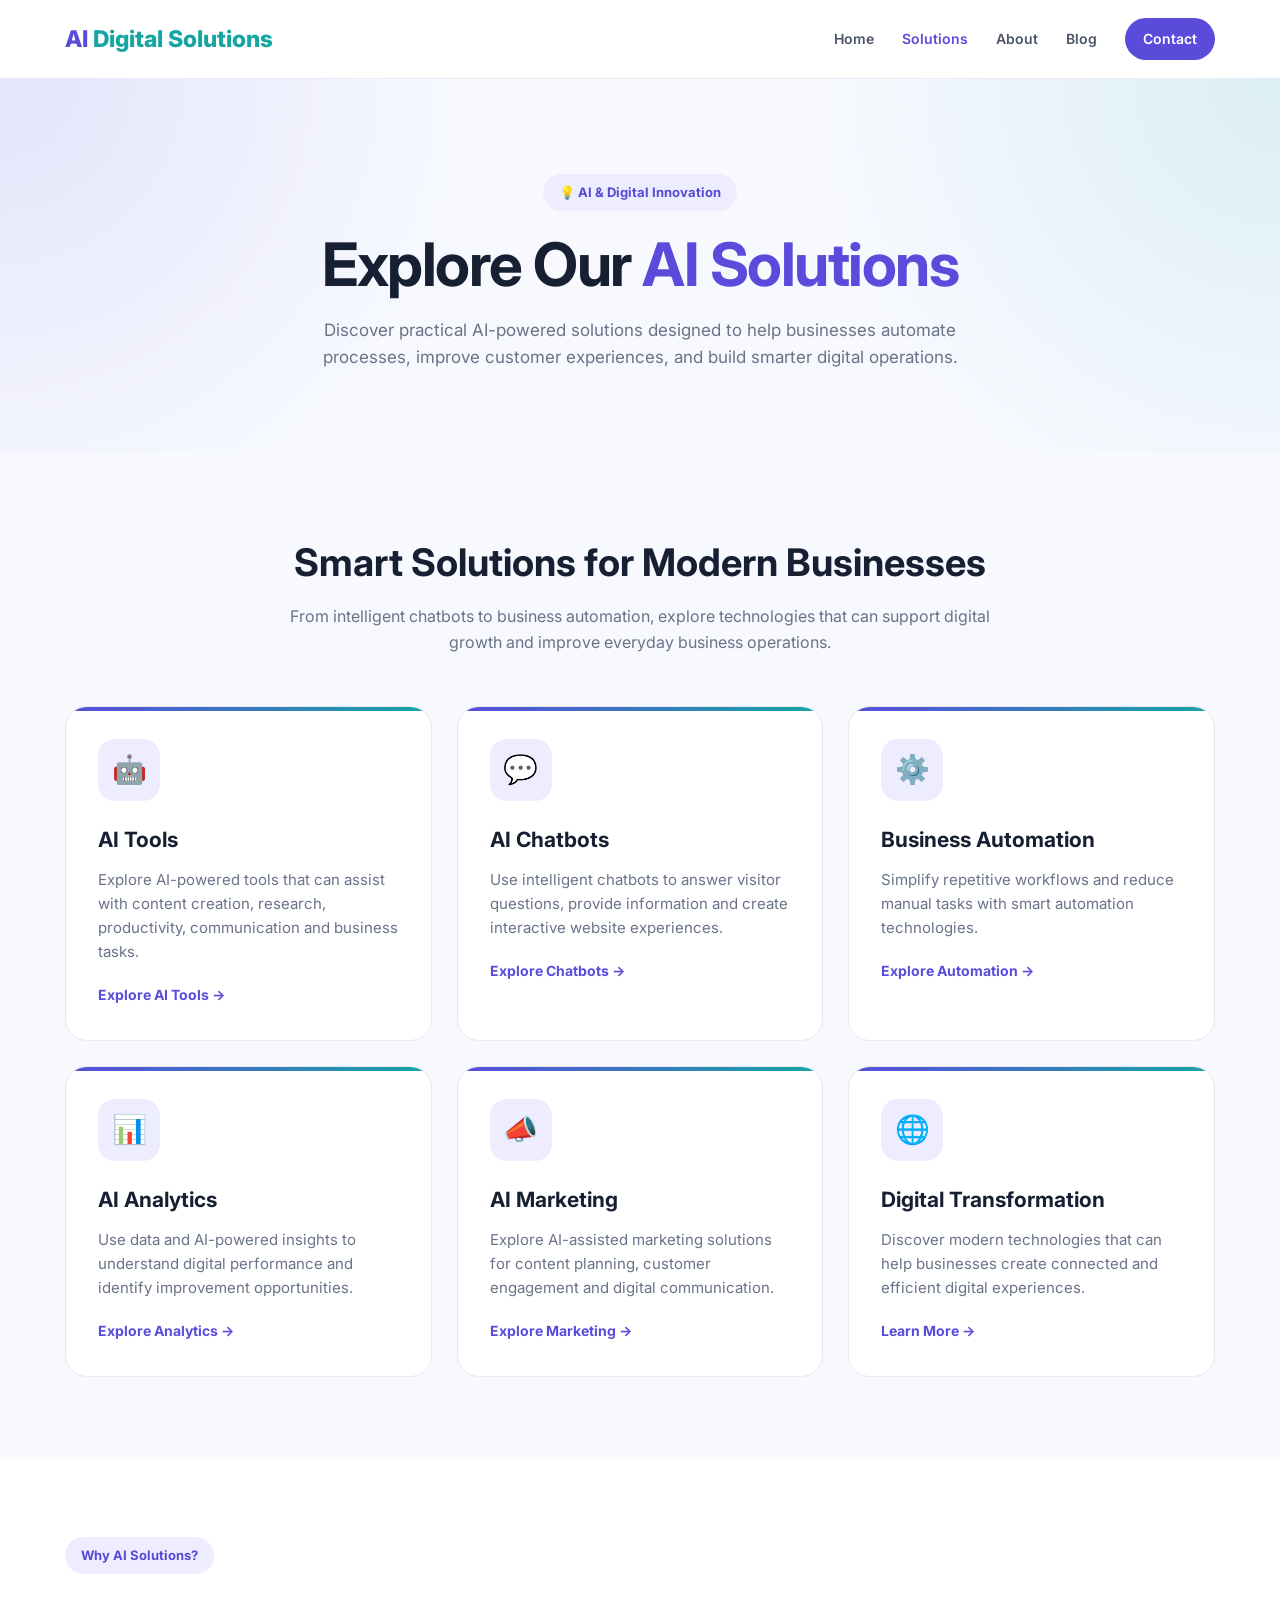
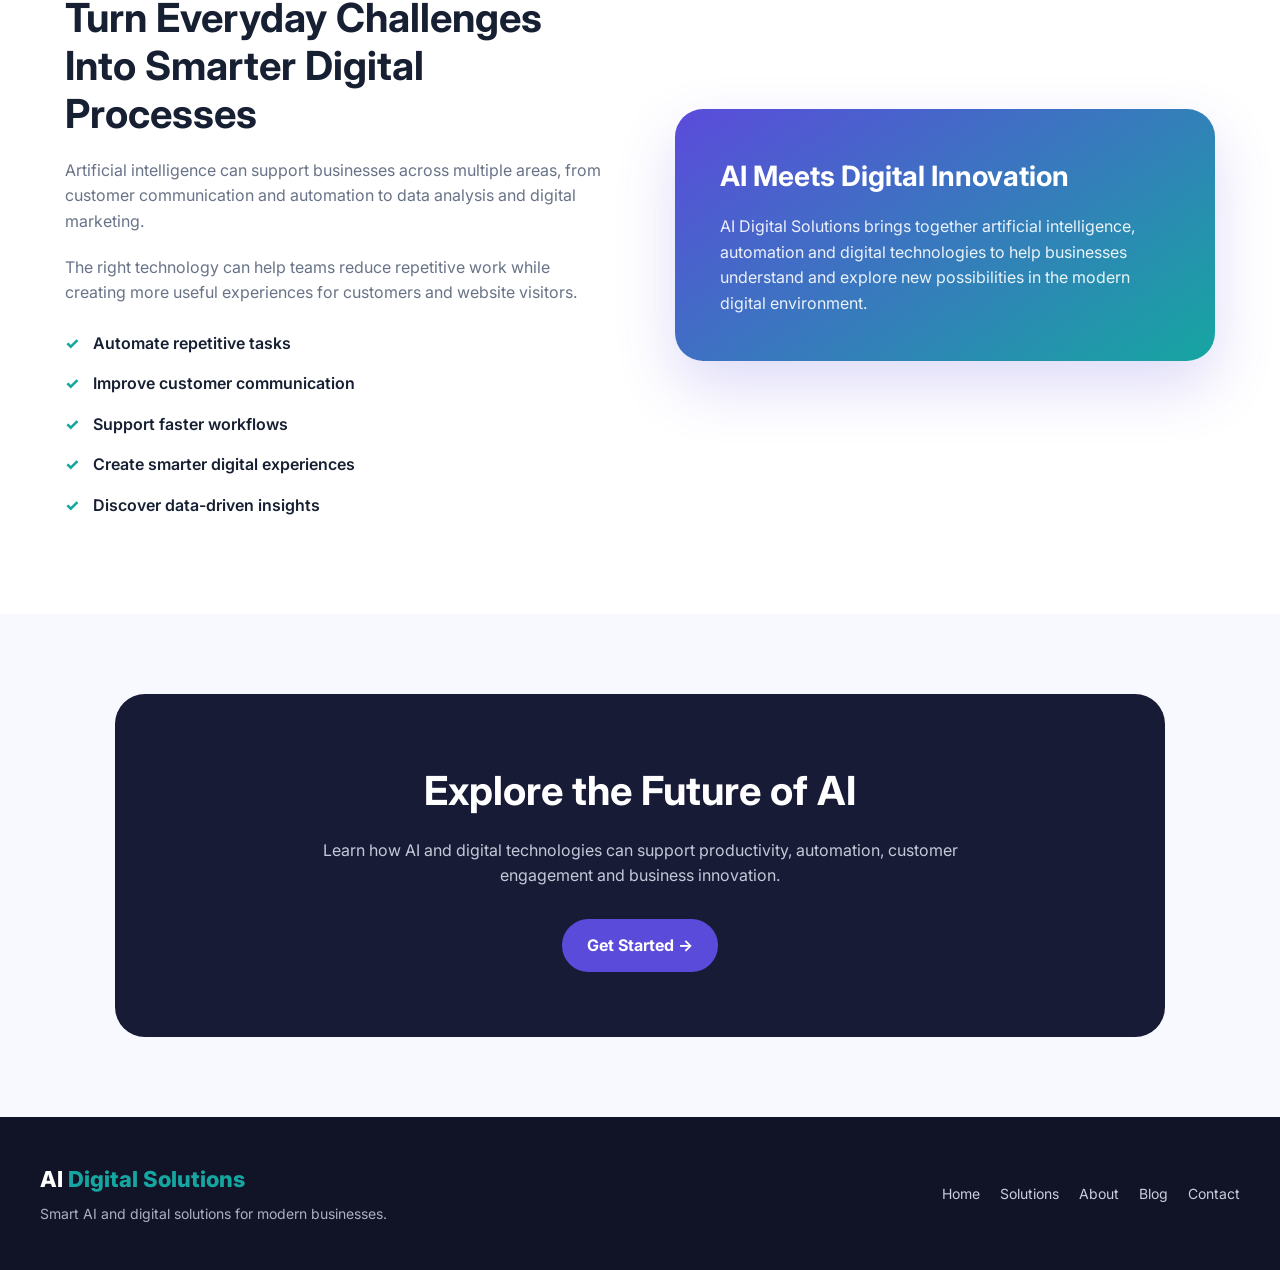
<file: solutions.html>
<!DOCTYPE html>
<html lang="en">

<head>
    <meta charset="UTF-8">

    <meta name="viewport" content="width=device-width, initial-scale=1.0">

    <meta name="description"
        content="Explore AI Digital Solutions including AI tools, AI chatbots, business automation, digital analytics, AI marketing and digital transformation solutions.">

    <meta name="keywords"
        content="AI Digital Solutions, AI solutions, AI tools, AI chatbot, business automation, digital transformation, AI marketing, AI analytics">

    <meta name="author" content="AI Digital Solutions">

    <meta name="robots" content="index, follow">

    <title>AI Solutions | AI Digital Solutions for Modern Business</title>

    <link rel="preconnect" href="https://fonts.googleapis.com">
    <link rel="preconnect" href="https://fonts.gstatic.com" crossorigin>

    <link href="https://fonts.googleapis.com/css2?family=Inter:wght@400;500;600;700;800&display=swap"
        rel="stylesheet">

    <style>
        * {
            margin: 0;
            padding: 0;
            box-sizing: border-box;
        }

        html {
            scroll-behavior: smooth;
        }

        body {
            font-family: "Inter", sans-serif;
            background: #f7f9ff;
            color: #172033;
            line-height: 1.6;
        }

        a {
            text-decoration: none;
            color: inherit;
        }

        /* NAVBAR */

        header {
            position: sticky;
            top: 0;
            z-index: 1000;
            background: rgba(255, 255, 255, 0.95);
            backdrop-filter: blur(12px);
            border-bottom: 1px solid #e8ebf4;
        }

        .navbar {
            max-width: 1200px;
            margin: auto;
            padding: 18px 25px;

            display: flex;
            justify-content: space-between;
            align-items: center;
        }

        .logo {
            font-size: 23px;
            font-weight: 800;
            color: #5b4bdb;
        }

        .logo span {
            color: #16a6a1;
        }

        nav {
            display: flex;
            align-items: center;
            gap: 28px;
        }

        nav a {
            color: #4b5568;
            font-size: 14px;
            font-weight: 600;
            transition: 0.3s;
        }

        nav a:hover {
            color: #5b4bdb;
        }

        .active {
            color: #5b4bdb !important;
        }

        .nav-button {
            background: #5b4bdb;
            color: white !important;
            padding: 10px 18px;
            border-radius: 25px;
        }

        .nav-button:hover {
            background: #4636c4;
        }

        /* HERO */

        .page-hero {
            text-align: center;
            padding: 95px 25px 80px;

            background:
                radial-gradient(circle at top left,
                    rgba(91, 75, 219, 0.12),
                    transparent 35%),
                radial-gradient(circle at top right,
                    rgba(22, 166, 161, 0.12),
                    transparent 35%);
        }

        .badge {
            display: inline-block;
            padding: 8px 16px;
            border-radius: 30px;

            background: #eeecff;
            color: #5748d5;

            font-size: 13px;
            font-weight: 700;

            margin-bottom: 20px;
        }

        .page-hero h1 {
            font-size: clamp(40px, 5vw, 60px);
            line-height: 1.1;
            letter-spacing: -1.5px;
            margin-bottom: 20px;
        }

        .page-hero h1 span {
            color: #5b4bdb;
        }

        .page-hero p {
            max-width: 720px;
            margin: auto;

            font-size: 17px;
            color: #687387;
        }

        /* MAIN */

        .container {
            max-width: 1200px;
            margin: auto;
            padding: 80px 25px;
        }

        .section-title {
            text-align: center;
            margin-bottom: 50px;
        }

        .section-title h2 {
            font-size: 38px;
            margin-bottom: 12px;
        }

        .section-title p {
            max-width: 700px;
            margin: auto;
            color: #687387;
        }

        /* SOLUTION GRID */

        .solution-grid {
            display: grid;
            grid-template-columns: repeat(3, 1fr);
            gap: 25px;
        }

        .solution-card {
            background: white;
            border: 1px solid #e7e9f2;

            padding: 32px;

            border-radius: 22px;

            transition: 0.3s;

            position: relative;
            overflow: hidden;
        }

        .solution-card::before {
            content: "";

            position: absolute;

            top: 0;
            left: 0;

            width: 100%;
            height: 4px;

            background: linear-gradient(90deg, #5b4bdb, #16a6a1);
        }

        .solution-card:hover {
            transform: translateY(-8px);

            box-shadow:
                0 20px 50px rgba(40, 50, 100, 0.12);
        }

        .solution-icon {
            width: 62px;
            height: 62px;

            display: flex;
            justify-content: center;
            align-items: center;

            background: #eeecff;

            border-radius: 17px;

            font-size: 28px;

            margin-bottom: 22px;
        }

        .solution-card h3 {
            font-size: 21px;
            margin-bottom: 12px;
        }

        .solution-card p {
            color: #687387;
            font-size: 15px;
            margin-bottom: 18px;
        }

        .learn-more {
            color: #5b4bdb;
            font-size: 14px;
            font-weight: 700;
        }

        .learn-more:hover {
            color: #16a6a1;
        }

        /* FEATURE SECTION */

        .feature-section {
            background: white;
        }

        .feature {
            display: grid;

            grid-template-columns: 1fr 1fr;

            gap: 70px;

            align-items: center;
        }

        .feature-content h2 {
            font-size: 40px;
            line-height: 1.2;

            margin-bottom: 20px;
        }

        .feature-content p {
            color: #687387;

            margin-bottom: 20px;
        }

        .feature-list {
            list-style: none;
            margin-top: 25px;
        }

        .feature-list li {
            margin-bottom: 15px;

            font-weight: 600;
        }

        .feature-list li::before {
            content: "✓";

            color: #16a6a1;

            font-weight: 800;

            margin-right: 10px;
        }

        .feature-box {
            background: linear-gradient(
                145deg,
                #5b4bdb,
                #16a6a1
            );

            color: white;

            padding: 45px;

            border-radius: 28px;

            box-shadow:
                0 25px 60px rgba(91, 75, 219, 0.2);
        }

        .feature-box h3 {
            font-size: 28px;
            margin-bottom: 15px;
        }

        .feature-box p {
            color: rgba(255, 255, 255, 0.9);
        }

        /* CTA */

        .cta-section {
            padding: 80px 25px;
        }

        .cta {
            max-width: 1050px;

            margin: auto;

            padding: 65px 35px;

            text-align: center;

            background: #171b35;

            color: white;

            border-radius: 30px;
        }

        .cta h2 {
            font-size: 40px;
            margin-bottom: 15px;
        }

        .cta p {
            max-width: 650px;

            margin: auto;

            color: #c4c9d9;

            margin-bottom: 30px;
        }

        .cta-button {
            display: inline-block;

            background: #5b4bdb;

            color: white;

            padding: 14px 25px;

            border-radius: 30px;

            font-weight: 700;

            transition: 0.3s;
        }

        .cta-button:hover {
            background: #16a6a1;

            transform: translateY(-3px);
        }

        /* FOOTER */

        footer {
            background: #111426;

            color: white;

            padding: 45px 25px;
        }

        .footer-content {
            max-width: 1200px;

            margin: auto;

            display: flex;

            justify-content: space-between;

            align-items: center;

            gap: 30px;
        }

        .footer-logo {
            font-size: 22px;
            font-weight: 800;
        }

        .footer-logo span {
            color: #16a6a1;
        }

        .footer-text {
            color: #aab0c2;
            font-size: 14px;
            margin-top: 5px;
        }

        .footer-links {
            display: flex;
            gap: 20px;
        }

        .footer-links a {
            color: #c9cede;
            font-size: 14px;
        }

        .footer-links a:hover {
            color: white;
        }

        /* RESPONSIVE */

        @media (max-width: 900px) {

            .solution-grid {
                grid-template-columns: repeat(2, 1fr);
            }

            .feature {
                grid-template-columns: 1fr;
            }

            nav {
                gap: 15px;
            }
        }

        @media (max-width: 650px) {

            .navbar {
                flex-direction: column;
                gap: 15px;
            }

            nav {
                flex-wrap: wrap;
                justify-content: center;
            }

            .solution-grid {
                grid-template-columns: 1fr;
            }

            .page-hero {
                padding-top: 65px;
            }

            .section-title h2,
            .feature-content h2,
            .cta h2 {
                font-size: 30px;
            }

            .footer-content {
                flex-direction: column;
                text-align: center;
            }

            .footer-links {
                flex-wrap: wrap;
                justify-content: center;
            }
        }
    </style>

    <!-- WebSite Schema -->

    <script type="application/ld+json">
    {
        "@context": "https://schema.org",
        "@type": "WebPage",
        "name": "AI Solutions",
        "description": "Explore AI-powered digital solutions including AI tools, chatbots, business automation and digital transformation.",
        "url": "https://your-domain.com/solutions.html"
    }
    </script>

</head>


<body>


    <!-- NAVIGATION -->

    <header>

        <div class="navbar">

            <a href="index.html" class="logo">
                AI <span>Digital Solutions</span>
            </a>

            <nav>

                <a href="index.html">
                    Home
                </a>

                <a href="solutions.html" class="active">
                    Solutions
                </a>

                <a href="about.html">
                    About
                </a>

                <a href="blog.html">
                    Blog
                </a>

                <a href="contact.html" class="nav-button">
                    Contact
                </a>

            </nav>

        </div>

    </header>


    <!-- PAGE HERO -->

    <section class="page-hero">

        <span class="badge">
            💡 AI & Digital Innovation
        </span>

        <h1>
            Explore Our
            <span>AI Solutions</span>
        </h1>

        <p>
            Discover practical AI-powered solutions designed to help
            businesses automate processes, improve customer experiences,
            and build smarter digital operations.
        </p>

    </section>


    <!-- SOLUTIONS -->

    <main>

        <section>

            <div class="container">

                <div class="section-title">

                    <h2>
                        Smart Solutions for Modern Businesses
                    </h2>

                    <p>
                        From intelligent chatbots to business automation,
                        explore technologies that can support digital growth
                        and improve everyday business operations.
                    </p>

                </div>


                <div class="solution-grid">


                    <!-- CARD 1 -->

                    <article class="solution-card">

                        <div class="solution-icon">
                            🤖
                        </div>

                        <h3>
                            AI Tools
                        </h3>

                        <p>
                            Explore AI-powered tools that can assist with
                            content creation, research, productivity,
                            communication and business tasks.
                        </p>

                        <a href="#" class="learn-more">
                            Explore AI Tools →
                        </a>

                    </article>


                    <!-- CARD 2 -->

                    <article class="solution-card">

                        <div class="solution-icon">
                            💬
                        </div>

                        <h3>
                            AI Chatbots
                        </h3>

                        <p>
                            Use intelligent chatbots to answer visitor
                            questions, provide information and create
                            interactive website experiences.
                        </p>

                        <a href="#" class="learn-more">
                            Explore Chatbots →
                        </a>

                    </article>


                    <!-- CARD 3 -->

                    <article class="solution-card">

                        <div class="solution-icon">
                            ⚙️
                        </div>

                        <h3>
                            Business Automation
                        </h3>

                        <p>
                            Simplify repetitive workflows and reduce manual
                            tasks with smart automation technologies.
                        </p>

                        <a href="#" class="learn-more">
                            Explore Automation →
                        </a>

                    </article>


                    <!-- CARD 4 -->

                    <article class="solution-card">

                        <div class="solution-icon">
                            📊
                        </div>

                        <h3>
                            AI Analytics
                        </h3>

                        <p>
                            Use data and AI-powered insights to understand
                            digital performance and identify improvement
                            opportunities.
                        </p>

                        <a href="#" class="learn-more">
                            Explore Analytics →
                        </a>

                    </article>


                    <!-- CARD 5 -->

                    <article class="solution-card">

                        <div class="solution-icon">
                            📣
                        </div>

                        <h3>
                            AI Marketing
                        </h3>

                        <p>
                            Explore AI-assisted marketing solutions for
                            content planning, customer engagement and
                            digital communication.
                        </p>

                        <a href="#" class="learn-more">
                            Explore Marketing →
                        </a>

                    </article>


                    <!-- CARD 6 -->

                    <article class="solution-card">

                        <div class="solution-icon">
                            🌐
                        </div>

                        <h3>
                            Digital Transformation
                        </h3>

                        <p>
                            Discover modern technologies that can help
                            businesses create connected and efficient
                            digital experiences.
                        </p>

                        <a href="#" class="learn-more">
                            Learn More →
                        </a>

                    </article>

                </div>

            </div>

        </section>


        <!-- FEATURE -->

        <section class="feature-section">

            <div class="container">

                <div class="feature">


                    <div class="feature-content">

                        <span class="badge">
                            Why AI Solutions?
                        </span>

                        <h2>
                            Turn Everyday Challenges Into Smarter Digital Processes
                        </h2>

                        <p>
                            Artificial intelligence can support businesses
                            across multiple areas, from customer communication
                            and automation to data analysis and digital marketing.
                        </p>

                        <p>
                            The right technology can help teams reduce repetitive
                            work while creating more useful experiences for
                            customers and website visitors.
                        </p>


                        <ul class="feature-list">

                            <li>
                                Automate repetitive tasks
                            </li>

                            <li>
                                Improve customer communication
                            </li>

                            <li>
                                Support faster workflows
                            </li>

                            <li>
                                Create smarter digital experiences
                            </li>

                            <li>
                                Discover data-driven insights
                            </li>

                        </ul>

                    </div>


                    <div class="feature-box">

                        <h3>
                            AI Meets Digital Innovation
                        </h3>

                        <p>
                            AI Digital Solutions brings together artificial
                            intelligence, automation and digital technologies
                            to help businesses understand and explore new
                            possibilities in the modern digital environment.
                        </p>

                    </div>

                </div>

            </div>

        </section>


        <!-- CTA -->

        <section class="cta-section">

            <div class="cta">

                <h2>
                    Explore the Future of AI
                </h2>

                <p>
                    Learn how AI and digital technologies can support
                    productivity, automation, customer engagement and
                    business innovation.
                </p>

                <a href="contact.html" class="cta-button">
                    Get Started →
                </a>

            </div>

        </section>

    </main>


    <!-- FOOTER -->

    <footer>

        <div class="footer-content">

            <div>

                <div class="footer-logo">
                    AI <span>Digital Solutions</span>
                </div>

                <p class="footer-text">
                    Smart AI and digital solutions for modern businesses.
                </p>

            </div>


            <div class="footer-links">

                <a href="index.html">
                    Home
                </a>

                <a href="solutions.html">
                    Solutions
                </a>

                <a href="about.html">
                    About
                </a>

                <a href="blog.html">
                    Blog
                </a>

                <a href="contact.html">
                    Contact
                </a>

            </div>

        </div>

    </footer>


</body>

</html>
</file>
